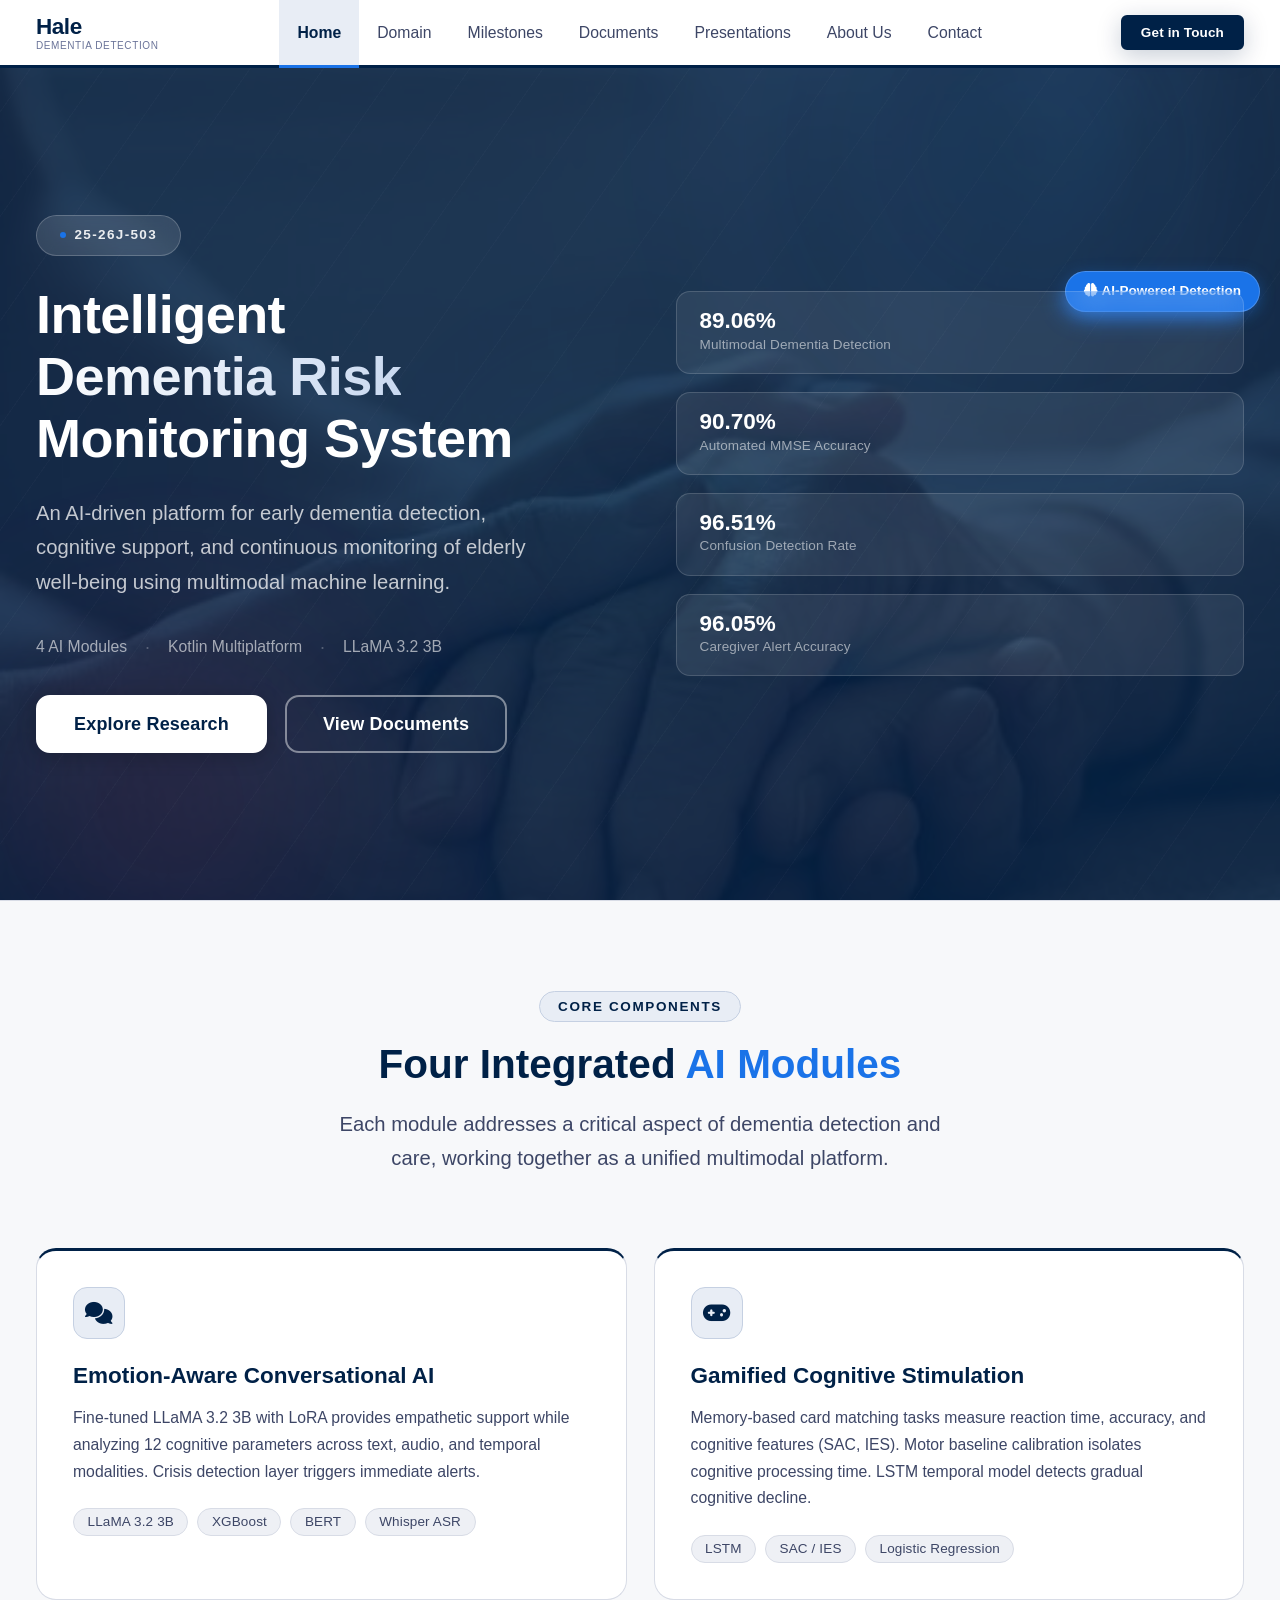
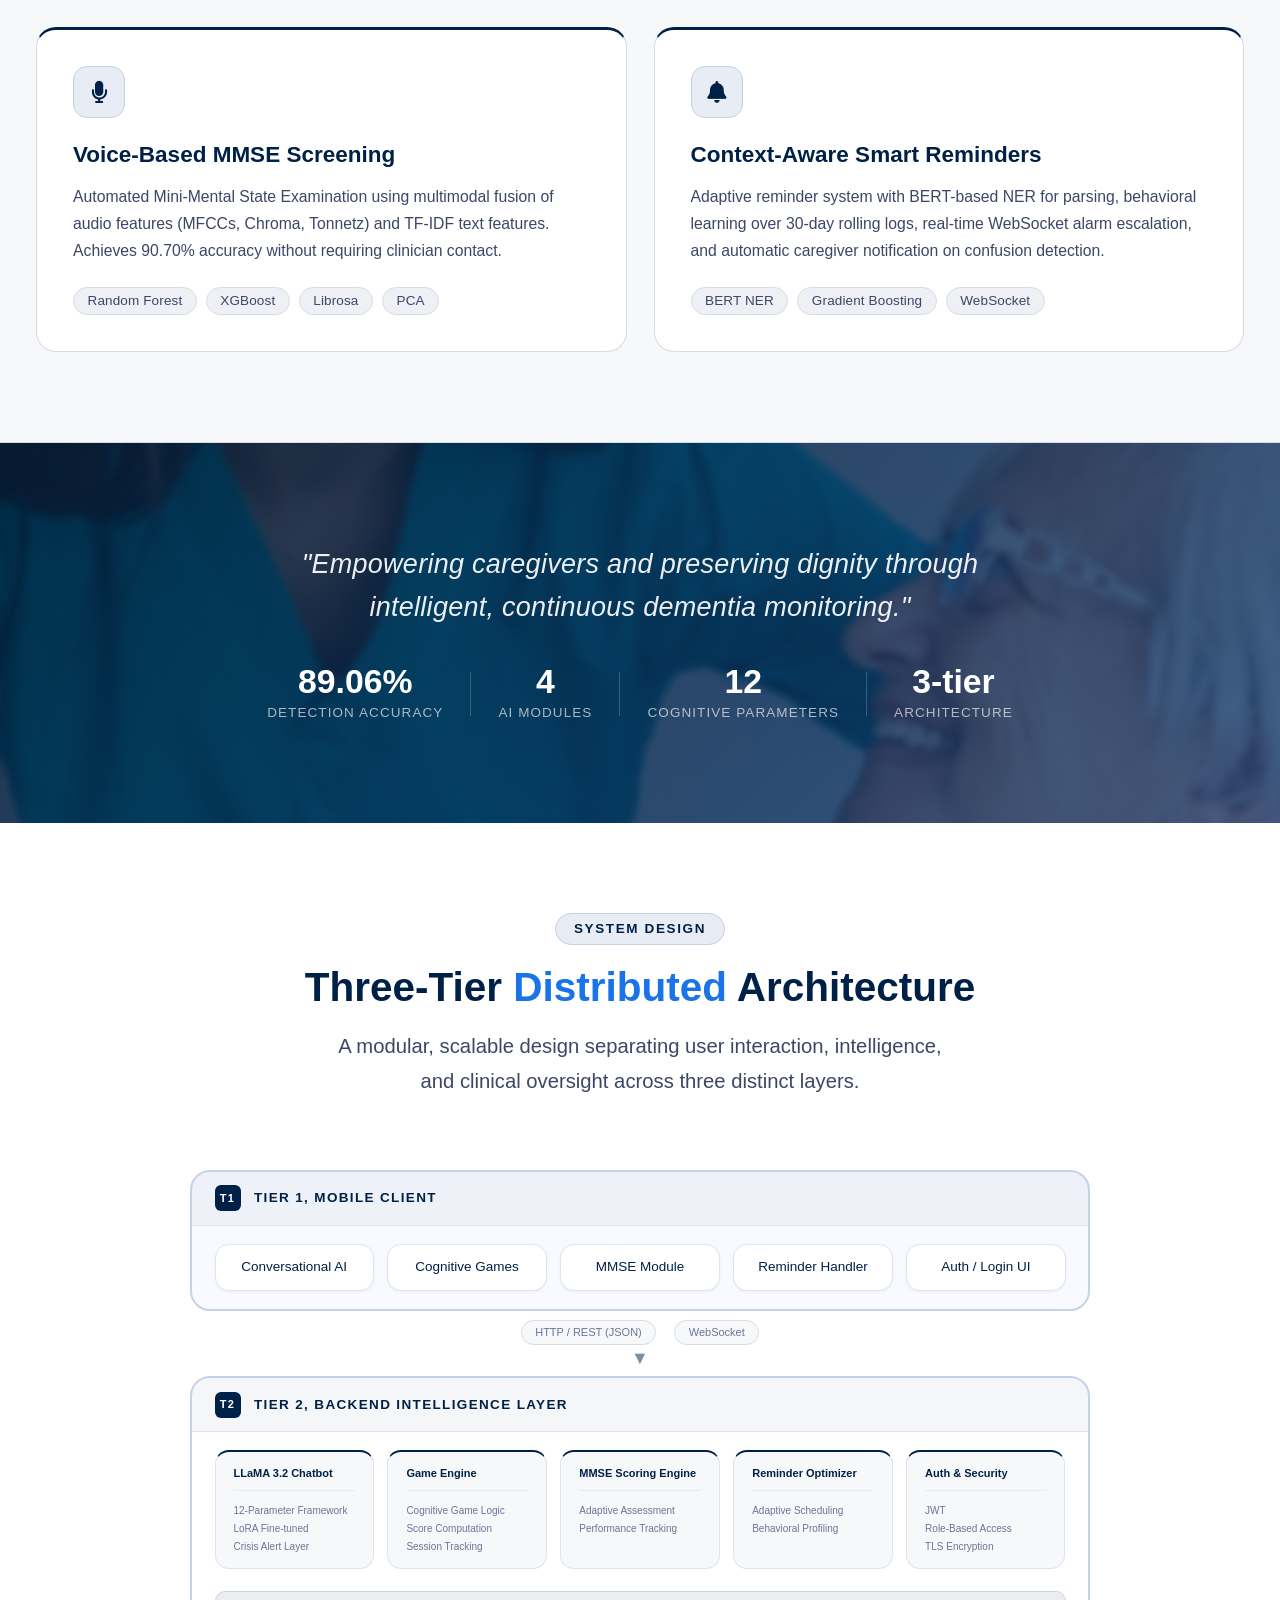
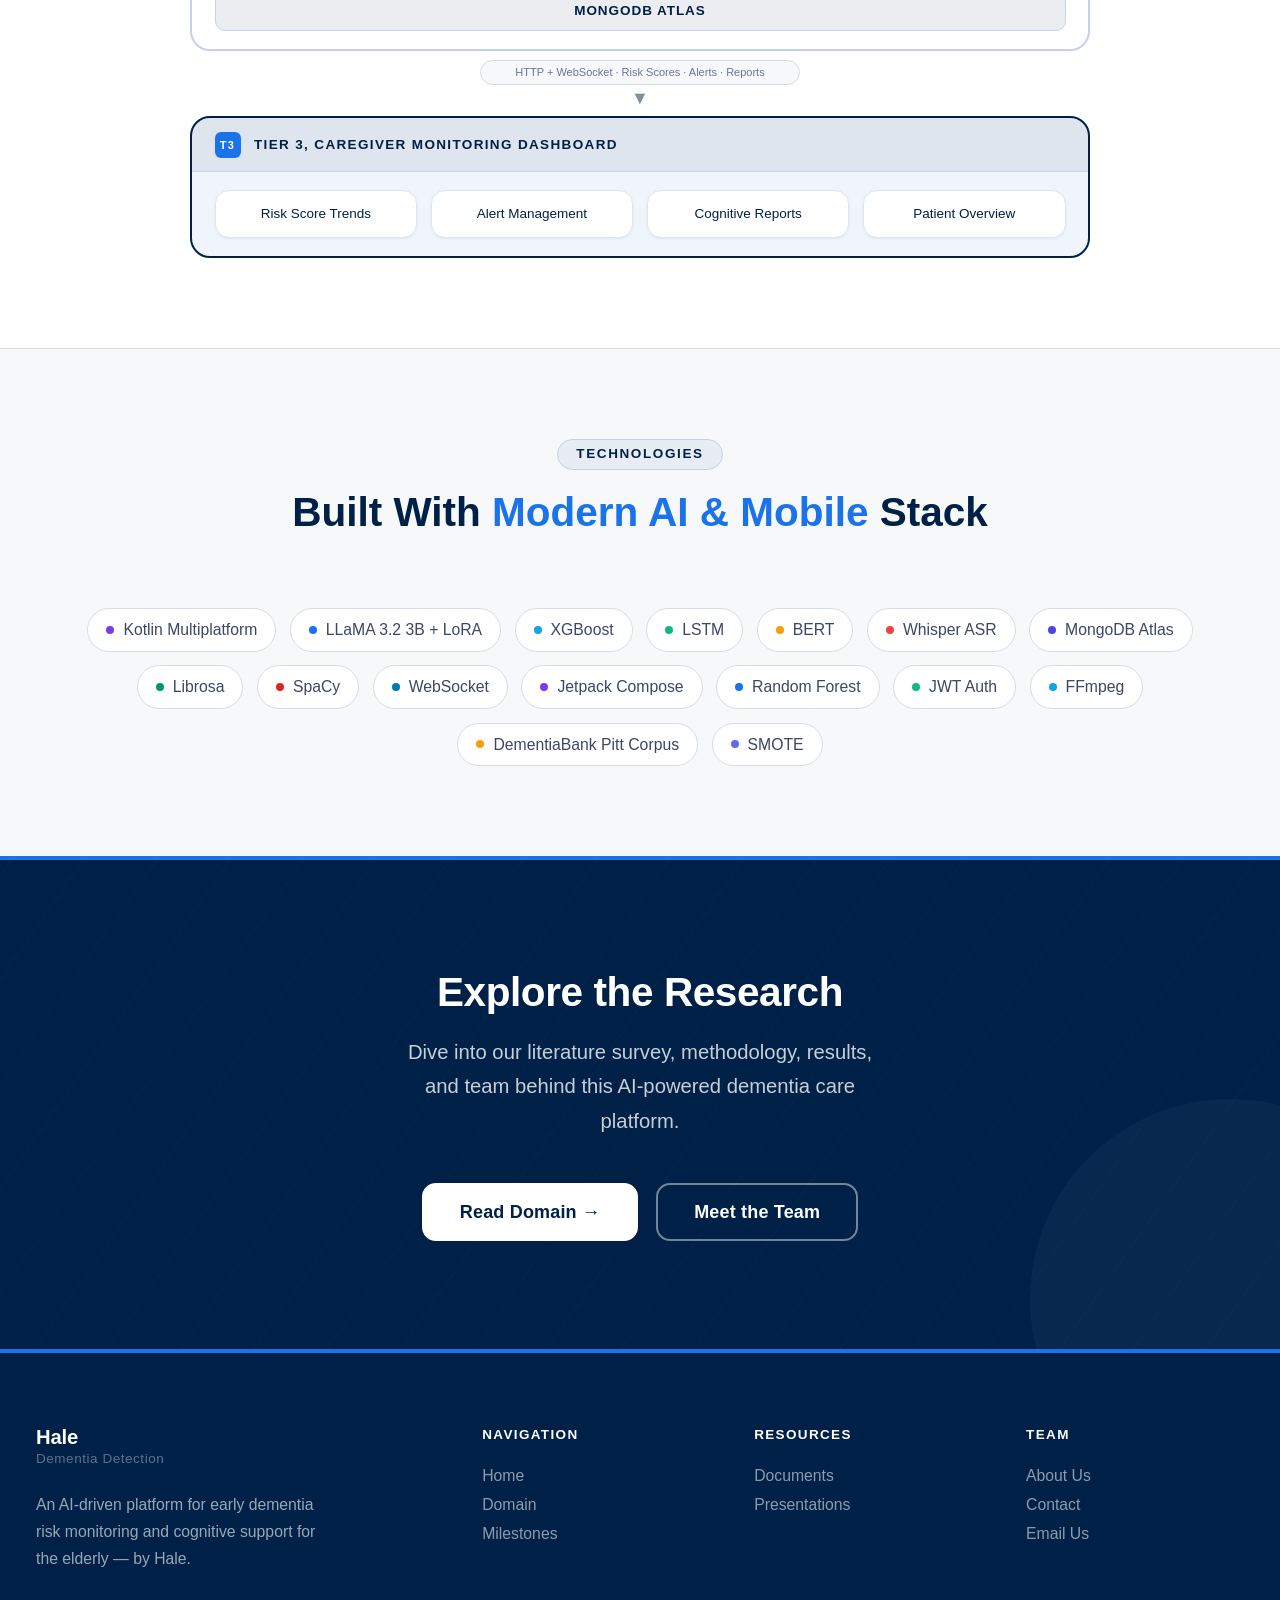
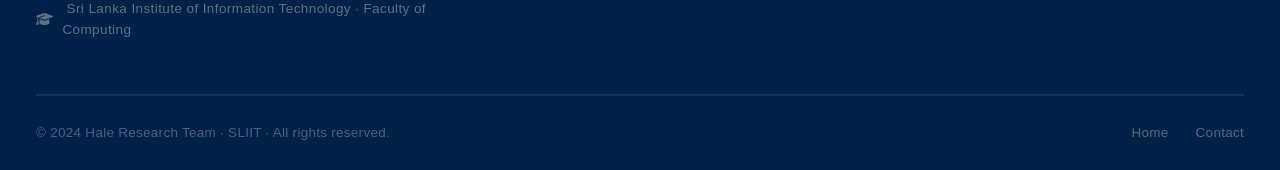
<file: index.html>
<!DOCTYPE html>
<html lang="en">
<head>
  <meta charset="UTF-8" />
  <meta name="viewport" content="width=device-width, initial-scale=1.0" />
  <meta name="description" content="Intelligent Dementia Risk Monitoring and Cognitive Support System, SLIIT Research Project" />
  <title>Hale, Dementia Risk Monitoring Research</title>
  <link rel="stylesheet" href="css/main.css" />
  <link rel="stylesheet" href="css/components/navbar.css" />
  <link rel="stylesheet" href="css/components/footer.css" />
  <link rel="stylesheet" href="css/components/cards.css" />
  <link rel="stylesheet" href="css/components/hero.css" />
  <link rel="stylesheet" href="css/pages/home.css" />
  <link rel="stylesheet" href="css/responsive.css" />
</head>
<body>

  <header class="navbar" role="banner"></header>

  <!-- ══ HERO ══ -->
  <section class="hero">
    <div class="hero__bg">
      <img class="hero__bg-photo" src="assets/images/home/home1.jpeg" alt="" />
      <div class="hero__blob hero__blob--1"></div>
      <div class="hero__blob hero__blob--2"></div>
      <div class="hero__blob hero__blob--3"></div>
      <div class="hero__grid"></div>
    </div>

    <div class="hero__inner">
      <div class="hero__content">
        <div class="hero__tag">
          <span class="hero__tag-dot"></span>
          25-26J-503
        </div>
        <h1 class="hero__title">
          Intelligent<br />
          <span class="hero__title-highlight">Dementia Risk</span><br />
          Monitoring System
        </h1>
        <p class="hero__subtitle">
          An AI-driven platform for early dementia detection, cognitive support,
          and continuous monitoring of elderly well-being using multimodal machine learning.
        </p>
        <div class="hero__meta">
          <span class="hero__meta-item">4 AI Modules</span>
          <span class="hero__meta-dot">·</span>
          <span class="hero__meta-item">Kotlin Multiplatform</span>
          <span class="hero__meta-dot">·</span>
          <span class="hero__meta-item">LLaMA 3.2 3B</span>
        </div>
        <div class="hero__actions">
          <a href="html/domain.html" class="btn btn--primary btn--lg">Explore Research</a>
          <a href="html/documents.html" class="btn btn--outline btn--lg">View Documents</a>
        </div>
      </div>

      <div class="hero__visual">
        <div class="hero__float-badge hero__float-badge--1">
          <i class="fa-solid fa-brain"></i> AI-Powered Detection
        </div>
        <div class="hero__card-stack">
          <div class="hero__metric">
            <div class="hero__metric-body">
              <div class="hero__metric-value">89.06%</div>
              <div class="hero__metric-label">Multimodal Dementia Detection</div>
            </div>
          </div>
          <div class="hero__metric">
            <div class="hero__metric-body">
              <div class="hero__metric-value">90.70%</div>
              <div class="hero__metric-label">Automated MMSE Accuracy</div>
            </div>
          </div>
          <div class="hero__metric">
            <div class="hero__metric-body">
              <div class="hero__metric-value">96.51%</div>
              <div class="hero__metric-label">Confusion Detection Rate</div>
            </div>
          </div>
          <div class="hero__metric">
            <div class="hero__metric-body">
              <div class="hero__metric-value">96.05%</div>
              <div class="hero__metric-label">Caregiver Alert Accuracy</div>
            </div>
          </div>
        </div>

      </div>
    </div>
  </section>

  <!-- ══ MODULES ══ -->
  <section class="section modules-section">
    <div class="container">
      <div class="section-header">
        <span class="section-label">Core Components</span>
        <h2 class="section-title">Four Integrated <span>AI Modules</span></h2>
        <p class="section-desc">
          Each module addresses a critical aspect of dementia detection and care,
          working together as a unified multimodal platform.
        </p>
      </div>
      <div class="modules-grid" data-stagger>
        <div class="feature-card reveal">
          <div class="feature-card__icon"><i class="fa-solid fa-comments"></i></div>
          <h3 class="feature-card__title">Emotion-Aware Conversational AI</h3>
          <p class="feature-card__desc">Fine-tuned LLaMA 3.2 3B with LoRA provides empathetic support while analyzing 12 cognitive parameters across text, audio, and temporal modalities. Crisis detection layer triggers immediate alerts.</p>
          <div class="feature-card__tags">
            <span class="feature-card__tag">LLaMA 3.2 3B</span>
            <span class="feature-card__tag">XGBoost</span>
            <span class="feature-card__tag">BERT</span>
            <span class="feature-card__tag">Whisper ASR</span>
          </div>
        </div>
        <div class="feature-card reveal reveal-delay-1">
          <div class="feature-card__icon"><i class="fa-solid fa-gamepad"></i></div>
          <h3 class="feature-card__title">Gamified Cognitive Stimulation</h3>
          <p class="feature-card__desc">Memory-based card matching tasks measure reaction time, accuracy, and cognitive features (SAC, IES). Motor baseline calibration isolates cognitive processing time. LSTM temporal model detects gradual cognitive decline.</p>
          <div class="feature-card__tags">
            <span class="feature-card__tag">LSTM</span>
            <span class="feature-card__tag">SAC / IES</span>
            <span class="feature-card__tag">Logistic Regression</span>
          </div>
        </div>
        <div class="feature-card reveal reveal-delay-2">
          <div class="feature-card__icon"><i class="fa-solid fa-microphone"></i></div>
          <h3 class="feature-card__title">Voice-Based MMSE Screening</h3>
          <p class="feature-card__desc">Automated Mini-Mental State Examination using multimodal fusion of audio features (MFCCs, Chroma, Tonnetz) and TF-IDF text features. Achieves 90.70% accuracy without requiring clinician contact.</p>
          <div class="feature-card__tags">
            <span class="feature-card__tag">Random Forest</span>
            <span class="feature-card__tag">XGBoost</span>
            <span class="feature-card__tag">Librosa</span>
            <span class="feature-card__tag">PCA</span>
          </div>
        </div>
        <div class="feature-card reveal reveal-delay-3">
          <div class="feature-card__icon"><i class="fa-solid fa-bell"></i></div>
          <h3 class="feature-card__title">Context-Aware Smart Reminders</h3>
          <p class="feature-card__desc">Adaptive reminder system with BERT-based NER for parsing, behavioral learning over 30-day rolling logs, real-time WebSocket alarm escalation, and automatic caregiver notification on confusion detection.</p>
          <div class="feature-card__tags">
            <span class="feature-card__tag">BERT NER</span>
            <span class="feature-card__tag">Gradient Boosting</span>
            <span class="feature-card__tag">WebSocket</span>
          </div>
        </div>
      </div>
    </div>
  </section>

  <!-- ══ PARALLAX IMAGE BANNER ══ -->
  <div class="home-parallax">
    <div class="home-parallax__bg" style="background-image:url('assets/images/home/home2.jpeg')"></div>
    <div class="home-parallax__overlay"></div>
    <div class="home-parallax__content">
      <div class="container">
        <p class="home-parallax__quote">
          "Empowering caregivers and preserving dignity through intelligent, continuous dementia monitoring."
        </p>
        <div class="home-parallax__stats">
          <div class="hps-item"><span class="hps-value">89.06%</span><span class="hps-label">Detection Accuracy</span></div>
          <div class="hps-sep"></div>
          <div class="hps-item"><span class="hps-value">4</span><span class="hps-label">AI Modules</span></div>
          <div class="hps-sep"></div>
          <div class="hps-item"><span class="hps-value">12</span><span class="hps-label">Cognitive Parameters</span></div>
          <div class="hps-sep"></div>
          <div class="hps-item"><span class="hps-value">3-tier</span><span class="hps-label">Architecture</span></div>
        </div>
      </div>
    </div>
  </div>

  <!-- ══ ARCHITECTURE ══ -->
  <section class="section arch-section">
    <div class="container">
      <div class="section-header reveal">
        <span class="section-label">System Design</span>
        <h2 class="section-title">Three-Tier <span>Distributed</span> Architecture</h2>
        <p class="section-desc">A modular, scalable design separating user interaction, intelligence, and clinical oversight across three distinct layers.</p>
      </div>

      <!-- CSS Architecture Diagram -->
      <div class="arch-diagram reveal">

        <!-- Tier 1 -->
        <div class="arch-tier arch-tier--1">
          <div class="arch-tier__header">
            <span class="arch-tier__badge">T1</span>
            TIER 1, MOBILE CLIENT
          </div>
          <div class="arch-tier__nodes">
            <div class="arch-node"><span>Conversational AI</span></div>
            <div class="arch-node"><span>Cognitive Games</span></div>
            <div class="arch-node"><span>MMSE Module</span></div>
            <div class="arch-node"><span>Reminder Handler</span></div>
            <div class="arch-node"><span>Auth / Login UI</span></div>
          </div>
        </div>

        <!-- Arrow 1→2 -->
        <div class="arch-conn">
          <div class="arch-conn__labels">
            <span class="arch-conn__tag">HTTP / REST (JSON)</span>
            <span class="arch-conn__tag">WebSocket</span>
          </div>
          <div class="arch-conn__arrow">▼</div>
        </div>

        <!-- Tier 2 -->
        <div class="arch-tier arch-tier--2">
          <div class="arch-tier__header">
            <span class="arch-tier__badge">T2</span>
            TIER 2, BACKEND INTELLIGENCE LAYER
          </div>
          <div class="arch-tier__modules">
            <div class="arch-module">
              <div class="arch-module__name">LLaMA 3.2 Chatbot</div>
              <div class="arch-module__subs">
                <span>12-Parameter Framework</span>
                <span>LoRA Fine-tuned</span>
                <span>Crisis Alert Layer</span>
              </div>
            </div>
            <div class="arch-module">
              <div class="arch-module__name">Game Engine</div>
              <div class="arch-module__subs">
                <span>Cognitive Game Logic</span>
                <span>Score Computation</span>
                <span>Session Tracking</span>
              </div>
            </div>
            <div class="arch-module">
              <div class="arch-module__name">MMSE Scoring Engine</div>
              <div class="arch-module__subs">
                <span>Adaptive Assessment</span>
                <span>Performance Tracking</span>
              </div>
            </div>
            <div class="arch-module">
              <div class="arch-module__name">Reminder Optimizer</div>
              <div class="arch-module__subs">
                <span>Adaptive Scheduling</span>
                <span>Behavioral Profiling</span>
              </div>
            </div>
            <div class="arch-module">
              <div class="arch-module__name">Auth &amp; Security</div>
              <div class="arch-module__subs">
                <span>JWT</span>
                <span>Role-Based Access</span>
                <span>TLS Encryption</span>
              </div>
            </div>
          </div>
          <div class="arch-tier__db">MongoDB Atlas</div>
        </div>

        <!-- Arrow 2→3 -->
        <div class="arch-conn">
          <div class="arch-conn__labels">
            <span class="arch-conn__tag arch-conn__tag--wide">HTTP + WebSocket · Risk Scores · Alerts · Reports</span>
          </div>
          <div class="arch-conn__arrow">▼</div>
        </div>

        <!-- Tier 3 -->
        <div class="arch-tier arch-tier--3">
          <div class="arch-tier__header">
            <span class="arch-tier__badge">T3</span>
            TIER 3, CAREGIVER MONITORING DASHBOARD
          </div>
          <div class="arch-tier__nodes">
            <div class="arch-node"><span>Risk Score Trends</span></div>
            <div class="arch-node"><span>Alert Management</span></div>
            <div class="arch-node"><span>Cognitive Reports</span></div>
            <div class="arch-node"><span>Patient Overview</span></div>
          </div>
        </div>

      </div><!-- /arch-diagram -->
    </div>
  </section>

  <!-- ══ TECH STACK ══ -->
  <section class="section tech-section">
    <div class="container">
      <div class="section-header reveal">
        <span class="section-label">Technologies</span>
        <h2 class="section-title">Built With <span>Modern AI &amp; Mobile</span> Stack</h2>
      </div>

      <div class="tech-grid reveal">
        <span class="tech-pill"><span class="tech-pill__dot" style="background:#7c3aed"></span>Kotlin Multiplatform</span>
        <span class="tech-pill"><span class="tech-pill__dot" style="background:#1a73e8"></span>LLaMA 3.2 3B + LoRA</span>
        <span class="tech-pill"><span class="tech-pill__dot" style="background:#0ea5e9"></span>XGBoost</span>
        <span class="tech-pill"><span class="tech-pill__dot" style="background:#10b981"></span>LSTM</span>
        <span class="tech-pill"><span class="tech-pill__dot" style="background:#f59e0b"></span>BERT</span>
        <span class="tech-pill"><span class="tech-pill__dot" style="background:#ef4444"></span>Whisper ASR</span>
        <span class="tech-pill"><span class="tech-pill__dot" style="background:#4f46e5"></span>MongoDB Atlas</span>
        <span class="tech-pill"><span class="tech-pill__dot" style="background:#059669"></span>Librosa</span>
        <span class="tech-pill"><span class="tech-pill__dot" style="background:#dc2626"></span>SpaCy</span>
        <span class="tech-pill"><span class="tech-pill__dot" style="background:#0077b6"></span>WebSocket</span>
        <span class="tech-pill"><span class="tech-pill__dot" style="background:#7c3aed"></span>Jetpack Compose</span>
        <span class="tech-pill"><span class="tech-pill__dot" style="background:#1a73e8"></span>Random Forest</span>
        <span class="tech-pill"><span class="tech-pill__dot" style="background:#10b981"></span>JWT Auth</span>
        <span class="tech-pill"><span class="tech-pill__dot" style="background:#0ea5e9"></span>FFmpeg</span>
        <span class="tech-pill"><span class="tech-pill__dot" style="background:#f59e0b"></span>DementiaBank Pitt Corpus</span>
        <span class="tech-pill"><span class="tech-pill__dot" style="background:#6366f1"></span>SMOTE</span>
      </div>
    </div>
  </section>


  <!-- ══ CTA ══ -->
  <section class="cta-section">
    <div class="container">
      <div class="reveal">
        <h2 class="cta-section__title">Explore the Research</h2>
        <p class="cta-section__desc">Dive into our literature survey, methodology, results, and team behind this AI-powered dementia care platform.</p>
        <div class="flex-center gap-4" style="flex-wrap:wrap">
          <a href="html/domain.html" class="btn btn--primary btn--lg">Read Domain →</a>
          <a href="html/about.html" class="btn btn--outline btn--lg">Meet the Team</a>
        </div>
      </div>
    </div>
  </section>

  <footer class="footer"></footer>

  <script src="js/main.js"></script>
  <script src="js/components/navbar.js"></script>
  <script src="js/components/animations.js"></script>
</body>
</html>
</file>
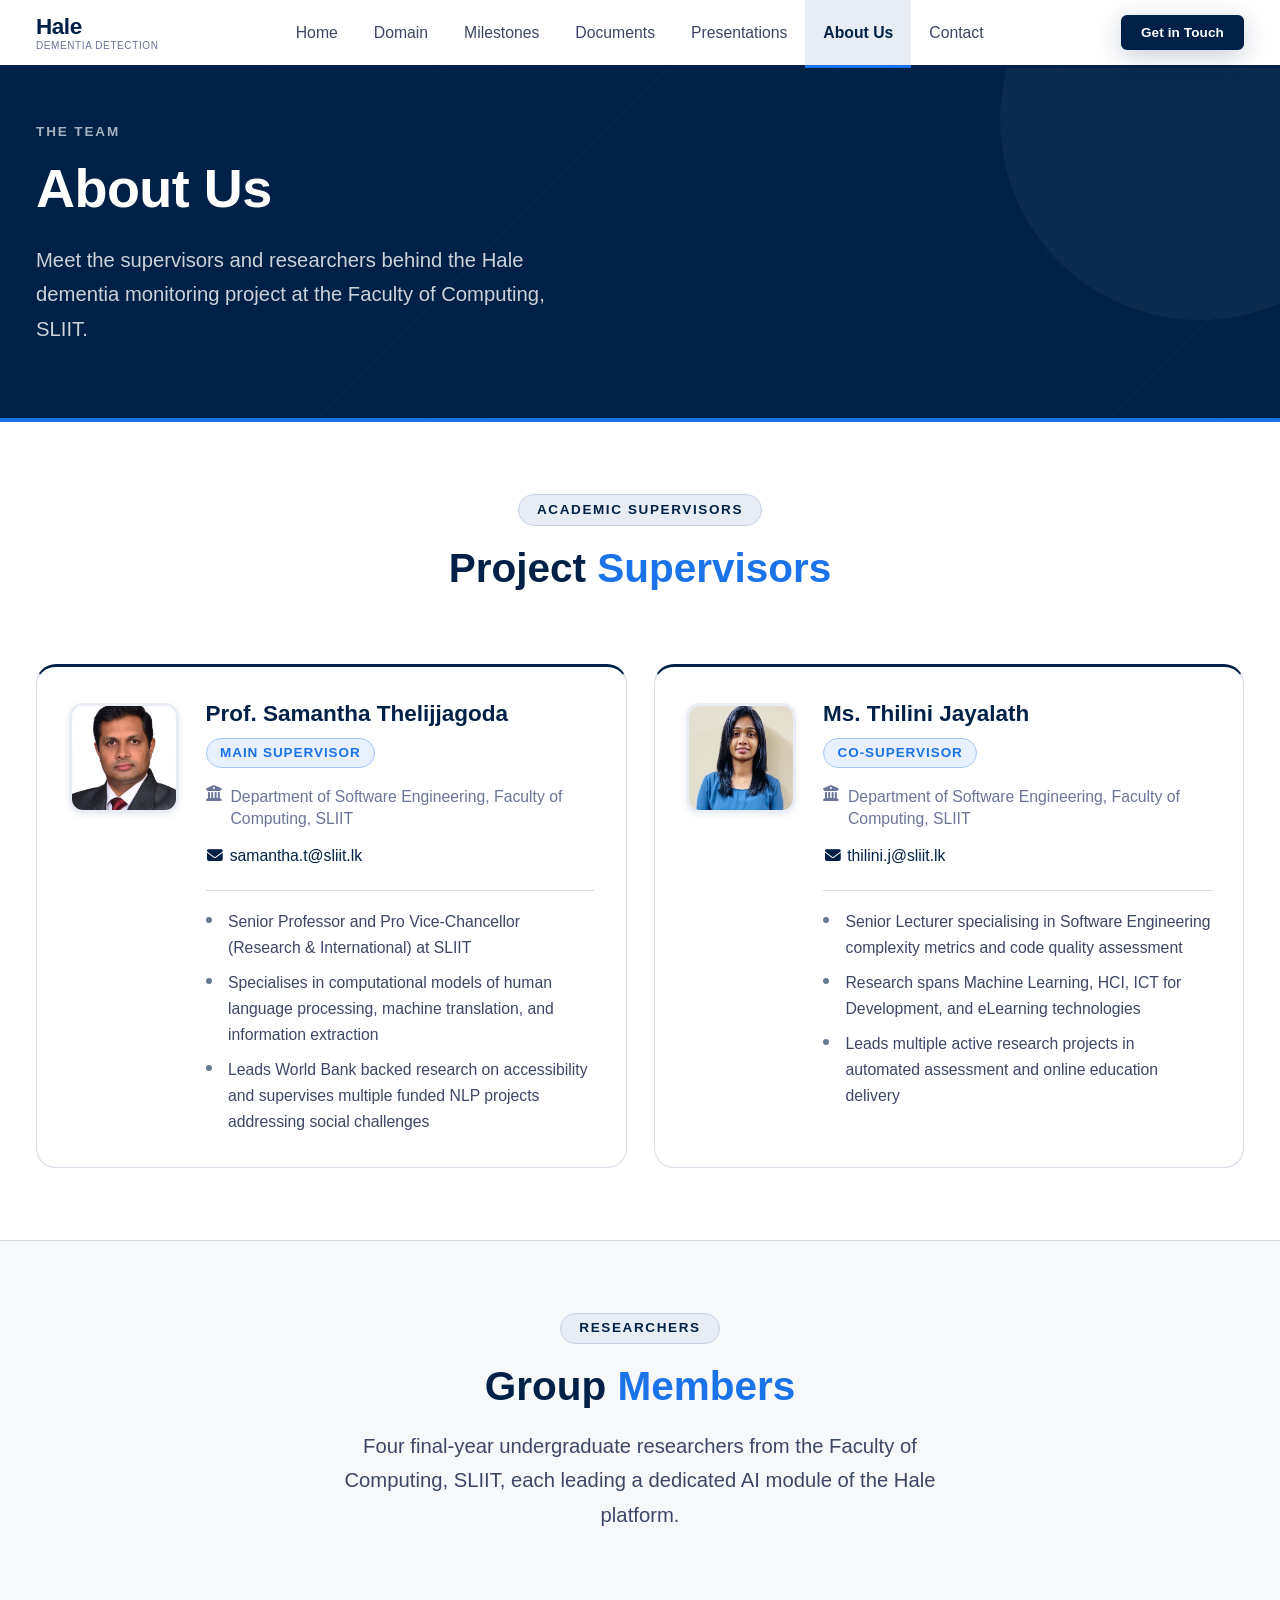
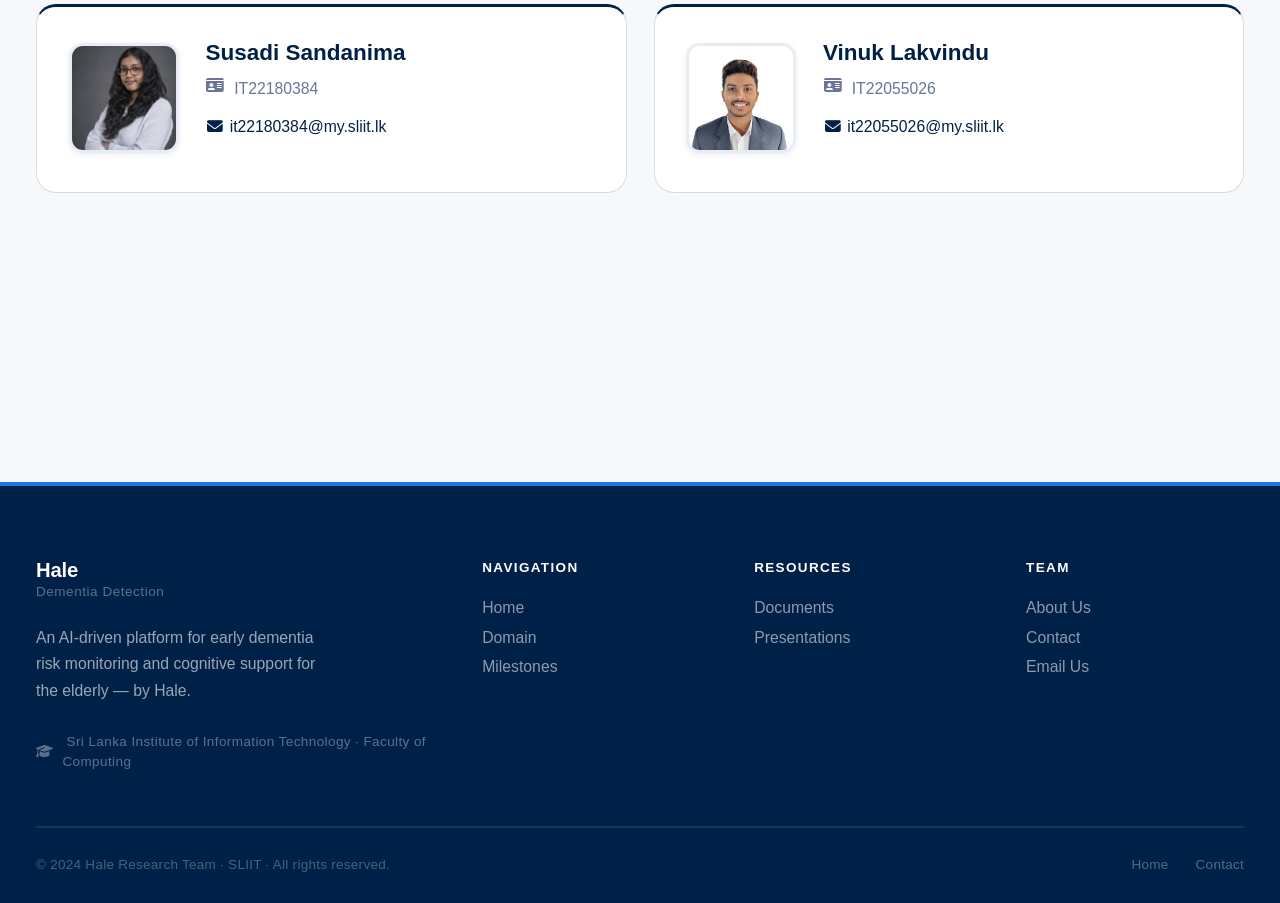
<file: html/about.html>
<!DOCTYPE html>
<html lang="en">
<head>
  <meta charset="UTF-8" />
  <meta name="viewport" content="width=device-width, initial-scale=1.0" />
  <meta name="description" content="About Us, Meet the Hale research team at SLIIT" />
  <title>About Us | Hale</title>

  <link rel="stylesheet" href="../css/main.css" />
  <link rel="stylesheet" href="../css/components/navbar.css" />
  <link rel="stylesheet" href="../css/components/footer.css" />
  <link rel="stylesheet" href="../css/components/cards.css" />
  <link rel="stylesheet" href="../css/pages/about.css" />
  <link rel="stylesheet" href="../css/responsive.css" />
</head>
<body>

  <header class="navbar" role="banner"></header>

  <!-- Page Banner -->
  <div class="page-banner">
    <div class="container">
      <div class="page-banner__label">The Team</div>
      <h1 class="page-banner__title">About Us</h1>
      <p class="page-banner__desc">
        Meet the supervisors and researchers behind the Hale dementia monitoring project
        at the Faculty of Computing, SLIIT.
      </p>
    </div>
  </div>

  <main class="about-page">

    <!-- ── Supervisors ── -->
    <section class="supervisors-section">
      <div class="container">
        <div class="section-header reveal">
          <span class="section-label">Academic Supervisors</span>
          <h2 class="section-title">Project <span>Supervisors</span></h2>
        </div>

        <div class="supervisors-grid">

          <div class="about-card reveal">
            <div class="about-card__photo-wrap">
              <img src="../assets/images/team/Samantha.jpg"
                   alt="Prof. Samantha Thelijjagoda"
                   class="about-card__photo"
                   onerror="this.style.display='none';this.nextElementSibling.style.display='flex'" />
              <div class="about-card__photo-placeholder" style="display:none">ST</div>
            </div>
            <div class="about-card__body">
              <div class="about-card__name">Prof. Samantha Thelijjagoda</div>
              <div class="about-card__role">Main Supervisor</div>
              <div class="about-card__meta">
                <i class="fa-solid fa-building-columns fa-fw"></i>
                Department of Software Engineering, Faculty of Computing, SLIIT
              </div>
              <a href="mailto:samantha.t@sliit.lk" class="about-card__email">
                <i class="fa-solid fa-envelope fa-fw"></i> samantha.t@sliit.lk
              </a>
              <div class="about-card__divider"></div>
              <ul class="about-card__points">
                <li>Senior Professor and Pro Vice-Chancellor (Research &amp; International) at SLIIT</li>
                <li>Specialises in computational models of human language processing, machine translation, and information extraction</li>
                <li>Leads World Bank backed research on accessibility and supervises multiple funded NLP projects addressing social challenges</li>
              </ul>
            </div>
          </div>

          <div class="about-card reveal reveal-delay-1">
            <div class="about-card__photo-wrap">
              <img src="../assets/images/team/thilinij-1600674933.jpg"
                   alt="Ms. Thilini Jayalath"
                   class="about-card__photo"
                   onerror="this.style.display='none';this.nextElementSibling.style.display='flex'" />
              <div class="about-card__photo-placeholder" style="display:none">TJ</div>
            </div>
            <div class="about-card__body">
              <div class="about-card__name">Ms. Thilini Jayalath</div>
              <div class="about-card__role">Co-Supervisor</div>
              <div class="about-card__meta">
                <i class="fa-solid fa-building-columns fa-fw"></i>
                Department of Software Engineering, Faculty of Computing, SLIIT
              </div>
              <a href="mailto:thilini.j@sliit.lk" class="about-card__email">
                <i class="fa-solid fa-envelope fa-fw"></i> thilini.j@sliit.lk
              </a>
              <div class="about-card__divider"></div>
              <ul class="about-card__points">
                <li>Senior Lecturer specialising in Software Engineering complexity metrics and code quality assessment</li>
                <li>Research spans Machine Learning, HCI, ICT for Development, and eLearning technologies</li>
                <li>Leads multiple active research projects in automated assessment and online education delivery</li>
              </ul>
            </div>
          </div>

        </div>
      </div>
    </section>

    <!-- ── Researchers ── -->
    <section class="researchers-section">
      <div class="container">
        <div class="section-header reveal">
          <span class="section-label">Researchers</span>
          <h2 class="section-title">Group <span>Members</span></h2>
          <p class="section-desc">
            Four final-year undergraduate researchers from the Faculty of Computing, SLIIT,
            each leading a dedicated AI module of the Hale platform.
          </p>
        </div>

        <div class="researcher-grid">

          <!-- Susadi Sandanima -->
          <div class="about-card reveal">
            <div class="about-card__photo-wrap">
              <img src="../assets/images/team/susadi.jpeg"
                   alt="Susadi Sandanima"
                   class="about-card__photo"
                   onerror="this.style.display='none';this.nextElementSibling.style.display='flex'" />
              <div class="about-card__photo-placeholder" style="display:none">SS</div>
            </div>
            <div class="about-card__body">
              <div class="about-card__name">Susadi Sandanima</div>

              <div class="about-card__meta">
                <i class="fa-solid fa-id-card fa-fw"></i> IT22180384
              </div>
              <a href="mailto:it22180384@my.sliit.lk" class="about-card__email">
                <i class="fa-solid fa-envelope fa-fw"></i> it22180384@my.sliit.lk
              </a>
            </div>
          </div>

          <!-- Vinuk Lakvindu -->
          <div class="about-card reveal reveal-delay-1">
            <div class="about-card__photo-wrap">
              <img src="../assets/images/team/vinuk.jpg"
                   alt="Vinuk Lakvindu"
                   class="about-card__photo"
                   onerror="this.style.display='none';this.nextElementSibling.style.display='flex'" />
              <div class="about-card__photo-placeholder" style="display:none">VL</div>
            </div>
            <div class="about-card__body">
              <div class="about-card__name">Vinuk Lakvindu</div>

              <div class="about-card__meta">
                <i class="fa-solid fa-id-card fa-fw"></i> IT22055026
              </div>
              <a href="mailto:it22055026@my.sliit.lk" class="about-card__email">
                <i class="fa-solid fa-envelope fa-fw"></i> it22055026@my.sliit.lk
              </a>
            </div>
          </div>

          <!-- Tharushi Methmini -->
          <div class="about-card reveal reveal-delay-2">
            <div class="about-card__photo-wrap">
              <img src="../assets/images/team/tharushi.PNG"
                   alt="Tharushi Methmini"
                   class="about-card__photo"
                   onerror="this.style.display='none';this.nextElementSibling.style.display='flex'" />
              <div class="about-card__photo-placeholder" style="display:none">TM</div>
            </div>
            <div class="about-card__body">
              <div class="about-card__name">Tharushi Methmini</div>

              <div class="about-card__meta">
                <i class="fa-solid fa-id-card fa-fw"></i> IT22267504
              </div>
              <a href="mailto:it22267504@my.sliit.lk" class="about-card__email">
                <i class="fa-solid fa-envelope fa-fw"></i> it22267504@my.sliit.lk
              </a>
            </div>
          </div>

          <!-- Vindi Perera -->
          <div class="about-card reveal reveal-delay-3">
            <div class="about-card__photo-wrap">
              <img src="../assets/images/team/vindi.jpeg"
                   alt="Vindi Perera"
                   class="about-card__photo"
                   onerror="this.style.display='none';this.nextElementSibling.style.display='flex'" />
              <div class="about-card__photo-placeholder" style="display:none">VP</div>
            </div>
            <div class="about-card__body">
              <div class="about-card__name">Vindi Perera</div>

              <div class="about-card__meta">
                <i class="fa-solid fa-id-card fa-fw"></i> IT22363916
              </div>
              <a href="mailto:it22363916@my.sliit.lk" class="about-card__email">
                <i class="fa-solid fa-envelope fa-fw"></i> it22363916@my.sliit.lk
              </a>
            </div>
          </div>

        </div>
      </div>
    </section>

  </main>

  <footer class="footer"></footer>

  <script src="../js/main.js"></script>
  <script src="../js/components/navbar.js"></script>
  <script src="../js/components/animations.js"></script>
</body>
</html>
</file>
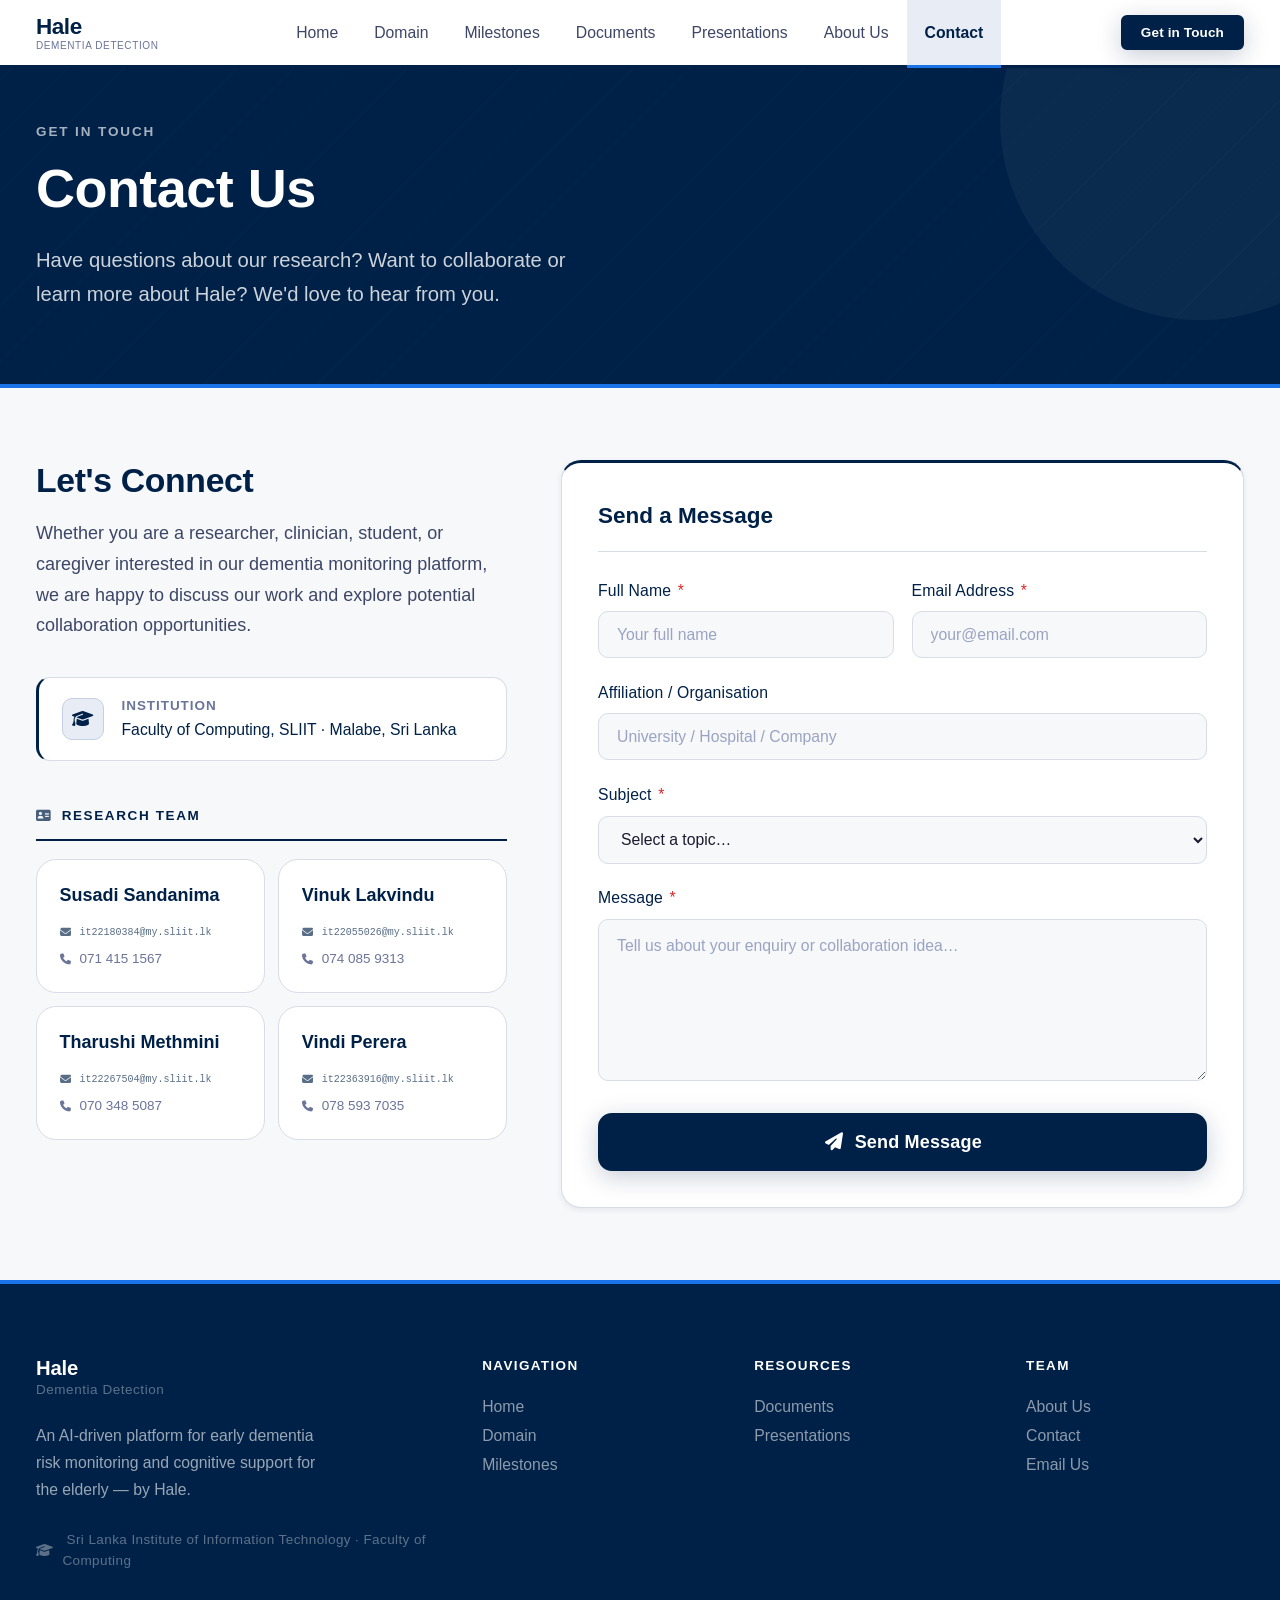
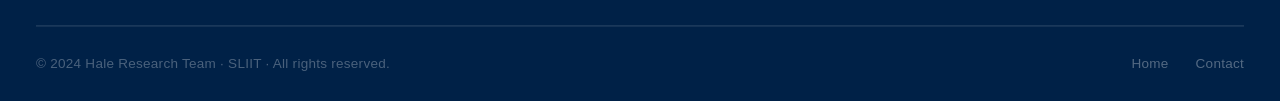
<file: html/contact.html>
<!DOCTYPE html>
<html lang="en">
<head>
  <meta charset="UTF-8" />
  <meta name="viewport" content="width=device-width, initial-scale=1.0" />
  <meta name="description" content="Contact Us, Get in touch with the Hale research team" />
  <title>Contact | Hale</title>

  <link rel="stylesheet" href="../css/main.css" />
  <link rel="stylesheet" href="../css/components/navbar.css" />
  <link rel="stylesheet" href="../css/components/footer.css" />
  <link rel="stylesheet" href="../css/pages/contact.css" />
  <link rel="stylesheet" href="../css/responsive.css" />
</head>
<body>

  <header class="navbar" role="banner"></header>

  <!-- Page Banner -->
  <div class="page-banner">
    <div class="container">
      <div class="page-banner__label">Get in Touch</div>
      <h1 class="page-banner__title">Contact Us</h1>
      <p class="page-banner__desc">
        Have questions about our research? Want to collaborate or learn more about Hale?
        We'd love to hear from you.
      </p>
    </div>
  </div>

  <main class="contact-page">
    <div class="contact-main">
      <div class="container">
        <div class="contact-layout">

          <!-- ── Left: Info ── -->
          <div class="contact-info reveal-left">
            <h2 class="contact-info__title">Let's Connect</h2>
            <p class="contact-info__desc">
              Whether you are a researcher, clinician, student, or caregiver interested in our
              dementia monitoring platform, we are happy to discuss our work and explore potential
              collaboration opportunities.
            </p>

            <div class="contact-cards">
              <div class="contact-card">
                <div class="contact-card__icon"><i class="fa-solid fa-graduation-cap"></i></div>
                <div>
                  <div class="contact-card__label">Institution</div>
                  <div class="contact-card__value">Faculty of Computing, SLIIT · Malabe, Sri Lanka</div>
                </div>
              </div>
            </div>

            <!-- Member Cards Grid -->
            <div class="member-cards-wrap">
              <div class="member-cards-label">
                <i class="fa-solid fa-address-card"></i>
                Research Team
              </div>
              <div class="member-cards-grid">

                <div class="member-card">
                  <div class="member-card__body">
                    <div class="member-card__name">Susadi Sandanima</div>
                    <div class="member-card__contacts">
                      <a href="mailto:it22180384@my.sliit.lk" class="member-card__link member-card__link--email">
                        <i class="fa-solid fa-envelope"></i>
                        <span>it22180384@my.sliit.lk</span>
                      </a>
                      <a href="tel:+94714151567" class="member-card__link member-card__link--phone">
                        <i class="fa-solid fa-phone"></i>
                        <span>071 415 1567</span>
                      </a>
                    </div>
                  </div>
                </div>

                <div class="member-card">
                  <div class="member-card__body">
                    <div class="member-card__name">Vinuk Lakvindu</div>
                    <div class="member-card__contacts">
                      <a href="mailto:it22055026@my.sliit.lk" class="member-card__link member-card__link--email">
                        <i class="fa-solid fa-envelope"></i>
                        <span>it22055026@my.sliit.lk</span>
                      </a>
                      <a href="tel:+94740859313" class="member-card__link member-card__link--phone">
                        <i class="fa-solid fa-phone"></i>
                        <span>074 085 9313</span>
                      </a>
                    </div>
                  </div>
                </div>

                <div class="member-card">
                  <div class="member-card__body">
                    <div class="member-card__name">Tharushi Methmini</div>
                    <div class="member-card__contacts">
                      <a href="mailto:it22267504@my.sliit.lk" class="member-card__link member-card__link--email">
                        <i class="fa-solid fa-envelope"></i>
                        <span>it22267504@my.sliit.lk</span>
                      </a>
                      <a href="tel:+94703485087" class="member-card__link member-card__link--phone">
                        <i class="fa-solid fa-phone"></i>
                        <span>070 348 5087</span>
                      </a>
                    </div>
                  </div>
                </div>

                <div class="member-card">
                  <div class="member-card__body">
                    <div class="member-card__name">Vindi Perera</div>
                    <div class="member-card__contacts">
                      <a href="mailto:it22363916@my.sliit.lk" class="member-card__link member-card__link--email">
                        <i class="fa-solid fa-envelope"></i>
                        <span>it22363916@my.sliit.lk</span>
                      </a>
                      <a href="tel:+94785937035" class="member-card__link member-card__link--phone">
                        <i class="fa-solid fa-phone"></i>
                        <span>078 593 7035</span>
                      </a>
                    </div>
                  </div>
                </div>

              </div>
            </div>
          </div>

          <!-- ── Right: Form ── -->
          <div class="contact-form-wrap reveal-right">
            <h3 class="contact-form-wrap__title">Send a Message</h3>

            <div id="form-success" class="form-msg form-msg--success">
              <i class="fa-solid fa-circle-check"></i> Message sent! We'll get back to you within a few days.
            </div>
            <div id="form-error" class="form-msg form-msg--error">
              <i class="fa-solid fa-circle-xmark"></i> Please fill in all required fields correctly.
            </div>

            <form id="contact-form" class="form" novalidate>
              <div class="form-row">
                <div class="form-field">
                  <label class="form-label" for="name">Full Name <span>*</span></label>
                  <input class="form-input" type="text" id="name" name="name"
                         placeholder="Your full name" required autocomplete="name" />
                </div>
                <div class="form-field">
                  <label class="form-label" for="email">Email Address <span>*</span></label>
                  <input class="form-input" type="email" id="email" name="email"
                         placeholder="your@email.com" required autocomplete="email" />
                </div>
              </div>

              <div class="form-field">
                <label class="form-label" for="affiliation">Affiliation / Organisation</label>
                <input class="form-input" type="text" id="affiliation" name="affiliation"
                       placeholder="University / Hospital / Company" />
              </div>

              <div class="form-field">
                <label class="form-label" for="subject">Subject <span>*</span></label>
                <select class="form-select" id="subject" name="subject" required>
                  <option value="" disabled selected>Select a topic…</option>
                  <option value="research">Research Enquiry</option>
                  <option value="collaboration">Collaboration Proposal</option>
                  <option value="clinical">Clinical / Healthcare Application</option>
                  <option value="dataset">Dataset / Data Access</option>
                  <option value="general">General Question</option>
                  <option value="other">Other</option>
                </select>
              </div>

              <div class="form-field">
                <label class="form-label" for="message">Message <span>*</span></label>
                <textarea class="form-textarea" id="message" name="message"
                          placeholder="Tell us about your enquiry or collaboration idea…"
                          rows="5" required></textarea>
              </div>

              <div class="form-submit">
                <button type="submit" class="btn btn--primary btn--lg">
                  <i class="fa-solid fa-paper-plane fa-fw"></i> Send Message
                </button>
              </div>
            </form>
          </div>

        </div>
      </div>
    </div>
  </main>

  <footer class="footer"></footer>

  <script src="../js/main.js"></script>
  <script src="../js/components/navbar.js"></script>
  <script src="../js/components/animations.js"></script>
  <script src="../js/pages/contact.js"></script>
</body>
</html>
</file>
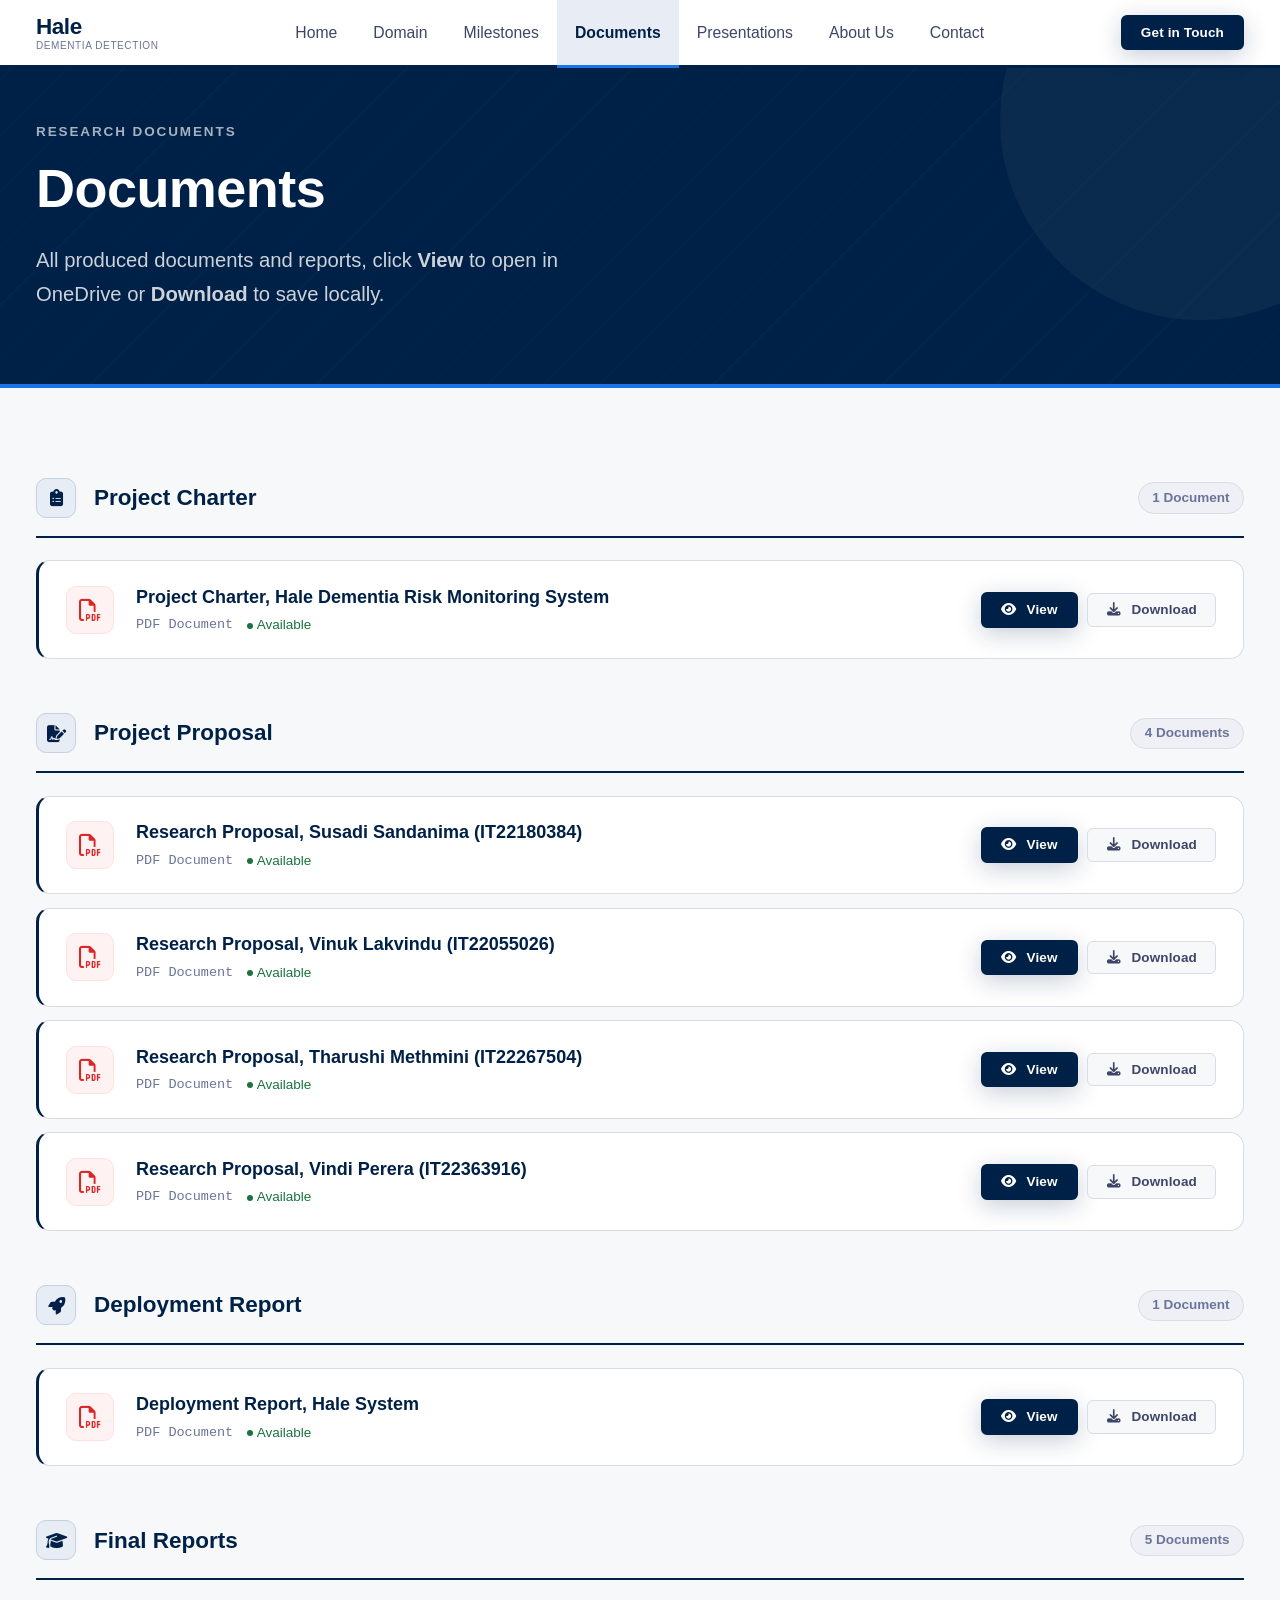
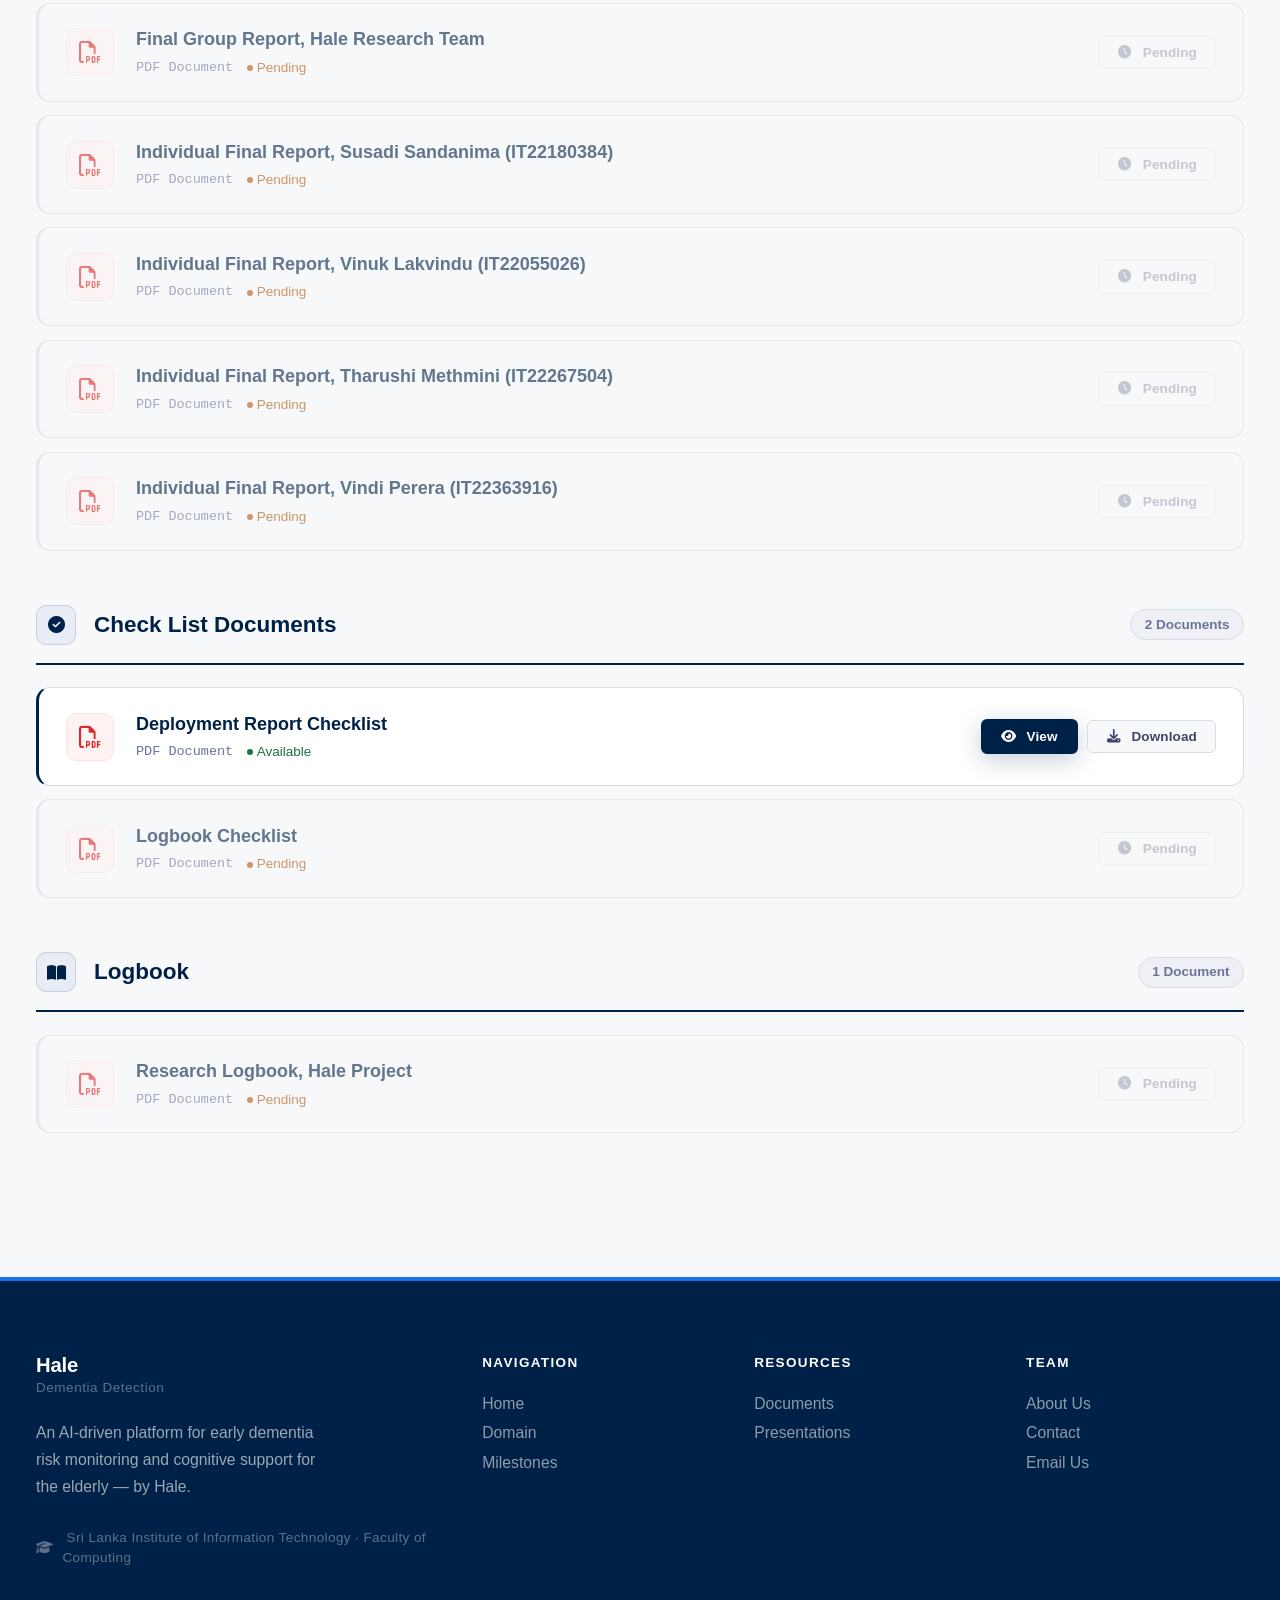
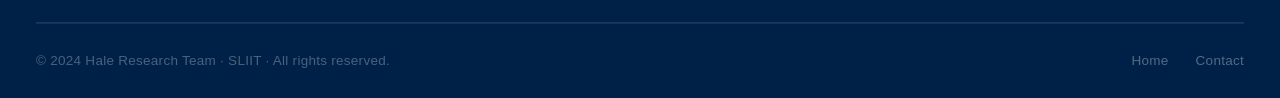
<file: html/documents.html>
<!DOCTYPE html>
<html lang="en">
<head>
  <meta charset="UTF-8" />
  <meta name="viewport" content="width=device-width, initial-scale=1.0" />
  <meta name="description" content="Documents, All research documents, reports and checklists for Hale research project" />
  <title>Documents | Hale</title>
  <link rel="stylesheet" href="../css/main.css" />
  <link rel="stylesheet" href="../css/components/navbar.css" />
  <link rel="stylesheet" href="../css/components/footer.css" />
  <link rel="stylesheet" href="../css/components/cards.css" />
  <link rel="stylesheet" href="../css/pages/documents.css" />
  <link rel="stylesheet" href="../css/responsive.css" />
</head>
<body>

  <header class="navbar" role="banner"></header>

  <div class="page-banner">
    <div class="container">
      <div class="page-banner__label">Research Documents</div>
      <h1 class="page-banner__title">Documents</h1>
      <p class="page-banner__desc">
        All produced documents and reports, click <strong>View</strong> to open in OneDrive or <strong>Download</strong> to save locally.
      </p>
    </div>
  </div>

  <main class="documents-page section">
    <div class="container">

      <!-- ── 1. Project Charter ── -->
      <div class="doc-section reveal">
        <div class="doc-section__header">
          <div class="doc-section__icon"><i class="fa-solid fa-clipboard-list"></i></div>
          <h2 class="doc-section__title">Project Charter</h2>
          <span class="doc-section__count">1 Document</span>
        </div>
        <div class="doc-list">
          <div class="doc-card-full">
            <div class="doc-card-full__icon doc-card-full__icon--pdf"><i class="fa-regular fa-file-pdf"></i></div>
            <div class="doc-card-full__info">
              <div class="doc-card-full__name">Project Charter, Hale Dementia Risk Monitoring System</div>
              <div class="doc-card-full__meta">
                <span class="doc-card-full__type">PDF Document</span>
                <span class="doc-card-full__status doc-card-full__status--available">
                  <span class="doc-card-full__status-dot"></span> Available
                </span>
              </div>
            </div>
            <div class="doc-card-full__actions">
              <a href="https://drive.google.com/file/d/1MUVciFqkGZiKfVmtG7vk_L4JIqnTwoOK/preview"
                 class="btn btn--primary btn--sm" target="_blank" rel="noopener">
                <i class="fa-solid fa-eye fa-fw"></i> View
              </a>
              <a href="https://drive.google.com/uc?export=download&id=1MUVciFqkGZiKfVmtG7vk_L4JIqnTwoOK"
                 class="btn btn--ghost btn--sm" target="_blank" rel="noopener">
                <i class="fa-solid fa-download fa-fw"></i> Download
              </a>
            </div>
          </div>
        </div>
      </div>

      <!-- ── 2. Project Proposal ── -->
      <div class="doc-section reveal reveal-delay-1">
        <div class="doc-section__header">
          <div class="doc-section__icon"><i class="fa-solid fa-file-signature"></i></div>
          <h2 class="doc-section__title">Project Proposal</h2>
          <span class="doc-section__count">4 Documents</span>
        </div>
        <div class="doc-list">

          <!-- Proposal 1, Susadi IT22180384 -->
          <div class="doc-card-full">
            <div class="doc-card-full__icon doc-card-full__icon--pdf"><i class="fa-regular fa-file-pdf"></i></div>
            <div class="doc-card-full__info">
              <div class="doc-card-full__name">Research Proposal, Susadi Sandanima (IT22180384)</div>
              <div class="doc-card-full__meta">
                <span class="doc-card-full__type">PDF Document</span>
                <span class="doc-card-full__status doc-card-full__status--available">
                  <span class="doc-card-full__status-dot"></span> Available
                </span>
              </div>
            </div>
            <div class="doc-card-full__actions">
              <a href="https://drive.google.com/file/d/1hn5QM_r7l65TIvmFJpiHTbuEG-ZkPSwR/preview"
                 class="btn btn--primary btn--sm" target="_blank" rel="noopener">
                <i class="fa-solid fa-eye fa-fw"></i> View
              </a>
              <a href="https://drive.google.com/uc?export=download&id=1hn5QM_r7l65TIvmFJpiHTbuEG-ZkPSwR"
                 class="btn btn--ghost btn--sm" target="_blank" rel="noopener">
                <i class="fa-solid fa-download fa-fw"></i> Download
              </a>
            </div>
          </div>

          <!-- Proposal 2, Vinuk IT22055026 -->
          <div class="doc-card-full">
            <div class="doc-card-full__icon doc-card-full__icon--pdf"><i class="fa-regular fa-file-pdf"></i></div>
            <div class="doc-card-full__info">
              <div class="doc-card-full__name">Research Proposal, Vinuk Lakvindu (IT22055026)</div>
              <div class="doc-card-full__meta">
                <span class="doc-card-full__type">PDF Document</span>
                <span class="doc-card-full__status doc-card-full__status--available">
                  <span class="doc-card-full__status-dot"></span> Available
                </span>
              </div>
            </div>
            <div class="doc-card-full__actions">
              <a href="https://drive.google.com/file/d/1PYf4mcYNeW25ve-o_sx9ijy4WAgGYtDK/preview"
                 class="btn btn--primary btn--sm" target="_blank" rel="noopener">
                <i class="fa-solid fa-eye fa-fw"></i> View
              </a>
              <a href="https://drive.google.com/uc?export=download&id=1PYf4mcYNeW25ve-o_sx9ijy4WAgGYtDK"
                 class="btn btn--ghost btn--sm" target="_blank" rel="noopener">
                <i class="fa-solid fa-download fa-fw"></i> Download
              </a>
            </div>
          </div>

          <!-- Proposal 3, Tharushi IT22267504 -->
          <div class="doc-card-full">
            <div class="doc-card-full__icon doc-card-full__icon--pdf"><i class="fa-regular fa-file-pdf"></i></div>
            <div class="doc-card-full__info">
              <div class="doc-card-full__name">Research Proposal, Tharushi Methmini (IT22267504)</div>
              <div class="doc-card-full__meta">
                <span class="doc-card-full__type">PDF Document</span>
                <span class="doc-card-full__status doc-card-full__status--available">
                  <span class="doc-card-full__status-dot"></span> Available
                </span>
              </div>
            </div>
            <div class="doc-card-full__actions">
              <a href="https://drive.google.com/file/d/1eAs2q0bNobyaebaTzjcIl5ok2tmp-mHz/preview"
                 class="btn btn--primary btn--sm" target="_blank" rel="noopener">
                <i class="fa-solid fa-eye fa-fw"></i> View
              </a>
              <a href="https://drive.google.com/uc?export=download&id=1eAs2q0bNobyaebaTzjcIl5ok2tmp-mHz"
                 class="btn btn--ghost btn--sm" target="_blank" rel="noopener">
                <i class="fa-solid fa-download fa-fw"></i> Download
              </a>
            </div>
          </div>

          <!-- Proposal 4, Vindi IT22363916 -->
          <div class="doc-card-full">
            <div class="doc-card-full__icon doc-card-full__icon--pdf"><i class="fa-regular fa-file-pdf"></i></div>
            <div class="doc-card-full__info">
              <div class="doc-card-full__name">Research Proposal, Vindi Perera (IT22363916)</div>
              <div class="doc-card-full__meta">
                <span class="doc-card-full__type">PDF Document</span>
                <span class="doc-card-full__status doc-card-full__status--available">
                  <span class="doc-card-full__status-dot"></span> Available
                </span>
              </div>
            </div>
            <div class="doc-card-full__actions">
              <a href="https://drive.google.com/file/d/17UnVHzJEcR_6lMtKYkpxMzH_GSc3KPOn/preview"
                 class="btn btn--primary btn--sm" target="_blank" rel="noopener">
                <i class="fa-solid fa-eye fa-fw"></i> View
              </a>
              <a href="https://drive.google.com/uc?export=download&id=17UnVHzJEcR_6lMtKYkpxMzH_GSc3KPOn"
                 class="btn btn--ghost btn--sm" target="_blank" rel="noopener">
                <i class="fa-solid fa-download fa-fw"></i> Download
              </a>
            </div>
          </div>

        </div>
      </div>

      <!-- ── 3. Deployment Report ── -->
      <div class="doc-section reveal reveal-delay-2">
        <div class="doc-section__header">
          <div class="doc-section__icon"><i class="fa-solid fa-rocket"></i></div>
          <h2 class="doc-section__title">Deployment Report</h2>
          <span class="doc-section__count">1 Document</span>
        </div>
        <div class="doc-list">
          <div class="doc-card-full">
            <div class="doc-card-full__icon doc-card-full__icon--pdf"><i class="fa-regular fa-file-pdf"></i></div>
            <div class="doc-card-full__info">
              <div class="doc-card-full__name">Deployment Report, Hale System</div>
              <div class="doc-card-full__meta">
                <span class="doc-card-full__type">PDF Document</span>
                <span class="doc-card-full__status doc-card-full__status--available">
                  <span class="doc-card-full__status-dot"></span> Available
                </span>
              </div>
            </div>
            <div class="doc-card-full__actions">
              <a href="https://drive.google.com/file/d/1_KJItwIroBIe2gNs2GXW6_r-pvrdyuvm/preview"
                 class="btn btn--primary btn--sm" target="_blank" rel="noopener">
                <i class="fa-solid fa-eye fa-fw"></i> View
              </a>
              <a href="https://drive.google.com/uc?export=download&id=1_KJItwIroBIe2gNs2GXW6_r-pvrdyuvm"
                 class="btn btn--ghost btn--sm" target="_blank" rel="noopener">
                <i class="fa-solid fa-download fa-fw"></i> Download
              </a>
            </div>
          </div>
        </div>
      </div>

      <!-- ── 4. Final Reports ── -->
      <div class="doc-section reveal reveal-delay-3">
        <div class="doc-section__header">
          <div class="doc-section__icon"><i class="fa-solid fa-graduation-cap"></i></div>
          <h2 class="doc-section__title">Final Reports</h2>
          <span class="doc-section__count">5 Documents</span>
        </div>
        <div class="doc-list">

          <div class="doc-card-full doc-card-full--pending">
            <div class="doc-card-full__icon doc-card-full__icon--pdf"><i class="fa-regular fa-file-pdf"></i></div>
            <div class="doc-card-full__info">
              <div class="doc-card-full__name">Final Group Report, Hale Research Team</div>
              <div class="doc-card-full__meta">
                <span class="doc-card-full__type">PDF Document</span>
                <span class="doc-card-full__status doc-card-full__status--pending">
                  <span class="doc-card-full__status-dot"></span> Pending
                </span>
              </div>
            </div>
            <div class="doc-card-full__actions">
              <span class="btn btn--ghost btn--sm" style="cursor:not-allowed;opacity:.45"><i class="fa-solid fa-clock fa-fw"></i> Pending</span>
            </div>
          </div>

          <div class="doc-card-full doc-card-full--pending">
            <div class="doc-card-full__icon doc-card-full__icon--pdf"><i class="fa-regular fa-file-pdf"></i></div>
            <div class="doc-card-full__info">
              <div class="doc-card-full__name">Individual Final Report, Susadi Sandanima (IT22180384)</div>
              <div class="doc-card-full__meta">
                <span class="doc-card-full__type">PDF Document</span>
                <span class="doc-card-full__status doc-card-full__status--pending">
                  <span class="doc-card-full__status-dot"></span> Pending
                </span>
              </div>
            </div>
            <div class="doc-card-full__actions">
              <span class="btn btn--ghost btn--sm" style="cursor:not-allowed;opacity:.45"><i class="fa-solid fa-clock fa-fw"></i> Pending</span>
            </div>
          </div>

          <div class="doc-card-full doc-card-full--pending">
            <div class="doc-card-full__icon doc-card-full__icon--pdf"><i class="fa-regular fa-file-pdf"></i></div>
            <div class="doc-card-full__info">
              <div class="doc-card-full__name">Individual Final Report, Vinuk Lakvindu (IT22055026)</div>
              <div class="doc-card-full__meta">
                <span class="doc-card-full__type">PDF Document</span>
                <span class="doc-card-full__status doc-card-full__status--pending">
                  <span class="doc-card-full__status-dot"></span> Pending
                </span>
              </div>
            </div>
            <div class="doc-card-full__actions">
              <span class="btn btn--ghost btn--sm" style="cursor:not-allowed;opacity:.45"><i class="fa-solid fa-clock fa-fw"></i> Pending</span>
            </div>
          </div>

          <div class="doc-card-full doc-card-full--pending">
            <div class="doc-card-full__icon doc-card-full__icon--pdf"><i class="fa-regular fa-file-pdf"></i></div>
            <div class="doc-card-full__info">
              <div class="doc-card-full__name">Individual Final Report, Tharushi Methmini (IT22267504)</div>
              <div class="doc-card-full__meta">
                <span class="doc-card-full__type">PDF Document</span>
                <span class="doc-card-full__status doc-card-full__status--pending">
                  <span class="doc-card-full__status-dot"></span> Pending
                </span>
              </div>
            </div>
            <div class="doc-card-full__actions">
              <span class="btn btn--ghost btn--sm" style="cursor:not-allowed;opacity:.45"><i class="fa-solid fa-clock fa-fw"></i> Pending</span>
            </div>
          </div>

          <div class="doc-card-full doc-card-full--pending">
            <div class="doc-card-full__icon doc-card-full__icon--pdf"><i class="fa-regular fa-file-pdf"></i></div>
            <div class="doc-card-full__info">
              <div class="doc-card-full__name">Individual Final Report, Vindi Perera (IT22363916)</div>
              <div class="doc-card-full__meta">
                <span class="doc-card-full__type">PDF Document</span>
                <span class="doc-card-full__status doc-card-full__status--pending">
                  <span class="doc-card-full__status-dot"></span> Pending
                </span>
              </div>
            </div>
            <div class="doc-card-full__actions">
              <span class="btn btn--ghost btn--sm" style="cursor:not-allowed;opacity:.45"><i class="fa-solid fa-clock fa-fw"></i> Pending</span>
            </div>
          </div>

        </div>
      </div>

      <!-- ── 5. Check List Documents ── -->
      <div class="doc-section reveal reveal-delay-4">
        <div class="doc-section__header">
          <div class="doc-section__icon"><i class="fa-solid fa-circle-check"></i></div>
          <h2 class="doc-section__title">Check List Documents</h2>
          <span class="doc-section__count">2 Documents</span>
        </div>
        <div class="doc-list">

          <div class="doc-card-full">
            <div class="doc-card-full__icon doc-card-full__icon--pdf"><i class="fa-regular fa-file-pdf"></i></div>
            <div class="doc-card-full__info">
              <div class="doc-card-full__name">Deployment Report Checklist</div>
              <div class="doc-card-full__meta">
                <span class="doc-card-full__type">PDF Document</span>
                <span class="doc-card-full__status doc-card-full__status--available">
                  <span class="doc-card-full__status-dot"></span> Available
                </span>
              </div>
            </div>
            <div class="doc-card-full__actions">
              <a href="https://drive.google.com/file/d/1_KJItwIroBIe2gNs2GXW6_r-pvrdyuvm/preview"
                 class="btn btn--primary btn--sm" target="_blank" rel="noopener">
                <i class="fa-solid fa-eye fa-fw"></i> View
              </a>
              <a href="https://drive.google.com/uc?export=download&id=1_KJItwIroBIe2gNs2GXW6_r-pvrdyuvm"
                 class="btn btn--ghost btn--sm" target="_blank" rel="noopener">
                <i class="fa-solid fa-download fa-fw"></i> Download
              </a>
            </div>
          </div>

          <div class="doc-card-full doc-card-full--pending">
            <div class="doc-card-full__icon doc-card-full__icon--pdf"><i class="fa-regular fa-file-pdf"></i></div>
            <div class="doc-card-full__info">
              <div class="doc-card-full__name">Logbook Checklist</div>
              <div class="doc-card-full__meta">
                <span class="doc-card-full__type">PDF Document</span>
                <span class="doc-card-full__status doc-card-full__status--pending">
                  <span class="doc-card-full__status-dot"></span> Pending
                </span>
              </div>
            </div>
            <div class="doc-card-full__actions">
              <span class="btn btn--ghost btn--sm" style="cursor:not-allowed;opacity:.45"><i class="fa-solid fa-clock fa-fw"></i> Pending</span>
            </div>
          </div>

        </div>
      </div>

      <!-- ── 6. Logbook ── -->
      <div class="doc-section reveal reveal-delay-5">
        <div class="doc-section__header">
          <div class="doc-section__icon"><i class="fa-solid fa-book-open"></i></div>
          <h2 class="doc-section__title">Logbook</h2>
          <span class="doc-section__count">1 Document</span>
        </div>
        <div class="doc-list">
          <div class="doc-card-full doc-card-full--pending">
            <div class="doc-card-full__icon doc-card-full__icon--pdf"><i class="fa-regular fa-file-pdf"></i></div>
            <div class="doc-card-full__info">
              <div class="doc-card-full__name">Research Logbook, Hale Project</div>
              <div class="doc-card-full__meta">
                <span class="doc-card-full__type">PDF Document</span>
                <span class="doc-card-full__status doc-card-full__status--pending">
                  <span class="doc-card-full__status-dot"></span> Pending
                </span>
              </div>
            </div>
            <div class="doc-card-full__actions">
              <span class="btn btn--ghost btn--sm" style="cursor:not-allowed;opacity:.45"><i class="fa-solid fa-clock fa-fw"></i> Pending</span>
            </div>
          </div>
        </div>
      </div>

    </div>
  </main>

  <footer class="footer"></footer>

  <script src="../js/main.js"></script>
  <script src="../js/components/navbar.js"></script>
  <script src="../js/components/animations.js"></script>
</body>
</html>
</file>
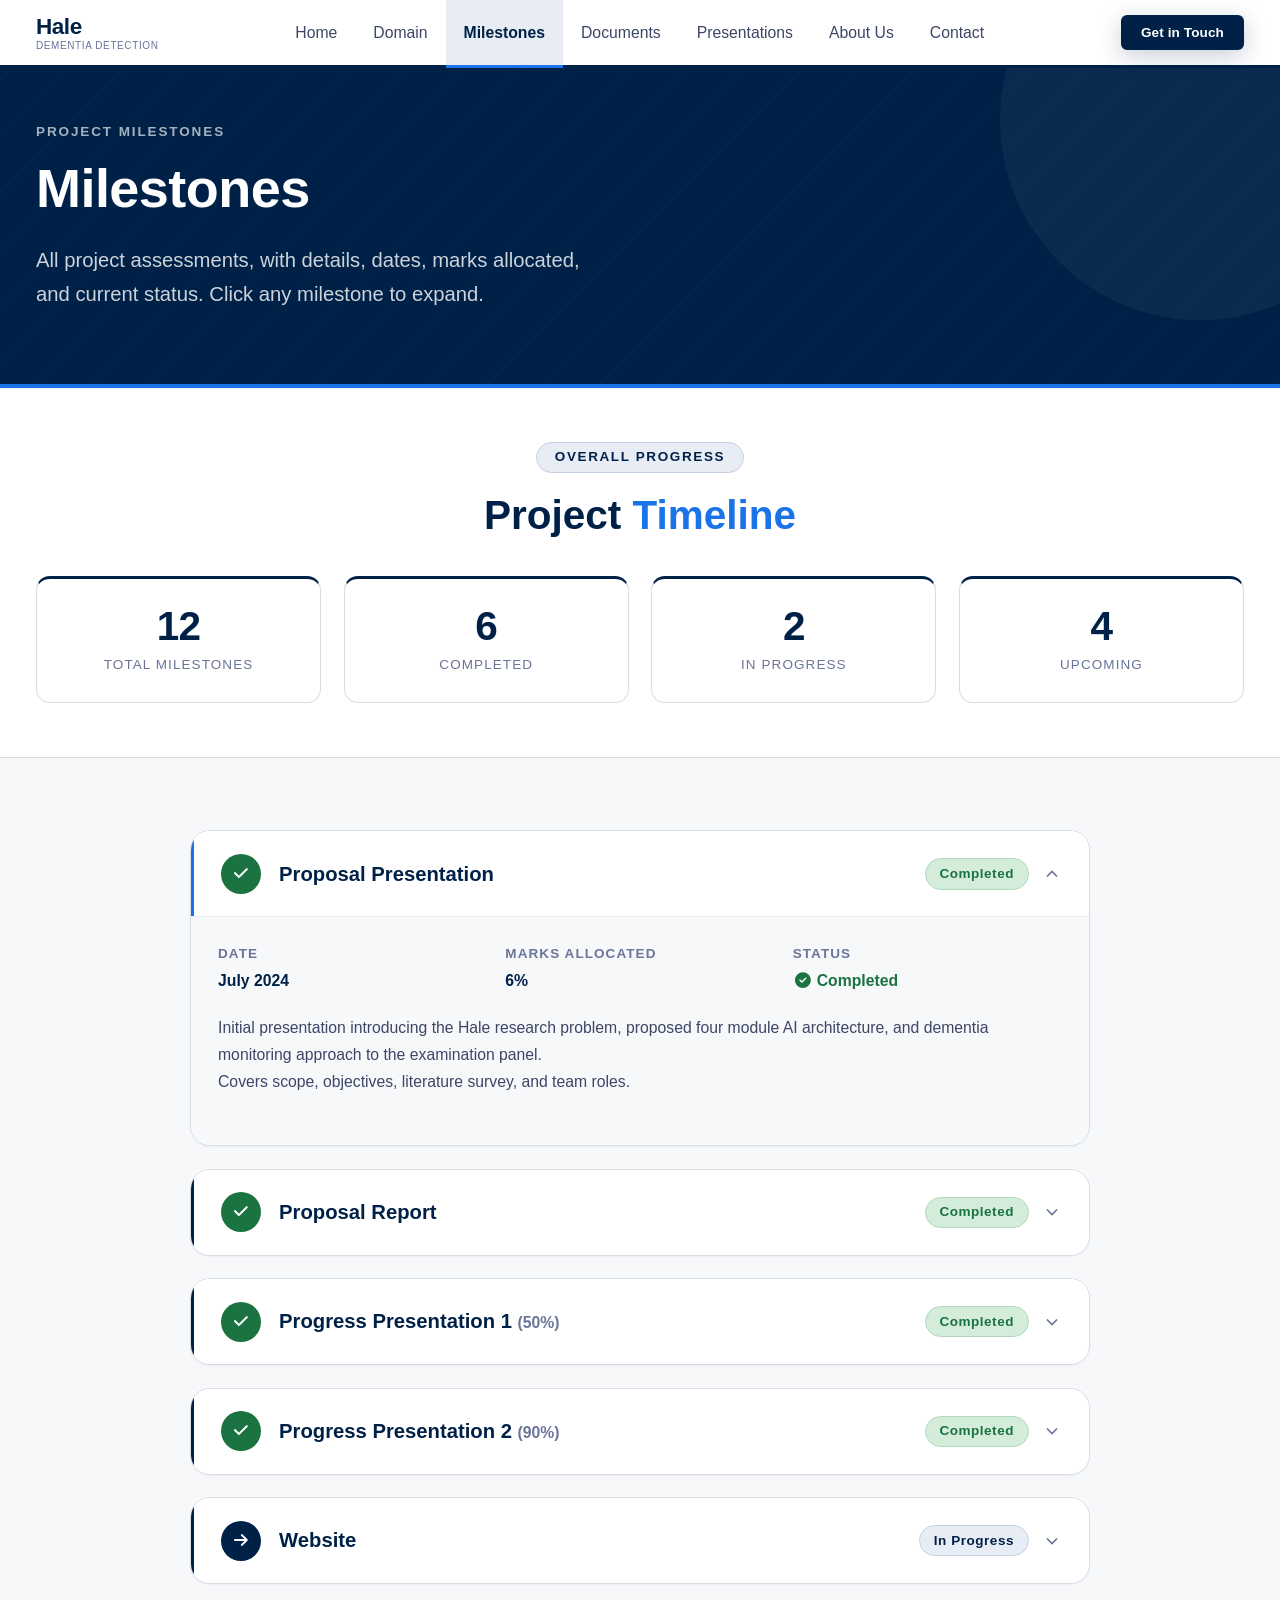
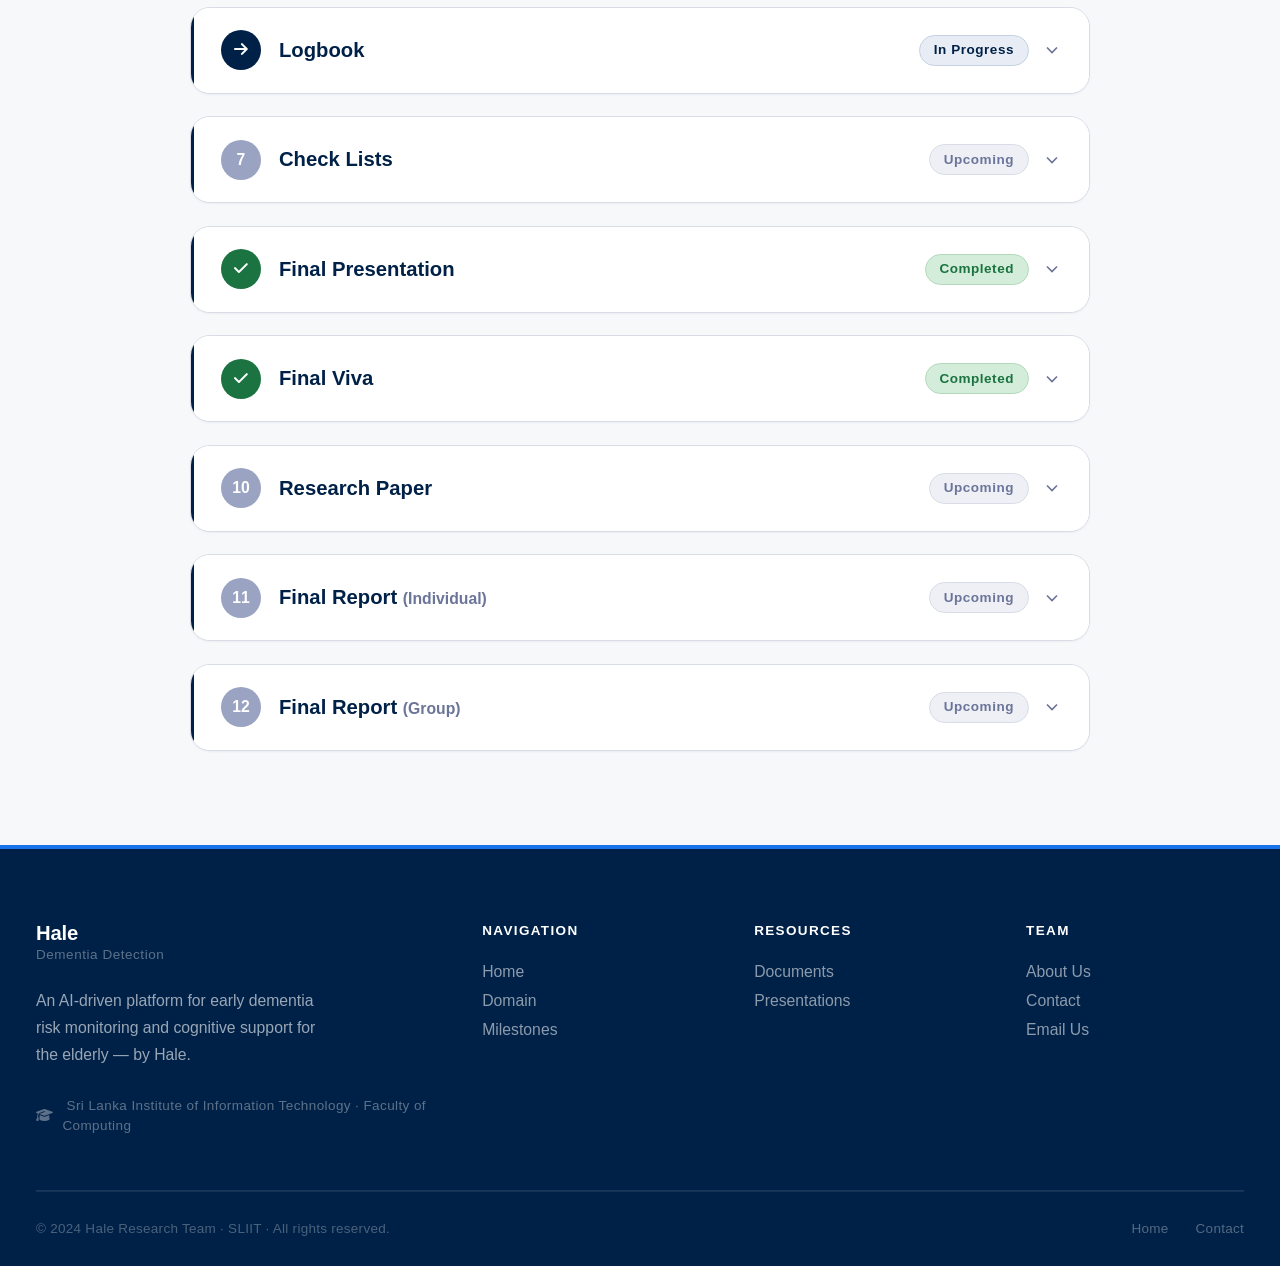
<file: html/milestones.html>
<!DOCTYPE html>
<html lang="en">
<head>
  <meta charset="UTF-8" />
  <meta name="viewport" content="width=device-width, initial-scale=1.0" />
  <meta name="description" content="Milestones, Project assessments, dates and marks allocated" />
  <title>Milestones | Hale</title>

  <link rel="stylesheet" href="../css/main.css" />
  <link rel="stylesheet" href="../css/components/navbar.css" />
  <link rel="stylesheet" href="../css/components/footer.css" />
  <link rel="stylesheet" href="../css/components/cards.css" />
  <link rel="stylesheet" href="../css/pages/milestones.css" />
  <link rel="stylesheet" href="../css/responsive.css" />
</head>
<body>

  <header class="navbar" role="banner"></header>

  <!-- Page Banner -->
  <div class="page-banner">
    <div class="container">
      <div class="page-banner__label">Project Milestones</div>
      <h1 class="page-banner__title">Milestones</h1>
      <p class="page-banner__desc">
        All project assessments, with details, dates, marks allocated, and current status.
        Click any milestone to expand.
      </p>
    </div>
  </div>

  <main class="milestones-page">

    <!-- Progress overview -->
    <div class="milestones-intro">
      <div class="container">
        <div class="section-header" style="margin-bottom:var(--space-6)">
          <span class="section-label">Overall Progress</span>
          <h2 class="section-title">Project <span>Timeline</span></h2>
        </div>

        <div class="progress-overview">
          <div class="progress-item reveal">
            <div class="progress-item__num">12</div>
            <div class="progress-item__label">Total Milestones</div>
          </div>
          <div class="progress-item reveal reveal-delay-1">
            <div class="progress-item__num">6</div>
            <div class="progress-item__label">Completed</div>
          </div>
          <div class="progress-item reveal reveal-delay-2">
            <div class="progress-item__num">2</div>
            <div class="progress-item__label">In Progress</div>
          </div>
          <div class="progress-item reveal reveal-delay-3">
            <div class="progress-item__num">4</div>
            <div class="progress-item__label">Upcoming</div>
          </div>
        </div>
      </div>
    </div>

    <!-- Timeline / accordion -->
    <section class="timeline-section">
      <div class="container">
        <div style="max-width:900px;margin-inline:auto">

          <!-- 1. Proposal Presentation -->
          <div class="milestone-selector open reveal" id="ms-1">
            <div class="milestone-selector__header" role="button" tabindex="0">
              <div class="milestone-selector__title-wrap">
                <div class="milestone-selector__num milestone-selector__num--done"><i class="fa-solid fa-check"></i></div>
                <div class="milestone-selector__name">Proposal Presentation</div>
              </div>
              <div class="milestone-selector__status">
                <span class="ms-badge ms-badge--done">Completed</span>
                <svg class="milestone-selector__arrow" viewBox="0 0 24 24" fill="none"
                     stroke="currentColor" stroke-width="2"><polyline points="6 9 12 15 18 9"/></svg>
              </div>
            </div>
            <div class="milestone-selector__body">
              <div class="milestone-selector__content">
                <div class="milestone-detail-grid">
                  <div class="milestone-detail-item">
                    <div class="milestone-detail-item__label">Date</div>
                    <div class="milestone-detail-item__value">July 2024</div>
                  </div>
                  <div class="milestone-detail-item">
                    <div class="milestone-detail-item__label">Marks Allocated</div>
                    <div class="milestone-detail-item__value">6%</div>
                  </div>
                  <div class="milestone-detail-item">
                    <div class="milestone-detail-item__label">Status</div>
                    <div class="milestone-detail-item__value" style="color:var(--clr-success)"><i class="fa-solid fa-circle-check fa-fw"></i> Completed</div>
                  </div>
                </div>
                <p class="milestone-desc">
                  Initial presentation introducing the Hale research problem, proposed four module AI architecture,
                  and dementia monitoring approach to the examination panel.<br>
                  Covers scope, objectives, literature survey, and team roles.
                </p>
              </div>
            </div>
          </div>

          <!-- 2. Proposal Report -->
          <div class="milestone-selector reveal reveal-delay-1" id="ms-2">
            <div class="milestone-selector__header" role="button" tabindex="0">
              <div class="milestone-selector__title-wrap">
                <div class="milestone-selector__num milestone-selector__num--done"><i class="fa-solid fa-check"></i></div>
                <div class="milestone-selector__name">Proposal Report</div>
              </div>
              <div class="milestone-selector__status">
                <span class="ms-badge ms-badge--done">Completed</span>
                <svg class="milestone-selector__arrow" viewBox="0 0 24 24" fill="none"
                     stroke="currentColor" stroke-width="2"><polyline points="6 9 12 15 18 9"/></svg>
              </div>
            </div>
            <div class="milestone-selector__body">
              <div class="milestone-selector__content">
                <div class="milestone-detail-grid">
                  <div class="milestone-detail-item">
                    <div class="milestone-detail-item__label">Date</div>
                    <div class="milestone-detail-item__value">July 2024</div>
                  </div>
                  <div class="milestone-detail-item">
                    <div class="milestone-detail-item__label">Marks Allocated</div>
                    <div class="milestone-detail-item__value">6%</div>
                  </div>
                  <div class="milestone-detail-item">
                    <div class="milestone-detail-item__label">Status</div>
                    <div class="milestone-detail-item__value" style="color:var(--clr-success)"><i class="fa-solid fa-circle-check fa-fw"></i> Completed</div>
                  </div>
                </div>
                <p class="milestone-desc">
                  Written report documenting the research problem, literature survey, project objectives, scope,
                  and planned system architecture for the Hale platform.<br>
                  Submitted alongside the proposal presentation for panel review.
                </p>
              </div>
            </div>
          </div>

          <!-- 3. Progress Presentation 1 -->
          <div class="milestone-selector reveal reveal-delay-2" id="ms-3">
            <div class="milestone-selector__header" role="button" tabindex="0">
              <div class="milestone-selector__title-wrap">
                <div class="milestone-selector__num milestone-selector__num--done"><i class="fa-solid fa-check"></i></div>
                <div class="milestone-selector__name">Progress Presentation 1 <span style="font-size:var(--text-sm);font-weight:var(--fw-normal);color:var(--clr-text-muted)">(50%)</span></div>
              </div>
              <div class="milestone-selector__status">
                <span class="ms-badge ms-badge--done">Completed</span>
                <svg class="milestone-selector__arrow" viewBox="0 0 24 24" fill="none"
                     stroke="currentColor" stroke-width="2"><polyline points="6 9 12 15 18 9"/></svg>
              </div>
            </div>
            <div class="milestone-selector__body">
              <div class="milestone-selector__content">
                <div class="milestone-detail-grid">
                  <div class="milestone-detail-item">
                    <div class="milestone-detail-item__label">Date</div>
                    <div class="milestone-detail-item__value">December 2024</div>
                  </div>
                  <div class="milestone-detail-item">
                    <div class="milestone-detail-item__label">Marks Allocated</div>
                    <div class="milestone-detail-item__value">15% <span style="font-size:var(--text-xs);color:var(--clr-text-muted)">(50% completion)</span></div>
                  </div>
                  <div class="milestone-detail-item">
                    <div class="milestone-detail-item__label">Status</div>
                    <div class="milestone-detail-item__value" style="color:var(--clr-success)"><i class="fa-solid fa-circle-check fa-fw"></i> Completed</div>
                  </div>
                </div>
                <p class="milestone-desc">
                  First progress review covering system architecture finalisation, dataset preprocessing, and initial
                  ML model training results for the conversational AI and cognitive game modules.<br>
                  Includes preliminary accuracy results on the DementiaBank Pitt Corpus dataset.
                </p>
              </div>
            </div>
          </div>

          <!-- 4. Progress Presentation 2 -->
          <div class="milestone-selector reveal reveal-delay-3" id="ms-4">
            <div class="milestone-selector__header" role="button" tabindex="0">
              <div class="milestone-selector__title-wrap">
                <div class="milestone-selector__num milestone-selector__num--done"><i class="fa-solid fa-check"></i></div>
                <div class="milestone-selector__name">Progress Presentation 2 <span style="font-size:var(--text-sm);font-weight:var(--fw-normal);color:var(--clr-text-muted)">(90%)</span></div>
              </div>
              <div class="milestone-selector__status">
                <span class="ms-badge ms-badge--done">Completed</span>
                <svg class="milestone-selector__arrow" viewBox="0 0 24 24" fill="none"
                     stroke="currentColor" stroke-width="2"><polyline points="6 9 12 15 18 9"/></svg>
              </div>
            </div>
            <div class="milestone-selector__body">
              <div class="milestone-selector__content">
                <div class="milestone-detail-grid">
                  <div class="milestone-detail-item">
                    <div class="milestone-detail-item__label">Date</div>
                    <div class="milestone-detail-item__value">March 2025</div>
                  </div>
                  <div class="milestone-detail-item">
                    <div class="milestone-detail-item__label">Marks Allocated</div>
                    <div class="milestone-detail-item__value">18% <span style="font-size:var(--text-xs);color:var(--clr-text-muted)">(90% completion)</span></div>
                  </div>
                  <div class="milestone-detail-item">
                    <div class="milestone-detail-item__label">Status</div>
                    <div class="milestone-detail-item__value" style="color:var(--clr-success)"><i class="fa-solid fa-circle-check fa-fw"></i> Completed</div>
                  </div>
                </div>
                <p class="milestone-desc">
                  Second progress review presenting full system integration across all four AI modules with
                  89.06% multimodal accuracy, ROC-AUC 0.94, and ablation study results.<br>
                  Included live caregiver dashboard demonstration and three tier cloud deployment overview.
                </p>
              </div>
            </div>
          </div>

          <!-- 5. Website -->
          <div class="milestone-selector reveal" id="ms-5">
            <div class="milestone-selector__header" role="button" tabindex="0">
              <div class="milestone-selector__title-wrap">
                <div class="milestone-selector__num milestone-selector__num--active"><i class="fa-solid fa-arrow-right"></i></div>
                <div class="milestone-selector__name">Website</div>
              </div>
              <div class="milestone-selector__status">
                <span class="ms-badge ms-badge--active">In Progress</span>
                <svg class="milestone-selector__arrow" viewBox="0 0 24 24" fill="none"
                     stroke="currentColor" stroke-width="2"><polyline points="6 9 12 15 18 9"/></svg>
              </div>
            </div>
            <div class="milestone-selector__body">
              <div class="milestone-selector__content">
                <div class="milestone-detail-grid">
                  <div class="milestone-detail-item">
                    <div class="milestone-detail-item__label">Date</div>
                    <div class="milestone-detail-item__value">26 April 2026</div>
                  </div>
                  <div class="milestone-detail-item">
                    <div class="milestone-detail-item__label">Marks Allocated</div>
                    <div class="milestone-detail-item__value">2%</div>
                  </div>
                  <div class="milestone-detail-item">
                    <div class="milestone-detail-item__label">Status</div>
                    <div class="milestone-detail-item__value" style="color:var(--clr-primary)"><i class="fa-regular fa-clock fa-fw"></i> In Progress</div>
                  </div>
                </div>
                <p class="milestone-desc">
                  Research project website showcasing the Hale platform's modules, team, milestones, documents,
                  and presentations to demonstrate digital deliverable readiness.<br>
                  Must be publicly accessible and include all required research sections.
                </p>
              </div>
            </div>
          </div>

          <!-- 6. Logbook -->
          <div class="milestone-selector reveal reveal-delay-1" id="ms-6">
            <div class="milestone-selector__header" role="button" tabindex="0">
              <div class="milestone-selector__title-wrap">
                <div class="milestone-selector__num milestone-selector__num--active"><i class="fa-solid fa-arrow-right"></i></div>
                <div class="milestone-selector__name">Logbook</div>
              </div>
              <div class="milestone-selector__status">
                <span class="ms-badge ms-badge--active">In Progress</span>
                <svg class="milestone-selector__arrow" viewBox="0 0 24 24" fill="none"
                     stroke="currentColor" stroke-width="2"><polyline points="6 9 12 15 18 9"/></svg>
              </div>
            </div>
            <div class="milestone-selector__body">
              <div class="milestone-selector__content">
                <div class="milestone-detail-grid">
                  <div class="milestone-detail-item">
                    <div class="milestone-detail-item__label">Date</div>
                    <div class="milestone-detail-item__value">27 Apr – 30 May 2026</div>
                  </div>
                  <div class="milestone-detail-item">
                    <div class="milestone-detail-item__label">Marks Allocated</div>
                    <div class="milestone-detail-item__value">2%</div>
                  </div>
                  <div class="milestone-detail-item">
                    <div class="milestone-detail-item__label">Status</div>
                    <div class="milestone-detail-item__value" style="color:var(--clr-primary)"><i class="fa-regular fa-clock fa-fw"></i> In Progress</div>
                  </div>
                </div>
                <p class="milestone-desc">
                  Individual logbook documenting weekly research progress, supervisor meetings, experiments
                  conducted, and iterative development decisions throughout the final project phase.<br>
                  Maintained continuously and submitted at the end of the assessment period.
                </p>
              </div>
            </div>
          </div>

          <!-- 7. Check Lists -->
          <div class="milestone-selector reveal reveal-delay-2" id="ms-7">
            <div class="milestone-selector__header" role="button" tabindex="0">
              <div class="milestone-selector__title-wrap">
                <div class="milestone-selector__num milestone-selector__num--pending">7</div>
                <div class="milestone-selector__name">Check Lists</div>
              </div>
              <div class="milestone-selector__status">
                <span class="ms-badge ms-badge--pending">Upcoming</span>
                <svg class="milestone-selector__arrow" viewBox="0 0 24 24" fill="none"
                     stroke="currentColor" stroke-width="2"><polyline points="6 9 12 15 18 9"/></svg>
              </div>
            </div>
            <div class="milestone-selector__body">
              <div class="milestone-selector__content">
                <div class="milestone-detail-grid">
                  <div class="milestone-detail-item">
                    <div class="milestone-detail-item__label">Date</div>
                    <div class="milestone-detail-item__value">30 April 2026</div>
                  </div>
                  <div class="milestone-detail-item">
                    <div class="milestone-detail-item__label">Marks Allocated</div>
                    <div class="milestone-detail-item__value">2%</div>
                  </div>
                  <div class="milestone-detail-item">
                    <div class="milestone-detail-item__label">Status</div>
                    <div class="milestone-detail-item__value" style="color:var(--clr-text-muted)"><i class="fa-regular fa-clock fa-fw"></i> Upcoming</div>
                  </div>
                </div>
                <p class="milestone-desc">
                  Completion of all required assessment checklists verifying that each module and deliverable
                  meets the final assessment criteria and submission standards.<br>
                  Includes individual and group checklist forms reviewed by supervisors.
                </p>
              </div>
            </div>
          </div>

          <!-- 8. Final Presentation -->
          <div class="milestone-selector reveal reveal-delay-3" id="ms-8">
            <div class="milestone-selector__header" role="button" tabindex="0">
              <div class="milestone-selector__title-wrap">
                <div class="milestone-selector__num milestone-selector__num--done"><i class="fa-solid fa-check"></i></div>
                <div class="milestone-selector__name">Final Presentation</div>
              </div>
              <div class="milestone-selector__status">
                <span class="ms-badge ms-badge--done">Completed</span>
                <svg class="milestone-selector__arrow" viewBox="0 0 24 24" fill="none"
                     stroke="currentColor" stroke-width="2"><polyline points="6 9 12 15 18 9"/></svg>
              </div>
            </div>
            <div class="milestone-selector__body">
              <div class="milestone-selector__content">
                <div class="milestone-detail-grid">
                  <div class="milestone-detail-item">
                    <div class="milestone-detail-item__label">Date</div>
                    <div class="milestone-detail-item__value">05 May 2026</div>
                  </div>
                  <div class="milestone-detail-item">
                    <div class="milestone-detail-item__label">Marks Allocated</div>
                    <div class="milestone-detail-item__value">10%</div>
                  </div>
                  <div class="milestone-detail-item">
                    <div class="milestone-detail-item__label">Status</div>
                    <div class="milestone-detail-item__value" style="color:var(--clr-success)"><i class="fa-solid fa-circle-check fa-fw"></i> Completed</div>
                  </div>
                </div>
                <p class="milestone-desc">
                  Comprehensive final presentation of the complete Hale platform before the examination panel,
                  covering all four AI modules, evaluation results, and live system demonstration.<br>
                  Each team member presents their individual research contribution and findings.
                </p>
              </div>
            </div>
          </div>

          <!-- 9. Viva -->
          <div class="milestone-selector reveal" id="ms-9">
            <div class="milestone-selector__header" role="button" tabindex="0">
              <div class="milestone-selector__title-wrap">
                <div class="milestone-selector__num milestone-selector__num--done"><i class="fa-solid fa-check"></i></div>
                <div class="milestone-selector__name">Final Viva</div>
              </div>
              <div class="milestone-selector__status">
                <span class="ms-badge ms-badge--done">Completed</span>
                <svg class="milestone-selector__arrow" viewBox="0 0 24 24" fill="none"
                     stroke="currentColor" stroke-width="2"><polyline points="6 9 12 15 18 9"/></svg>
              </div>
            </div>
            <div class="milestone-selector__body">
              <div class="milestone-selector__content">
                <div class="milestone-detail-grid">
                  <div class="milestone-detail-item">
                    <div class="milestone-detail-item__label">Date</div>
                    <div class="milestone-detail-item__value">05 May 2026</div>
                  </div>
                  <div class="milestone-detail-item">
                    <div class="milestone-detail-item__label">Marks Allocated</div>
                    <div class="milestone-detail-item__value">10%</div>
                  </div>
                  <div class="milestone-detail-item">
                    <div class="milestone-detail-item__label">Status</div>
                    <div class="milestone-detail-item__value" style="color:var(--clr-success)"><i class="fa-solid fa-circle-check fa-fw"></i> Completed</div>
                  </div>
                </div>
                <p class="milestone-desc">
                  Individual oral examination where each researcher defends their module design, implementation
                  choices, and experimental results before the examination panel.<br>
                  Includes a Q&amp;A session and live system demonstration per module.
                </p>
              </div>
            </div>
          </div>

          <!-- 10. Research Paper -->
          <div class="milestone-selector reveal reveal-delay-1" id="ms-10">
            <div class="milestone-selector__header" role="button" tabindex="0">
              <div class="milestone-selector__title-wrap">
                <div class="milestone-selector__num milestone-selector__num--pending">10</div>
                <div class="milestone-selector__name">Research Paper</div>
              </div>
              <div class="milestone-selector__status">
                <span class="ms-badge ms-badge--pending">Upcoming</span>
                <svg class="milestone-selector__arrow" viewBox="0 0 24 24" fill="none"
                     stroke="currentColor" stroke-width="2"><polyline points="6 9 12 15 18 9"/></svg>
              </div>
            </div>
            <div class="milestone-selector__body">
              <div class="milestone-selector__content">
                <div class="milestone-detail-grid">
                  <div class="milestone-detail-item">
                    <div class="milestone-detail-item__label">Date</div>
                    <div class="milestone-detail-item__value">08 May 2026</div>
                  </div>
                  <div class="milestone-detail-item">
                    <div class="milestone-detail-item__label">Marks Allocated</div>
                    <div class="milestone-detail-item__value">10%</div>
                  </div>
                  <div class="milestone-detail-item">
                    <div class="milestone-detail-item__label">Status</div>
                    <div class="milestone-detail-item__value" style="color:var(--clr-text-muted)"><i class="fa-regular fa-clock fa-fw"></i> Upcoming</div>
                  </div>
                </div>
                <p class="milestone-desc">
                  Individual research paper documenting the methodology, experiments, results, and analysis for
                  each researcher's assigned AI module, formatted to academic publication standards.<br>
                  Submitted for review as a component of the final project assessment.
                </p>
              </div>
            </div>
          </div>

          <!-- 11. Final Report (Individual) -->
          <div class="milestone-selector reveal reveal-delay-2" id="ms-11">
            <div class="milestone-selector__header" role="button" tabindex="0">
              <div class="milestone-selector__title-wrap">
                <div class="milestone-selector__num milestone-selector__num--pending">11</div>
                <div class="milestone-selector__name">Final Report <span style="font-size:var(--text-sm);font-weight:var(--fw-normal);color:var(--clr-text-muted)">(Individual)</span></div>
              </div>
              <div class="milestone-selector__status">
                <span class="ms-badge ms-badge--pending">Upcoming</span>
                <svg class="milestone-selector__arrow" viewBox="0 0 24 24" fill="none"
                     stroke="currentColor" stroke-width="2"><polyline points="6 9 12 15 18 9"/></svg>
              </div>
            </div>
            <div class="milestone-selector__body">
              <div class="milestone-selector__content">
                <div class="milestone-detail-grid">
                  <div class="milestone-detail-item">
                    <div class="milestone-detail-item__label">Date</div>
                    <div class="milestone-detail-item__value">13 May 2026</div>
                  </div>
                  <div class="milestone-detail-item">
                    <div class="milestone-detail-item__label">Marks Allocated</div>
                    <div class="milestone-detail-item__value">15%</div>
                  </div>
                  <div class="milestone-detail-item">
                    <div class="milestone-detail-item__label">Status</div>
                    <div class="milestone-detail-item__value" style="color:var(--clr-text-muted)"><i class="fa-regular fa-clock fa-fw"></i> Upcoming</div>
                  </div>
                </div>
                <p class="milestone-desc">
                  Comprehensive individual technical report covering the full research lifecycle, problem
                  definition, methodology, implementation, evaluation, and conclusions for the assigned module.<br>
                  The highest-weighted individual deliverable of the entire project assessment.
                </p>
              </div>
            </div>
          </div>

          <!-- 12. Final Report (Group) -->
          <div class="milestone-selector reveal reveal-delay-3" id="ms-12">
            <div class="milestone-selector__header" role="button" tabindex="0">
              <div class="milestone-selector__title-wrap">
                <div class="milestone-selector__num milestone-selector__num--pending">12</div>
                <div class="milestone-selector__name">Final Report <span style="font-size:var(--text-sm);font-weight:var(--fw-normal);color:var(--clr-text-muted)">(Group)</span></div>
              </div>
              <div class="milestone-selector__status">
                <span class="ms-badge ms-badge--pending">Upcoming</span>
                <svg class="milestone-selector__arrow" viewBox="0 0 24 24" fill="none"
                     stroke="currentColor" stroke-width="2"><polyline points="6 9 12 15 18 9"/></svg>
              </div>
            </div>
            <div class="milestone-selector__body">
              <div class="milestone-selector__content">
                <div class="milestone-detail-grid">
                  <div class="milestone-detail-item">
                    <div class="milestone-detail-item__label">Date</div>
                    <div class="milestone-detail-item__value">13 May 2026</div>
                  </div>
                  <div class="milestone-detail-item">
                    <div class="milestone-detail-item__label">Marks Allocated</div>
                    <div class="milestone-detail-item__value">4%</div>
                  </div>
                  <div class="milestone-detail-item">
                    <div class="milestone-detail-item__label">Status</div>
                    <div class="milestone-detail-item__value" style="color:var(--clr-text-muted)"><i class="fa-regular fa-clock fa-fw"></i> Upcoming</div>
                  </div>
                </div>
                <p class="milestone-desc">
                  Collaborative group report documenting the complete Hale system architecture, integration
                  approach, combined evaluation results, and team contributions across all four AI modules.<br>
                  Submitted jointly by all four researchers as a unified project deliverable.
                </p>
              </div>
            </div>
          </div>

        </div>
      </div>
    </section>
  </main>

  <footer class="footer"></footer>

  <script src="../js/main.js"></script>
  <script src="../js/components/navbar.js"></script>
  <script src="../js/components/animations.js"></script>
</body>
</html>
</file>
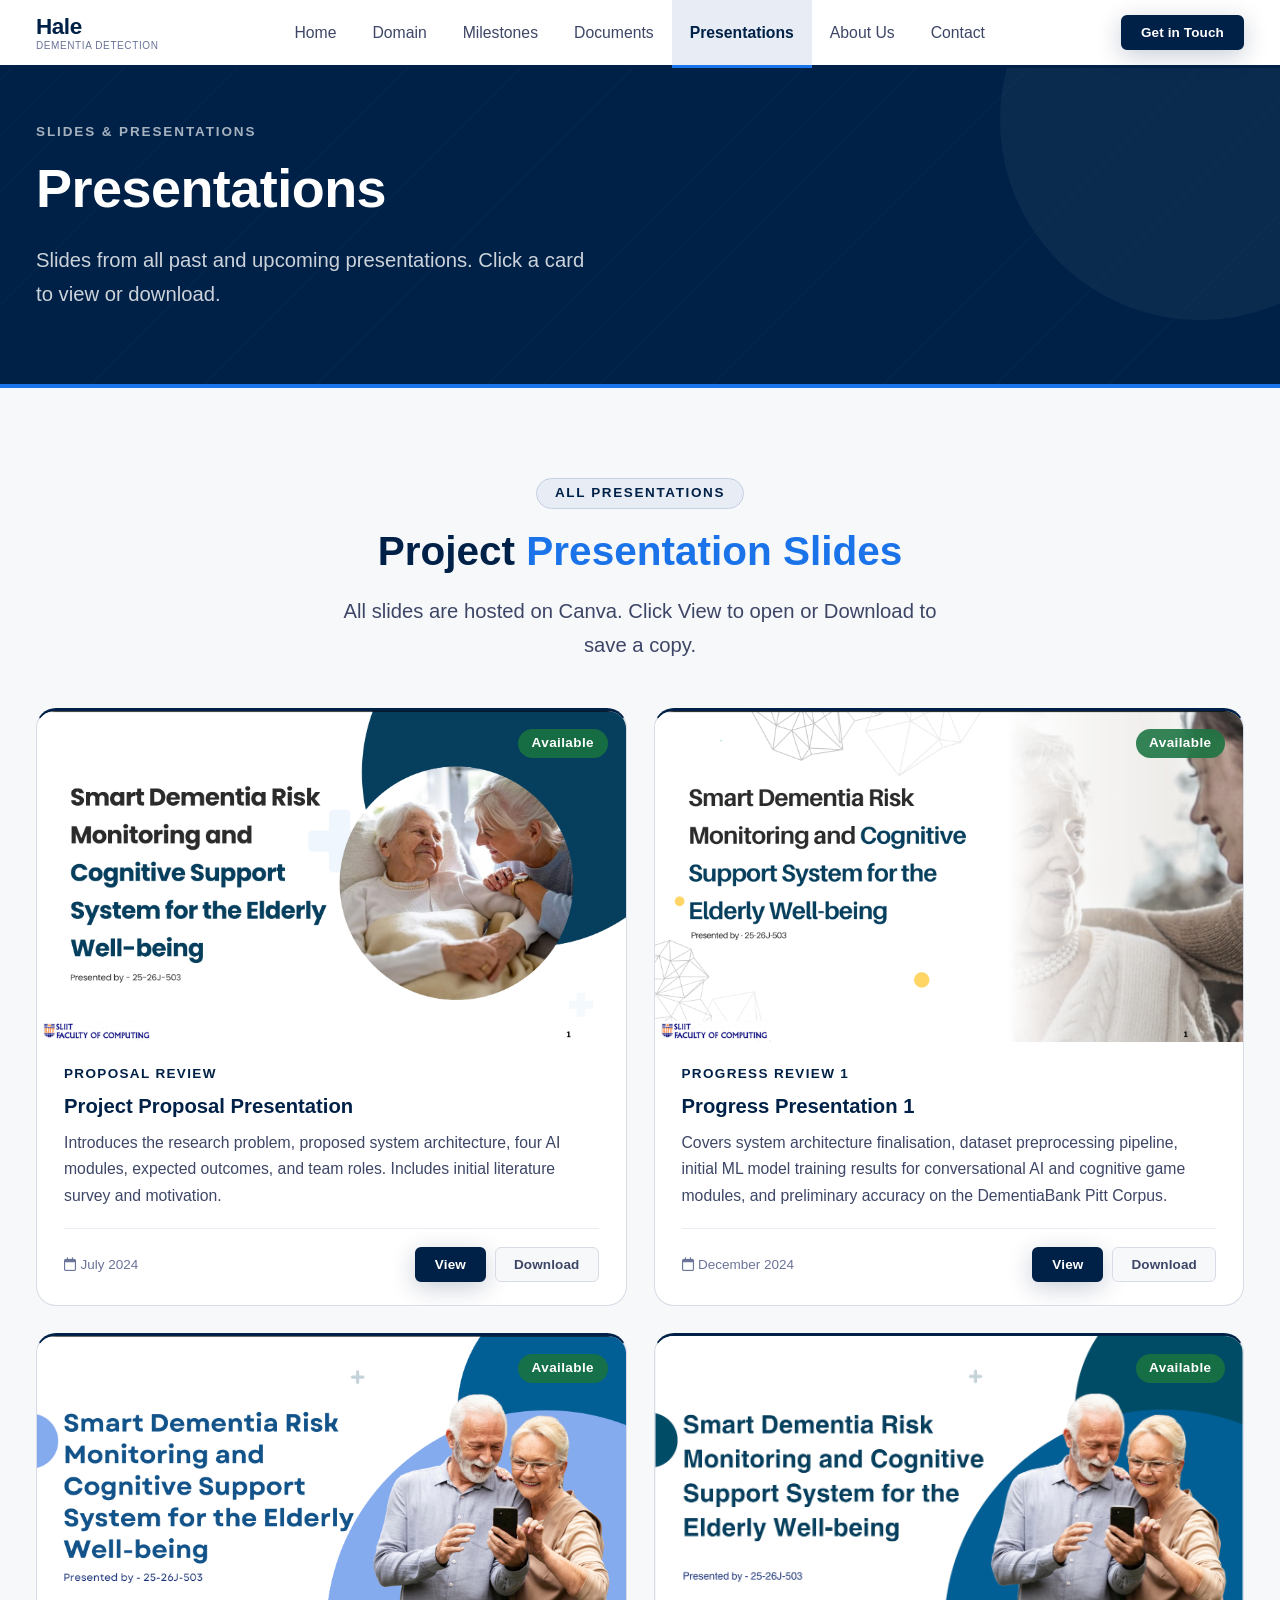
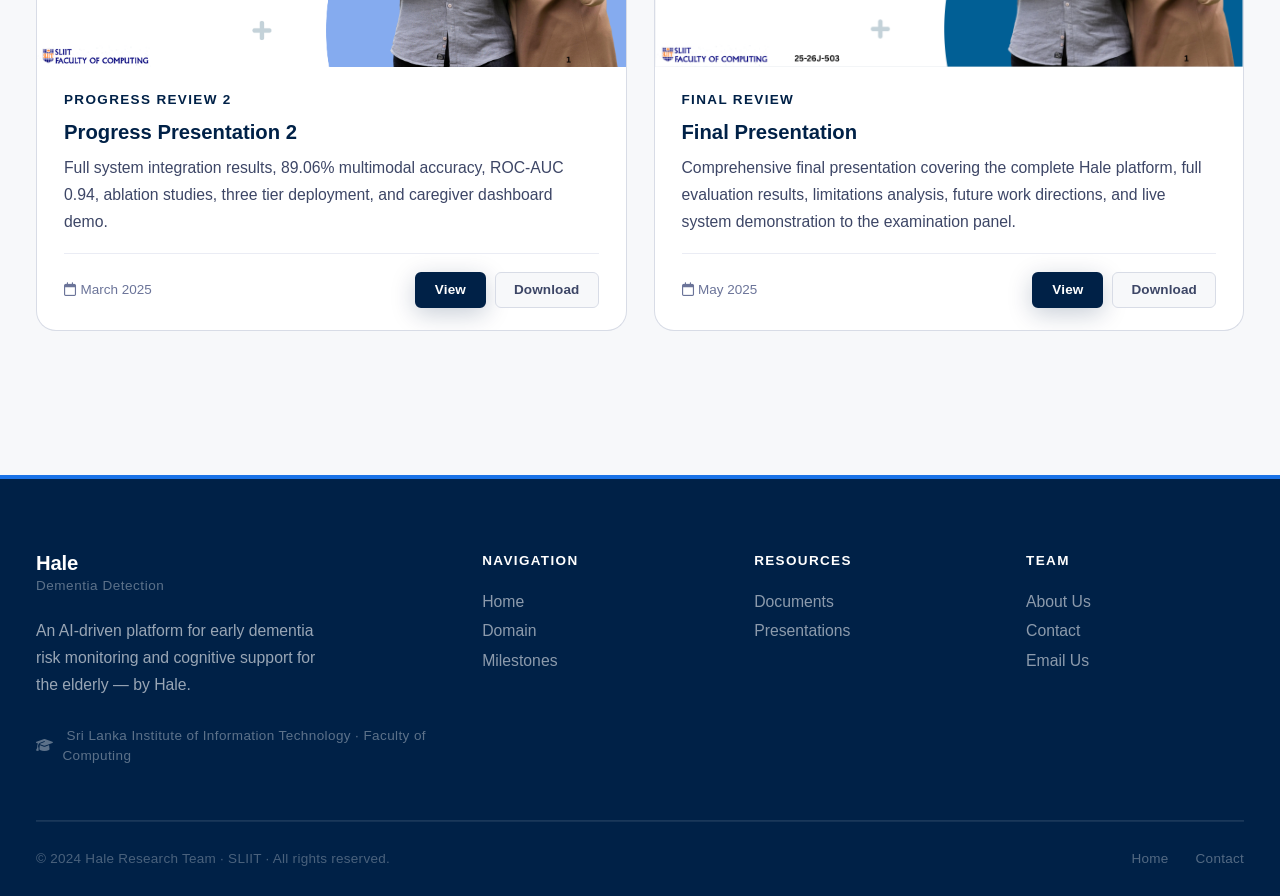
<file: html/presentations.html>
<!DOCTYPE html>
<html lang="en">
<head>
  <meta charset="UTF-8" />
  <meta name="viewport" content="width=device-width, initial-scale=1.0" />
  <meta name="description" content="Presentations, Slides from all project presentations" />
  <title>Presentations | Hale</title>

  <link rel="stylesheet" href="../css/main.css" />
  <link rel="stylesheet" href="../css/components/navbar.css" />
  <link rel="stylesheet" href="../css/components/footer.css" />
  <link rel="stylesheet" href="../css/pages/presentations.css" />
  <link rel="stylesheet" href="../css/responsive.css" />
</head>
<body>

  <header class="navbar" role="banner"></header>

  <!-- Page Banner -->
  <div class="page-banner">
    <div class="container">
      <div class="page-banner__label">Slides & Presentations</div>
      <h1 class="page-banner__title">Presentations</h1>
      <p class="page-banner__desc">
        Slides from all past and upcoming presentations. Click a card to view or download.
      </p>
    </div>
  </div>

  <main class="presentations-page section">
    <div class="container">

      <div class="section-header reveal" style="margin-bottom:var(--space-10)">
        <span class="section-label">All Presentations</span>
        <h2 class="section-title">Project <span>Presentation Slides</span></h2>
        <p class="section-desc">
          All slides are hosted on Canva. Click View to open or Download to save a copy.
        </p>
      </div>

      <!-- Grid -->
      <div class="pres-grid">

        <!-- 1, Proposal -->
        <div class="pres-card reveal">
          <div class="pres-card__thumb">
            <img src="../assets/presentations/proposal.png"
                 alt="Proposal Presentation cover"
                 onerror="this.style.display='none';this.nextElementSibling.style.display='flex'" />
            <div class="pres-card__thumb-placeholder" style="display:none">
              <div class="pres-card__thumb-icon"><i class="fa-solid fa-chart-bar" style="color:rgba(255,255,255,0.6);font-size:48px"></i></div>
              <div class="pres-card__thumb-text">Proposal Presentation</div>
            </div>
            <a href="https://canva.link/h255755yk6ymxu8" target="_blank" class="pres-card__thumb-overlay" aria-label="View Proposal Presentation"></a>
            <div class="pres-card__num">1</div>
            <span class="pres-card__badge pres-card__badge--available">Available</span>
          </div>
          <div class="pres-card__body">
            <div class="pres-card__type">Proposal Review</div>
            <h3 class="pres-card__title">Project Proposal Presentation</h3>
            <p class="pres-card__desc">
              Introduces the research problem, proposed system architecture, four AI modules,
              expected outcomes, and team roles. Includes initial literature survey and motivation.
            </p>
            <div class="pres-card__footer">
              <span class="pres-card__date"><i class="fa-regular fa-calendar"></i>July 2024</span>
              <div class="pres-card__actions">
                <a href="https://canva.link/h255755yk6ymxu8"
                   class="btn btn--primary btn--sm" target="_blank">View</a>
                <a href="https://canva.link/h255755yk6ymxu8"
                   class="btn btn--ghost btn--sm" target="_blank">Download</a>
              </div>
            </div>
          </div>
        </div>

        <!-- 2, Progress 1 -->
        <div class="pres-card reveal reveal-delay-1">
          <div class="pres-card__thumb">
            <img src="../assets/presentations/pp1.png"
                 alt="Progress Presentation 1 cover"
                 onerror="this.style.display='none';this.nextElementSibling.style.display='flex'" />
            <div class="pres-card__thumb-placeholder" style="display:none">
              <div class="pres-card__thumb-icon"><i class="fa-solid fa-chart-bar" style="color:rgba(255,255,255,0.6);font-size:48px"></i></div>
              <div class="pres-card__thumb-text">Progress Presentation 1</div>
            </div>
            <a href="https://canva.link/1m23553fwiz3lcc" target="_blank" class="pres-card__thumb-overlay" aria-label="View Progress Presentation 1"></a>
            <div class="pres-card__num">2</div>
            <span class="pres-card__badge pres-card__badge--available">Available</span>
          </div>
          <div class="pres-card__body">
            <div class="pres-card__type">Progress Review 1</div>
            <h3 class="pres-card__title">Progress Presentation 1</h3>
            <p class="pres-card__desc">
              Covers system architecture finalisation, dataset preprocessing pipeline,
              initial ML model training results for conversational AI and cognitive game modules,
              and preliminary accuracy on the DementiaBank Pitt Corpus.
            </p>
            <div class="pres-card__footer">
              <span class="pres-card__date"><i class="fa-regular fa-calendar"></i>December 2024</span>
              <div class="pres-card__actions">
                <a href="https://canva.link/1m23553fwiz3lcc"
                   class="btn btn--primary btn--sm" target="_blank">View</a>
                <a href="https://canva.link/1m23553fwiz3lcc"
                   class="btn btn--ghost btn--sm" target="_blank">Download</a>
              </div>
            </div>
          </div>
        </div>

        <!-- 3, Progress 2 -->
        <div class="pres-card reveal reveal-delay-2">
          <div class="pres-card__thumb">
            <img src="../assets/presentations/pp2.png"
                 alt="Progress Presentation 2 cover"
                 onerror="this.style.display='none';this.nextElementSibling.style.display='flex'" />
            <div class="pres-card__thumb-placeholder" style="display:none">
              <div class="pres-card__thumb-icon"><i class="fa-solid fa-chart-bar" style="color:rgba(255,255,255,0.6);font-size:48px"></i></div>
              <div class="pres-card__thumb-text">Progress Presentation 2</div>
            </div>
            <a href="https://canva.link/zmgnvqevls2uish" target="_blank" class="pres-card__thumb-overlay" aria-label="View Progress Presentation 2"></a>
            <div class="pres-card__num">3</div>
            <span class="pres-card__badge pres-card__badge--available">Available</span>
          </div>
          <div class="pres-card__body">
            <div class="pres-card__type">Progress Review 2</div>
            <h3 class="pres-card__title">Progress Presentation 2</h3>
            <p class="pres-card__desc">
              Full system integration results, 89.06% multimodal accuracy, ROC-AUC 0.94,
              ablation studies, three tier deployment, and caregiver dashboard demo.
            </p>
            <div class="pres-card__footer">
              <span class="pres-card__date"><i class="fa-regular fa-calendar"></i>March 2025</span>
              <div class="pres-card__actions">
                <a href="https://canva.link/zmgnvqevls2uish"
                   class="btn btn--primary btn--sm" target="_blank">View</a>
                <a href="https://canva.link/zmgnvqevls2uish"
                   class="btn btn--ghost btn--sm" target="_blank">Download</a>
              </div>
            </div>
          </div>
        </div>

        <!-- 4, Final -->
        <div class="pres-card reveal reveal-delay-3">
          <div class="pres-card__thumb">
            <img src="../assets/presentations/final.png"
                 alt="Final Presentation cover"
                 onerror="this.style.display='none';this.nextElementSibling.style.display='flex'" />
            <div class="pres-card__thumb-placeholder" style="display:none">
              <div class="pres-card__thumb-icon"><i class="fa-solid fa-graduation-cap" style="color:rgba(255,255,255,0.6);font-size:48px"></i></div>
              <div class="pres-card__thumb-text">Final Presentation</div>
            </div>
            <a href="https://canva.link/qk1rsyzfr36vpsa" target="_blank" class="pres-card__thumb-overlay" aria-label="View Final Presentation"></a>
            <div class="pres-card__num">4</div>
            <span class="pres-card__badge pres-card__badge--available">Available</span>
          </div>
          <div class="pres-card__body">
            <div class="pres-card__type">Final Review</div>
            <h3 class="pres-card__title">Final Presentation</h3>
            <p class="pres-card__desc">
              Comprehensive final presentation covering the complete Hale platform,
              full evaluation results, limitations analysis, future work directions,
              and live system demonstration to the examination panel.
            </p>
            <div class="pres-card__footer">
              <span class="pres-card__date"><i class="fa-regular fa-calendar"></i>May 2025</span>
              <div class="pres-card__actions">
                <a href="https://canva.link/qk1rsyzfr36vpsa"
                   class="btn btn--primary btn--sm" target="_blank">View</a>
                <a href="https://canva.link/qk1rsyzfr36vpsa"
                   class="btn btn--ghost btn--sm" target="_blank">Download</a>
              </div>
            </div>
          </div>
        </div>

      </div>

    </div>
  </main>

  <footer class="footer"></footer>

  <script src="../js/main.js"></script>
  <script src="../js/components/navbar.js"></script>
  <script src="../js/components/animations.js"></script>
</body>
</html>
</file>
<file: css/main.css>
/* ============================================================
   main.css — Oxford-inspired Design System
   Palette: Oxford Blue #002147, clean whites, light greys
   ============================================================ */

/* Helvetica system font — no external import needed */

/* ── CSS Custom Properties ── */
:root {
  /* Oxford Colour Palette */
  --clr-oxford:         #002147;   /* Oxford Blue — primary identity */
  --clr-oxford-dark:    #001530;   /* deeper navy */
  --clr-oxford-mid:     #003168;   /* mid navy */
  --clr-oxford-light:   #0a3d7a;   /* light navy */

  /* Secondary accent — Professional Blue */
  --clr-accent:         #1a73e8;   /* Professional Blue accent */
  --clr-accent-light:   #4a9eff;
  --clr-accent-pale:    #e8f0fe;
  --clr-accent-muted:   #a8c7fa;
  --clr-teal:           #006978;   /* Oxford Teal */
  --clr-teal-light:     #e0f2f4;
  --clr-gold:           #c8982a;   /* Oxford Gold */
  --clr-gold-light:     #fdf7e3;

  /* Surface colours */
  --clr-bg:             #ffffff;
  --clr-surface:        #f7f8fa;
  --clr-surface-alt:    #eef0f5;
  --clr-border:         #d8dce6;
  --clr-border-light:   #eaecf4;

  /* Oxford Blue tints */
  --clr-primary:        #002147;
  --clr-primary-dark:   #001530;
  --clr-primary-light:  #003168;
  --clr-primary-pale:   #e8edf5;
  --clr-primary-muted:  #c5d0e2;

  /* Text */
  --clr-text:           #1a1a2e;
  --clr-text-secondary: #3d4666;
  --clr-text-muted:     #6b7499;
  --clr-text-light:     #9aa3c2;

  /* Status */
  --clr-success:        #1a7340;
  --clr-warning:        #b45309;
  --clr-error:          #dc2626;

  /* Typography — Oxford uses Serif for headings, Sans for body */
  --font-serif: 'Helvetica Neue', Helvetica, Arial, sans-serif;
  --font-sans:  'Helvetica Neue', Helvetica, Arial, sans-serif;
  --font-mono:  'Fira Code', 'Cascadia Code', monospace;

  --text-xs:    0.75rem;
  --text-sm:    0.875rem;
  --text-base:  1rem;
  --text-lg:    1.125rem;
  --text-xl:    1.25rem;
  --text-2xl:   1.5rem;
  --text-3xl:   1.875rem;
  --text-4xl:   2.25rem;
  --text-5xl:   3rem;
  --text-6xl:   3.75rem;

  --fw-light:   300;
  --fw-regular: 400;
  --fw-medium:  500;
  --fw-semi:    600;
  --fw-bold:    700;

  --lh-tight:   1.2;
  --lh-snug:    1.35;
  --lh-normal:  1.5;
  --lh-relaxed: 1.7;
  --lh-loose:   2;

  /* Spacing */
  --space-1:  0.25rem;
  --space-2:  0.5rem;
  --space-3:  0.75rem;
  --space-4:  1rem;
  --space-5:  1.25rem;
  --space-6:  1.5rem;
  --space-7:  1.75rem;
  --space-8:  2rem;
  --space-10: 2.5rem;
  --space-12: 3rem;
  --space-16: 4rem;
  --space-20: 5rem;
  --space-24: 6rem;
  --space-32: 8rem;

  /* Borders — rounded but measured, not extreme */
  --radius-sm:   6px;
  --radius:      10px;
  --radius-lg:   14px;
  --radius-xl:   20px;
  --radius-2xl:  28px;
  --radius-full: 9999px;

  /* Shadows — subtle, professional */
  --shadow-xs:   0 1px 2px rgba(0,33,71,0.05);
  --shadow-sm:   0 2px 6px rgba(0,33,71,0.08);
  --shadow-md:   0 4px 16px rgba(0,33,71,0.10);
  --shadow-lg:   0 8px 32px rgba(0,33,71,0.12);
  --shadow-xl:   0 16px 48px rgba(0,33,71,0.14);
  --shadow-navy: 0 6px 24px rgba(0,33,71,0.22);

  /* Transitions */
  --ease:        all 0.28s cubic-bezier(0.4, 0, 0.2, 1);
  --ease-fast:   all 0.15s cubic-bezier(0.4, 0, 0.2, 1);
  --ease-slow:   all 0.5s cubic-bezier(0.4, 0, 0.2, 1);

  /* Layout */
  --container-sm:  640px;
  --container-md:  768px;
  --container-lg:  1024px;
  --container-xl:  1280px;
  --container-2xl: 1440px;

  --nav-h: 68px;
}

/* ── Reset & Base ── */
*, *::before, *::after {
  box-sizing: border-box;
  margin: 0;
  padding: 0;
}

html {
  scroll-behavior: smooth;
  font-size: 18px;
  -webkit-text-size-adjust: 100%;
}

body {
  font-family: var(--font-sans);
  font-size: var(--text-base);
  font-weight: var(--fw-regular);
  line-height: var(--lh-normal);
  color: var(--clr-text);
  background-color: var(--clr-bg);
  -webkit-font-smoothing: antialiased;
  -moz-osx-font-smoothing: grayscale;
  overflow-x: hidden;
}

img, video {
  max-width: 100%;
  height: auto;
  display: block;
}

a {
  color: inherit;
  text-decoration: none;
}

ul, ol { list-style: none; }

button {
  cursor: pointer;
  border: none;
  background: none;
  font-family: inherit;
}

input, textarea, select {
  font-family: inherit;
  font-size: inherit;
}

/* Headings use serif like Oxford */
h1, h2, h3, h4, h5, h6 {
  font-family: var(--font-serif);
}

/* ── Layout Utilities ── */
.container {
  width: 100%;
  max-width: var(--container-xl);
  margin-inline: auto;
  padding-inline: var(--space-8);
}

.container--sm  { max-width: var(--container-sm); }
.container--md  { max-width: var(--container-md); }
.container--lg  { max-width: var(--container-lg); }
.container--2xl { max-width: var(--container-2xl); }

.section {
  padding-block: var(--space-20);
}

.section--lg {
  padding-block: var(--space-32);
}

.section--sm {
  padding-block: var(--space-12);
}

/* ── Typography Utilities ── */
.text-xs     { font-size: var(--text-xs); }
.text-sm     { font-size: var(--text-sm); }
.text-base   { font-size: var(--text-base); }
.text-lg     { font-size: var(--text-lg); }
.text-xl     { font-size: var(--text-xl); }
.text-2xl    { font-size: var(--text-2xl); }
.text-3xl    { font-size: var(--text-3xl); }
.text-4xl    { font-size: var(--text-4xl); }
.text-5xl    { font-size: var(--text-5xl); }

.fw-medium   { font-weight: var(--fw-medium); }
.fw-semi     { font-weight: var(--fw-semi); }
.fw-bold     { font-weight: var(--fw-bold); }

.text-primary   { color: var(--clr-primary); }
.text-secondary { color: var(--clr-text-secondary); }
.text-muted     { color: var(--clr-text-muted); }
.text-center    { text-align: center; }

/* ── Section Header ── */
.section-header {
  text-align: center;
  margin-bottom: var(--space-16);
}

.section-label {
  display: inline-flex;
  align-items: center;
  gap: var(--space-2);
  font-family: var(--font-sans);
  font-size: var(--text-xs);
  font-weight: var(--fw-semi);
  letter-spacing: 0.12em;
  text-transform: uppercase;
  color: var(--clr-oxford);
  background: var(--clr-primary-pale);
  border: 1px solid var(--clr-primary-muted);
  padding: var(--space-1) var(--space-4);
  border-radius: var(--radius-full);
  margin-bottom: var(--space-4);
}

.section-title {
  font-family: var(--font-serif);
  font-size: var(--text-4xl);
  font-weight: var(--fw-bold);
  line-height: var(--lh-tight);
  color: var(--clr-oxford);
  margin-bottom: var(--space-4);
}

.section-title span {
  color: var(--clr-accent);
}

.section-desc {
  font-family: var(--font-sans);
  font-size: var(--text-lg);
  color: var(--clr-text-secondary);
  line-height: var(--lh-relaxed);
  max-width: 640px;
  margin-inline: auto;
}

/* ── Buttons — Oxford style: squared with slight rounding ── */
.btn {
  display: inline-flex;
  align-items: center;
  justify-content: center;
  gap: var(--space-2);
  padding: var(--space-3) var(--space-6);
  border-radius: var(--radius);
  font-family: var(--font-sans);
  font-size: var(--text-sm);
  font-weight: var(--fw-semi);
  line-height: 1;
  transition: var(--ease);
  white-space: nowrap;
  letter-spacing: 0.01em;
}

.btn--primary {
  background: var(--clr-oxford);
  color: #fff;
  border: 2px solid var(--clr-oxford);
  box-shadow: var(--shadow-navy);
}

.btn--primary:hover {
  background: var(--clr-oxford-mid);
  border-color: var(--clr-oxford-mid);
  transform: translateY(-1px);
  box-shadow: 0 10px 28px rgba(0,33,71,0.28);
}

.btn--outline {
  border: 2px solid var(--clr-oxford);
  color: var(--clr-oxford);
  background: transparent;
}

.btn--outline:hover {
  background: var(--clr-oxford);
  color: #fff;
  transform: translateY(-1px);
}

.btn--accent {
  background: var(--clr-accent);
  color: #fff;
  border: 2px solid var(--clr-accent);
}

.btn--accent:hover {
  background: var(--clr-accent-light);
  border-color: var(--clr-accent-light);
  transform: translateY(-1px);
}

.btn--ghost {
  color: var(--clr-text-secondary);
  background: var(--clr-surface);
  border: 1px solid var(--clr-border);
}

.btn--ghost:hover {
  background: var(--clr-primary-pale);
  color: var(--clr-oxford);
  border-color: var(--clr-primary-muted);
}

.btn--lg {
  padding: var(--space-4) var(--space-8);
  font-size: var(--text-base);
  border-radius: var(--radius-lg);
}

.btn--sm {
  padding: var(--space-2) var(--space-4);
  font-size: var(--text-xs);
  border-radius: var(--radius-sm);
}

/* ── Badge / Tag ── */
.badge {
  display: inline-flex;
  align-items: center;
  gap: var(--space-1);
  padding: var(--space-1) var(--space-3);
  border-radius: var(--radius-full);
  font-family: var(--font-sans);
  font-size: var(--text-xs);
  font-weight: var(--fw-medium);
  background: var(--clr-primary-pale);
  color: var(--clr-oxford);
  border: 1px solid var(--clr-primary-muted);
}

.badge--success {
  background: #d4edda;
  color: var(--clr-success);
  border-color: #b2d8bb;
}

.badge--warning {
  background: #fef3c7;
  color: var(--clr-warning);
  border-color: #fde68a;
}

.badge--accent {
  background: var(--clr-accent-pale);
  color: var(--clr-accent);
  border-color: var(--clr-accent-muted);
}

/* ── Grid Utilities ── */
.grid {
  display: grid;
  gap: var(--space-6);
}

.grid--2 { grid-template-columns: repeat(2, 1fr); }
.grid--3 { grid-template-columns: repeat(3, 1fr); }
.grid--4 { grid-template-columns: repeat(4, 1fr); }

/* ── Flex Utilities ── */
.flex         { display: flex; }
.flex-center  { display: flex; align-items: center; justify-content: center; }
.flex-between { display: flex; align-items: center; justify-content: space-between; }
.flex-col     { display: flex; flex-direction: column; }
.flex-wrap    { flex-wrap: wrap; }
.gap-2  { gap: var(--space-2); }
.gap-4  { gap: var(--space-4); }
.gap-6  { gap: var(--space-6); }
.gap-8  { gap: var(--space-8); }

/* ── Divider — hidden, replaced by spacing ── */
.divider {
  display: none;
}
.divider--center { display: none; }
.divider--wide   { display: none; }

/* ── Scroll Reveal Animations ── */
.reveal {
  opacity: 0;
  transform: translateY(24px);
  transition: opacity 0.65s ease, transform 0.65s ease;
}

.reveal.visible {
  opacity: 1;
  transform: translateY(0);
}

.reveal-left {
  opacity: 0;
  transform: translateX(-28px);
  transition: opacity 0.65s ease, transform 0.65s ease;
}

.reveal-left.visible {
  opacity: 1;
  transform: translateX(0);
}

.reveal-right {
  opacity: 0;
  transform: translateX(28px);
  transition: opacity 0.65s ease, transform 0.65s ease;
}

.reveal-right.visible {
  opacity: 1;
  transform: translateX(0);
}

.reveal-delay-1 { transition-delay: 0.1s; }
.reveal-delay-2 { transition-delay: 0.2s; }
.reveal-delay-3 { transition-delay: 0.3s; }
.reveal-delay-4 { transition-delay: 0.4s; }
.reveal-delay-5 { transition-delay: 0.5s; }
.reveal-delay-6 { transition-delay: 0.6s; }

/* ── Page Banner — Oxford style ── */
.page-banner {
  background: var(--clr-oxford);
  padding: calc(var(--nav-h) + var(--space-12)) 0 var(--space-16);
  color: #fff;
  position: relative;
  overflow: hidden;
  border-bottom: 4px solid var(--clr-accent);
}

/* Subtle diagonal lines overlay */
.page-banner::before {
  content: '';
  position: absolute;
  inset: 0;
  background-image:
    repeating-linear-gradient(
      -45deg,
      rgba(255,255,255,0.015) 0px,
      rgba(255,255,255,0.015) 1px,
      transparent 1px,
      transparent 40px
    );
  pointer-events: none;
}

/* Decorative right circle */
.page-banner::after {
  content: '';
  position: absolute;
  right: -120px;
  top: -80px;
  width: 400px;
  height: 400px;
  border-radius: 50%;
  background: rgba(255,255,255,0.04);
  pointer-events: none;
}

.page-banner .container {
  position: relative;
  z-index: 1;
}

.page-banner__label {
  font-family: var(--font-sans);
  font-size: var(--text-xs);
  font-weight: var(--fw-semi);
  letter-spacing: 0.14em;
  text-transform: uppercase;
  opacity: 0.65;
  margin-bottom: var(--space-3);
  display: flex;
  align-items: center;
  gap: var(--space-2);
}




.page-banner__title {
  font-family: var(--font-serif);
  font-size: var(--text-5xl);
  font-weight: var(--fw-bold);
  line-height: var(--lh-tight);
  margin-bottom: var(--space-5);
  letter-spacing: -0.01em;
}

.page-banner__desc {
  font-family: var(--font-sans);
  font-size: var(--text-lg);
  opacity: 0.8;
  max-width: 560px;
  line-height: var(--lh-relaxed);
  font-weight: var(--fw-light);
}

/* ── Responsive ── */
@media (max-width: 1024px) {
  .container { padding-inline: var(--space-6); }
  .grid--4 { grid-template-columns: repeat(2, 1fr); }
  .grid--3 { grid-template-columns: repeat(2, 1fr); }
  .section-title { font-size: var(--text-3xl); }
  .page-banner__title { font-size: var(--text-4xl); }
}

@media (max-width: 768px) {
  :root { --nav-h: 60px; }
  .container { padding-inline: var(--space-4); }
  .grid--4, .grid--3, .grid--2 { grid-template-columns: 1fr; }
  .section-title { font-size: var(--text-2xl); }
  .section-desc  { font-size: var(--text-base); }
  .page-banner__title { font-size: var(--text-3xl); }
  .page-banner__desc  { font-size: var(--text-base); }
  .section { padding-block: var(--space-12); }
  .section--lg { padding-block: var(--space-20); }
}

@media (max-width: 480px) {
  .page-banner__title { font-size: var(--text-2xl); }
  .btn--lg { padding: var(--space-3) var(--space-6); font-size: var(--text-sm); }
}
</file>
<file: css/components/navbar.css>
/* ============================================================
   navbar.css — Oxford-style Navigation Bar
   ============================================================ */

/* ── Top utility bar (Oxford has a thin top bar) ── */
.navbar-topbar {
  background: var(--clr-oxford-dark);
  color: rgba(255,255,255,0.65);
  font-family: var(--font-sans);
  font-size: var(--text-xs);
  padding-block: 6px;
  display: none; /* shown via JS if needed */
}

/* ── Main Navbar ── */
.navbar {
  position: fixed;
  top: 0;
  left: 0;
  right: 0;
  z-index: 1000;
  height: var(--nav-h);
  background: #fff;
  border-bottom: 3px solid var(--clr-oxford);
  transition: var(--ease);
}

.navbar.scrolled {
  box-shadow: 0 4px 20px rgba(0,33,71,0.12);
}

.navbar__inner {
  display: flex;
  align-items: center;
  justify-content: space-between;
  height: 100%;
  max-width: var(--container-xl);
  margin-inline: auto;
  padding-inline: var(--space-8);
}

/* ── Logo ── */
.navbar__logo {
  display: flex;
  align-items: center;
  gap: var(--space-3);
  text-decoration: none;
  flex-shrink: 0;
}

.navbar__logo-icon {
  width: 40px;
  height: 40px;
  border-radius: var(--radius-sm);
  background: var(--clr-oxford);
  display: flex;
  align-items: center;
  justify-content: center;
  color: #fff;
  font-size: 18px;
  font-weight: var(--fw-bold);
  flex-shrink: 0;
  letter-spacing: -0.5px;
  font-family: var(--font-serif);
}

.navbar__logo-text {
  display: flex;
  flex-direction: column;
  line-height: 1.15;
}

.navbar__logo-name {
  font-family: var(--font-serif);
  font-size: var(--text-xl);
  font-weight: var(--fw-bold);
  color: var(--clr-oxford);
  letter-spacing: -0.02em;
}

.navbar__logo-sub {
  font-family: var(--font-sans);
  font-size: 10px;
  color: var(--clr-text-muted);
  font-weight: var(--fw-medium);
  letter-spacing: 0.06em;
  text-transform: uppercase;
}

/* ── Nav links ── */
.navbar__nav {
  display: flex;
  align-items: center;
  gap: 0;
}

.navbar__link {
  position: relative;
  display: flex;
  align-items: center;
  gap: var(--space-1);
  padding: var(--space-2) var(--space-4);
  font-family: var(--font-sans);
  font-size: var(--text-sm);
  font-weight: var(--fw-medium);
  color: var(--clr-text-secondary);
  text-decoration: none;
  transition: var(--ease-fast);
  white-space: nowrap;
  height: var(--nav-h);
  border-bottom: 3px solid transparent;
  margin-bottom: -3px; /* align with navbar border */
}

.navbar__link:hover {
  color: var(--clr-oxford);
  background: var(--clr-primary-pale);
}

.navbar__link.active {
  color: var(--clr-oxford);
  font-weight: var(--fw-semi);
  border-bottom-color: var(--clr-accent);
  background: var(--clr-primary-pale);
}

/* ── Dropdown ── */
.navbar__dropdown {
  position: relative;
}

.navbar__dropdown-trigger {
  display: flex;
  align-items: center;
  gap: var(--space-1);
  padding: var(--space-2) var(--space-4);
  font-family: var(--font-sans);
  font-size: var(--text-sm);
  font-weight: var(--fw-medium);
  color: var(--clr-text-secondary);
  cursor: pointer;
  transition: var(--ease-fast);
  white-space: nowrap;
  height: var(--nav-h);
  border-bottom: 3px solid transparent;
  margin-bottom: -3px;
}

.navbar__dropdown-trigger:hover,
.navbar__dropdown-trigger.active {
  color: var(--clr-oxford);
  background: var(--clr-primary-pale);
}

.navbar__dropdown-trigger svg {
  width: 14px;
  height: 14px;
  transition: transform 0.25s ease;
}

.navbar__dropdown.open .navbar__dropdown-trigger svg {
  transform: rotate(180deg);
}

.navbar__dropdown-menu {
  position: absolute;
  top: calc(100% + 0px);
  left: 0;
  min-width: 240px;
  background: #fff;
  border: 1px solid var(--clr-border);
  border-top: 3px solid var(--clr-oxford);
  border-radius: 0 0 var(--radius-lg) var(--radius-lg);
  box-shadow: var(--shadow-xl);
  padding: var(--space-2);
  opacity: 0;
  pointer-events: none;
  transition: opacity 0.2s ease, transform 0.2s ease;
  transform: translateY(-4px);
  z-index: 100;
}

.navbar__dropdown.open .navbar__dropdown-menu {
  opacity: 1;
  pointer-events: auto;
  transform: translateY(0);
}

.navbar__dropdown-item {
  display: flex;
  align-items: center;
  gap: var(--space-3);
  padding: var(--space-3) var(--space-4);
  border-radius: var(--radius-sm);
  font-family: var(--font-sans);
  font-size: var(--text-sm);
  color: var(--clr-text-secondary);
  text-decoration: none;
  transition: var(--ease-fast);
}

.navbar__dropdown-item:hover {
  background: var(--clr-primary-pale);
  color: var(--clr-oxford);
}

.navbar__dropdown-item-icon {
  width: 30px;
  height: 30px;
  border-radius: var(--radius-sm);
  background: var(--clr-surface);
  border: 1px solid var(--clr-border);
  display: flex;
  align-items: center;
  justify-content: center;
  color: var(--clr-oxford);
  font-size: 13px;
  flex-shrink: 0;
}

/* ── Actions ── */
.navbar__actions {
  display: flex;
  align-items: center;
  gap: var(--space-3);
}

/* ── Hamburger ── */
.navbar__hamburger {
  display: none;
  flex-direction: column;
  gap: 5px;
  padding: var(--space-2);
  border-radius: var(--radius-sm);
  transition: var(--ease);
  cursor: pointer;
}

.navbar__hamburger:hover {
  background: var(--clr-surface);
}

.navbar__hamburger span {
  display: block;
  width: 22px;
  height: 2px;
  background: var(--clr-oxford);
  border-radius: var(--radius-full);
  transition: var(--ease);
}

.navbar__hamburger.open span:nth-child(1) {
  transform: translateY(7px) rotate(45deg);
}
.navbar__hamburger.open span:nth-child(2) {
  opacity: 0;
}
.navbar__hamburger.open span:nth-child(3) {
  transform: translateY(-7px) rotate(-45deg);
}

/* ── Mobile menu ── */
.navbar__mobile {
  display: none;
  position: fixed;
  top: var(--nav-h);
  left: 0;
  right: 0;
  background: #fff;
  border-bottom: 3px solid var(--clr-oxford);
  box-shadow: var(--shadow-lg);
  z-index: 999;
  max-height: 0;
  overflow: hidden;
  transition: max-height 0.35s ease;
}

.navbar__mobile.open {
  max-height: 90vh;
  overflow-y: auto;
}

.navbar__mobile-inner {
  padding: var(--space-4) var(--space-4) var(--space-6);
  display: flex;
  flex-direction: column;
  gap: var(--space-1);
}

.navbar__mobile-link {
  display: flex;
  align-items: center;
  gap: var(--space-3);
  padding: var(--space-3) var(--space-4);
  border-radius: var(--radius);
  font-family: var(--font-sans);
  font-size: var(--text-base);
  font-weight: var(--fw-medium);
  color: var(--clr-text-secondary);
  text-decoration: none;
  transition: var(--ease-fast);
  border-left: 3px solid transparent;
}

.navbar__mobile-link:hover,
.navbar__mobile-link.active {
  background: var(--clr-primary-pale);
  color: var(--clr-oxford);
  border-left-color: var(--clr-accent);
}

.navbar__mobile-divider {
  height: 1px;
  background: var(--clr-border);
  margin-block: var(--space-2);
}

/* ── Responsive ── */
@media (max-width: 1024px) {
  .navbar__nav      { display: none; }
  .navbar__hamburger { display: flex; }
  .navbar__mobile    { display: block; }
  .navbar__inner    { padding-inline: var(--space-4); }
}
</file>
<file: css/components/footer.css>
/* ============================================================
   footer.css — Oxford-style Footer
   ============================================================ */

.footer {
  background: var(--clr-oxford);
  color: rgba(255,255,255,0.72);
  padding-top: var(--space-16);
  border-top: 4px solid var(--clr-accent);
}

.footer__main {
  display: grid;
  grid-template-columns: 1.8fr repeat(3, 1fr);
  gap: var(--space-12);
  padding-bottom: var(--space-12);
  border-bottom: 1px solid rgba(255,255,255,0.1);
}

/* Brand column */
.footer__brand {}

.footer__logo {
  display: flex;
  align-items: center;
  gap: var(--space-3);
  margin-bottom: var(--space-5);
}

.footer__logo-icon {
  width: 42px;
  height: 42px;
  border-radius: var(--radius-sm);
  background: rgba(255,255,255,0.12);
  border: 1px solid rgba(255,255,255,0.18);
  display: flex;
  align-items: center;
  justify-content: center;
  color: #fff;
  font-size: 18px;
  font-weight: var(--fw-bold);
  flex-shrink: 0;
  font-family: var(--font-serif);
}

.footer__logo-name {
  font-family: var(--font-serif);
  font-size: var(--text-lg);
  font-weight: var(--fw-bold);
  color: #fff;
  line-height: 1.2;
  letter-spacing: -0.01em;
}

.footer__logo-sub {
  font-family: var(--font-sans);
  font-size: var(--text-xs);
  opacity: 0.5;
  letter-spacing: 0.04em;
}

.footer__tagline {
  font-family: var(--font-sans);
  font-size: var(--text-sm);
  line-height: var(--lh-relaxed);
  margin-bottom: var(--space-6);
  max-width: 280px;
  color: rgba(255,255,255,0.6);
  font-weight: var(--fw-light);
}

.footer__uni {
  display: flex;
  align-items: center;
  gap: var(--space-2);
  font-family: var(--font-sans);
  font-size: var(--text-xs);
  opacity: 0.5;
  letter-spacing: 0.03em;
}

/* Thin accent rule under brand */
.footer__brand-rule {
  width: 40px;
  height: 2px;
  background: var(--clr-accent);
  border-radius: 2px;
  margin-bottom: var(--space-5);
}

/* Link columns */
.footer__col-title {
  font-family: var(--font-sans);
  font-size: var(--text-xs);
  font-weight: var(--fw-semi);
  color: #fff;
  margin-bottom: var(--space-5);
  letter-spacing: 0.1em;
  text-transform: uppercase;
}

.footer__links {
  display: flex;
  flex-direction: column;
  gap: var(--space-3);
}

.footer__link {
  font-family: var(--font-sans);
  font-size: var(--text-sm);
  color: rgba(255,255,255,0.55);
  text-decoration: none;
  transition: color 0.2s ease;
  display: flex;
  align-items: center;
  gap: var(--space-2);
  line-height: 1;
}

.footer__link i {
  font-size: 11px;
  opacity: 0.5;
}

.footer__link:hover {
  color: #fff;
}

/* Bottom bar */
.footer__bottom {
  padding-block: var(--space-6);
  display: flex;
  align-items: center;
  justify-content: space-between;
  flex-wrap: wrap;
  gap: var(--space-4);
  border-top: 1px solid rgba(255,255,255,0.08);
}

.footer__copy {
  font-family: var(--font-sans);
  font-size: var(--text-xs);
  opacity: 0.4;
  letter-spacing: 0.02em;
}

.footer__bottom-links {
  display: flex;
  gap: var(--space-6);
}

.footer__bottom-link {
  font-family: var(--font-sans);
  font-size: var(--text-xs);
  opacity: 0.45;
  text-decoration: none;
  transition: opacity 0.2s;
  letter-spacing: 0.02em;
}

.footer__bottom-link:hover { opacity: 0.9; }

/* Oxford crest placeholder */
.footer__crest {
  width: 32px;
  height: 32px;
  opacity: 0.2;
}

/* ── Responsive ── */
@media (max-width: 1024px) {
  .footer__main { grid-template-columns: 1fr 1fr; }
}

@media (max-width: 640px) {
  .footer__main { grid-template-columns: 1fr; }
  .footer__bottom {
    flex-direction: column;
    text-align: center;
  }
  .footer__bottom-links { flex-wrap: wrap; justify-content: center; }
}
</file>
<file: css/components/cards.css>
/* ============================================================
   cards.css — Oxford-style Card Components
   ============================================================ */

/* ── Base Card ── */
.card {
  background: var(--clr-bg);
  border: 1px solid var(--clr-border);
  border-radius: var(--radius-lg);
  overflow: hidden;
  transition: var(--ease);
}

.card:hover {
  border-color: var(--clr-primary-muted);
  box-shadow: var(--shadow-md);
  transform: translateY(-3px);
}

.card__body { padding: var(--space-6); }

.card__header {
  padding: var(--space-5) var(--space-6);
  border-bottom: 1px solid var(--clr-border-light);
}

.card__footer {
  padding: var(--space-4) var(--space-6);
  background: var(--clr-surface);
  border-top: 1px solid var(--clr-border-light);
}

/* ── Feature Card — Oxford research card style ── */
.feature-card {
  padding: var(--space-8);
  background: var(--clr-bg);
  border: 1px solid var(--clr-border);
  border-radius: var(--radius-xl);
  border-top: 3px solid var(--clr-oxford);
  transition: var(--ease);
  position: relative;
  overflow: hidden;
}

.feature-card::after {
  content: '';
  position: absolute;
  bottom: 0;
  left: 0;
  right: 0;
  height: 3px;
  background: var(--clr-accent);
  transform: scaleX(0);
  transform-origin: left;
  transition: transform 0.4s ease;
}

.feature-card:hover::after { transform: scaleX(1); }

.feature-card:hover {
  border-top-color: var(--clr-accent);
  box-shadow: var(--shadow-lg);
  transform: translateY(-5px);
}

.feature-card__icon {
  width: 52px;
  height: 52px;
  border-radius: var(--radius-lg);
  background: var(--clr-primary-pale);
  border: 1px solid var(--clr-primary-muted);
  display: flex;
  align-items: center;
  justify-content: center;
  margin-bottom: var(--space-5);
  font-size: 22px;
  transition: var(--ease);
}

.feature-card:hover .feature-card__icon {
  background: var(--clr-oxford);
  border-color: var(--clr-oxford);
}

.feature-card__icon svg,
.feature-card__icon span,
.feature-card__icon i {
  color: var(--clr-oxford);
  transition: color 0.3s ease;
}

.feature-card:hover .feature-card__icon svg,
.feature-card:hover .feature-card__icon span,
.feature-card:hover .feature-card__icon i {
  color: #fff;
}

.feature-card__title {
  font-family: var(--font-serif);
  font-size: var(--text-xl);
  font-weight: var(--fw-bold);
  color: var(--clr-oxford);
  margin-bottom: var(--space-3);
  line-height: var(--lh-snug);
}

.feature-card__desc {
  font-family: var(--font-sans);
  font-size: var(--text-sm);
  color: var(--clr-text-secondary);
  line-height: var(--lh-relaxed);
}

.feature-card__tags {
  display: flex;
  flex-wrap: wrap;
  gap: var(--space-2);
  margin-top: var(--space-5);
}

.feature-card__tag {
  font-family: var(--font-sans);
  font-size: var(--text-xs);
  padding: 3px var(--space-3);
  border-radius: var(--radius-full);
  background: var(--clr-surface-alt);
  color: var(--clr-text-secondary);
  border: 1px solid var(--clr-border);
  font-weight: var(--fw-medium);
  letter-spacing: 0.01em;
}

/* ── Stat Card ── */
.stat-card {
  padding: var(--space-8) var(--space-6);
  background: var(--clr-oxford);
  border-radius: var(--radius-xl);
  color: #fff;
  text-align: center;
  position: relative;
  overflow: hidden;
  border: 1px solid rgba(255,255,255,0.1);
}

.stat-card::before {
  content: '';
  position: absolute;
  top: 0;
  left: 0;
  right: 0;
  height: 4px;
  background: var(--clr-accent);
}

.stat-card__number {
  font-family: var(--font-serif);
  font-size: var(--text-5xl);
  font-weight: var(--fw-bold);
  line-height: 1;
  margin-bottom: var(--space-2);
  color: #fff;
}

.stat-card__number sup {
  font-size: var(--text-2xl);
  font-weight: var(--fw-bold);
}

.stat-card__label {
  font-family: var(--font-sans);
  font-size: var(--text-sm);
  opacity: 0.75;
  font-weight: var(--fw-medium);
  line-height: var(--lh-snug);
  letter-spacing: 0.02em;
}

/* ── Team Member Card ── */
.team-card {
  background: var(--clr-bg);
  border: 1px solid var(--clr-border);
  border-radius: var(--radius-xl);
  overflow: hidden;
  text-align: center;
  transition: var(--ease);
}

.team-card:hover {
  border-color: var(--clr-primary-muted);
  box-shadow: var(--shadow-lg);
  transform: translateY(-4px);
}

.team-card__photo-wrap {
  position: relative;
  background: var(--clr-oxford);
  padding: var(--space-8) 0 0;
}

.team-card__photo {
  width: 100px;
  height: 100px;
  border-radius: 50%;
  margin-inline: auto;
  object-fit: cover;
  border: 4px solid #fff;
  box-shadow: var(--shadow-md);
}

.team-card__photo-placeholder {
  width: 100px;
  height: 100px;
  border-radius: 50%;
  margin-inline: auto;
  background: rgba(255,255,255,0.18);
  border: 4px solid rgba(255,255,255,0.4);
  display: flex;
  align-items: center;
  justify-content: center;
  color: #fff;
  font-family: var(--font-serif);
  font-size: var(--text-2xl);
  font-weight: var(--fw-bold);
  box-shadow: var(--shadow-md);
  line-height: 1;
}

.team-card__body {
  padding: var(--space-5) var(--space-6) var(--space-6);
}

.team-card__name {
  font-family: var(--font-serif);
  font-size: var(--text-lg);
  font-weight: var(--fw-bold);
  color: var(--clr-oxford);
  margin-bottom: var(--space-1);
}

.team-card__role {
  font-family: var(--font-sans);
  font-size: var(--text-sm);
  color: var(--clr-accent);
  font-weight: var(--fw-semi);
  margin-bottom: var(--space-2);
}

.team-card__id {
  font-size: var(--text-xs);
  color: var(--clr-text-muted);
  margin-bottom: var(--space-4);
  font-family: var(--font-mono);
}

.team-card__email {
  display: inline-flex;
  align-items: center;
  gap: var(--space-1);
  font-family: var(--font-sans);
  font-size: var(--text-xs);
  color: var(--clr-oxford);
  text-decoration: none;
  background: var(--clr-primary-pale);
  border: 1px solid var(--clr-primary-muted);
  padding: var(--space-2) var(--space-3);
  border-radius: var(--radius-full);
  transition: var(--ease-fast);
}

.team-card__email:hover {
  background: var(--clr-oxford);
  color: #fff;
  border-color: var(--clr-oxford);
}

/* ── Document / Presentation Card ── */
.doc-card {
  display: flex;
  align-items: center;
  gap: var(--space-5);
  padding: var(--space-5);
  background: var(--clr-bg);
  border: 1px solid var(--clr-border);
  border-radius: var(--radius-lg);
  transition: var(--ease);
}

.doc-card:hover {
  border-color: var(--clr-primary-muted);
  box-shadow: var(--shadow-md);
  transform: translateX(4px);
}

.doc-card__icon {
  width: 52px;
  height: 52px;
  border-radius: var(--radius);
  display: flex;
  align-items: center;
  justify-content: center;
  font-size: 22px;
  flex-shrink: 0;
}

.doc-card__icon--pdf {
  background: #fef2f2;
  color: #dc2626;
  border: 1px solid #fee2e2;
}

.doc-card__icon--ppt {
  background: #fff7ed;
  color: #ea580c;
  border: 1px solid #fed7aa;
}

.doc-card__body { flex: 1; min-width: 0; }

.doc-card__title {
  font-family: var(--font-sans);
  font-size: var(--text-base);
  font-weight: var(--fw-semi);
  color: var(--clr-oxford);
  margin-bottom: var(--space-1);
  white-space: nowrap;
  overflow: hidden;
  text-overflow: ellipsis;
}

.doc-card__meta {
  font-family: var(--font-sans);
  font-size: var(--text-xs);
  color: var(--clr-text-muted);
  display: flex;
  align-items: center;
  gap: var(--space-2);
  flex-wrap: wrap;
}

.doc-card__status {
  display: inline-flex;
  align-items: center;
  gap: 4px;
  font-size: 11px;
  font-weight: var(--fw-medium);
}

.doc-card__status--available { color: var(--clr-success); }
.doc-card__status--pending   { color: var(--clr-warning); }

.doc-card__actions {
  flex-shrink: 0;
  display: flex;
  gap: var(--space-2);
}

/* ── Milestone Card ── */
.milestone-item {
  display: flex;
  gap: var(--space-6);
  padding-bottom: var(--space-8);
  position: relative;
}

.milestone-item:not(:last-child)::before {
  content: '';
  position: absolute;
  left: 19px;
  top: 40px;
  bottom: 0;
  width: 2px;
  background: linear-gradient(180deg, var(--clr-primary-muted) 0%, transparent 100%);
}

.milestone-dot {
  width: 40px;
  height: 40px;
  border-radius: 50%;
  background: var(--clr-oxford);
  display: flex;
  align-items: center;
  justify-content: center;
  color: #fff;
  font-family: var(--font-sans);
  font-size: var(--text-sm);
  font-weight: var(--fw-bold);
  flex-shrink: 0;
  box-shadow: 0 0 0 5px var(--clr-primary-pale);
  transition: var(--ease);
}

.milestone-dot--done   {
  background: var(--clr-success);
  box-shadow: 0 0 0 5px #d4edda;
}
.milestone-dot--active {
  background: var(--clr-oxford);
  box-shadow: 0 0 0 5px var(--clr-primary-pale);
}
.milestone-dot--pending {
  background: var(--clr-text-light);
  box-shadow: 0 0 0 5px var(--clr-surface-alt);
}

.milestone-content {
  flex: 1;
  background: var(--clr-bg);
  border: 1px solid var(--clr-border);
  border-radius: var(--radius-lg);
  border-left: 3px solid var(--clr-oxford);
  padding: var(--space-5) var(--space-6);
  transition: var(--ease);
}

.milestone-content:hover {
  border-left-color: var(--clr-accent);
  box-shadow: var(--shadow-md);
}

.milestone-content__header {
  display: flex;
  align-items: flex-start;
  justify-content: space-between;
  gap: var(--space-4);
  margin-bottom: var(--space-3);
  flex-wrap: wrap;
}

.milestone-content__title {
  font-family: var(--font-serif);
  font-size: var(--text-lg);
  font-weight: var(--fw-bold);
  color: var(--clr-oxford);
}

.milestone-content__meta {
  display: flex;
  align-items: center;
  gap: var(--space-4);
  flex-wrap: wrap;
}

.milestone-content__date {
  font-family: var(--font-sans);
  font-size: var(--text-xs);
  color: var(--clr-text-muted);
  display: flex;
  align-items: center;
  gap: var(--space-1);
}

.milestone-content__marks {
  font-family: var(--font-sans);
  font-size: var(--text-xs);
  font-weight: var(--fw-semi);
  color: var(--clr-oxford);
  background: var(--clr-primary-pale);
  border: 1px solid var(--clr-primary-muted);
  padding: 2px var(--space-3);
  border-radius: var(--radius-full);
}

.milestone-content__desc {
  font-family: var(--font-sans);
  font-size: var(--text-sm);
  color: var(--clr-text-secondary);
  line-height: var(--lh-relaxed);
}
</file>
<file: css/components/hero.css>
/* ============================================================
   hero.css — Oxford-style Home Hero Section
   ============================================================ */

.hero {
  position: relative;
  min-height: 100vh;
  display: flex;
  align-items: center;
  padding-top: var(--nav-h);
  overflow: hidden;
  background: var(--clr-oxford);
}

/* Subtle pattern overlay */
.hero__bg {
  position: absolute;
  inset: 0;
  z-index: 0;
  overflow: hidden;
}

/* Diagonal stripe pattern — Oxford institutional feel */
.hero__grid {
  position: absolute;
  inset: 0;
  background-image:
    repeating-linear-gradient(
      -55deg,
      rgba(255,255,255,0.02) 0px,
      rgba(255,255,255,0.02) 1px,
      transparent 1px,
      transparent 60px
    );
}

/* Gradient overlay blobs — subtle */
.hero__blob {
  position: absolute;
  border-radius: 50%;
  filter: blur(100px);
  opacity: 0.18;
}

.hero__blob--1 {
  width: 700px;
  height: 700px;
  background: radial-gradient(circle, #003168 0%, transparent 65%);
  top: -200px;
  right: -100px;
  animation: blobFloat 10s ease-in-out infinite;
}

.hero__blob--2 {
  width: 500px;
  height: 500px;
  background: radial-gradient(circle, #be0f34 0%, transparent 65%);
  bottom: -150px;
  left: -80px;
  animation: blobFloat 10s ease-in-out infinite;
  animation-delay: -5s;
}

.hero__blob--3 {
  width: 350px;
  height: 350px;
  background: radial-gradient(circle, #006978 0%, transparent 65%);
  top: 40%;
  left: 35%;
  animation: blobFloat 10s ease-in-out infinite;
  animation-delay: -8s;
}

@keyframes blobFloat {
  0%, 100% { transform: translate(0, 0) scale(1); }
  33%       { transform: translate(25px, -25px) scale(1.04); }
  66%       { transform: translate(-15px, 15px) scale(0.96); }
}

.hero__inner {
  position: relative;
  z-index: 1;
  display: grid;
  grid-template-columns: 1fr 1fr;
  gap: var(--space-16);
  align-items: center;
  width: 100%;
  max-width: var(--container-xl);
  margin-inline: auto;
  padding-inline: var(--space-8);
  padding-block: var(--space-20);
}

/* Left column — text */
.hero__content {}

.hero__tag {
  display: inline-flex;
  align-items: center;
  gap: var(--space-2);
  background: rgba(255,255,255,0.12);
  border: 1px solid rgba(255,255,255,0.2);
  color: rgba(255,255,255,0.9);
  font-family: var(--font-sans);
  font-size: var(--text-xs);
  font-weight: var(--fw-semi);
  letter-spacing: 0.1em;
  text-transform: uppercase;
  padding: var(--space-2) var(--space-5);
  border-radius: var(--radius-full);
  margin-bottom: var(--space-6);
  animation: fadeInDown 0.7s ease both;
  backdrop-filter: blur(8px);
}

.hero__tag-dot {
  width: 6px;
  height: 6px;
  border-radius: 50%;
  background: var(--clr-accent);
  animation: pulse 2.5s ease infinite;
}

@keyframes pulse {
  0%, 100% { opacity: 1; transform: scale(1); }
  50%       { opacity: 0.5; transform: scale(1.5); }
}

.hero__title {
  font-family: var(--font-serif);
  font-size: clamp(var(--text-3xl), 4.5vw, var(--text-5xl));
  font-weight: var(--fw-bold);
  line-height: 1.15;
  color: #fff;
  margin-bottom: var(--space-6);
  animation: fadeInUp 0.7s ease 0.1s both;
  letter-spacing: -0.01em;
}

.hero__title-highlight {
  color: transparent;
  background: linear-gradient(120deg, #ffffff 0%, #c8d8f0 100%);
  -webkit-background-clip: text;
  -webkit-text-fill-color: transparent;
  background-clip: text;
}

.hero__subtitle {
  font-family: var(--font-sans);
  font-size: var(--text-lg);
  color: rgba(255,255,255,0.75);
  line-height: var(--lh-relaxed);
  margin-bottom: var(--space-8);
  max-width: 500px;
  font-weight: var(--fw-light);
  animation: fadeInUp 0.7s ease 0.2s both;
}

.hero__meta {
  display: flex;
  align-items: center;
  gap: var(--space-4);
  margin-bottom: var(--space-8);
  flex-wrap: wrap;
  animation: fadeInUp 0.7s ease 0.25s both;
}

.hero__meta-item {
  display: flex;
  align-items: center;
  gap: var(--space-2);
  font-family: var(--font-sans);
  font-size: var(--text-sm);
  color: rgba(255,255,255,0.6);
}

.hero__meta-item i {
  color: rgba(255,255,255,0.4);
}

.hero__meta-dot {
  color: rgba(255,255,255,0.25);
  font-size: 18px;
  line-height: 1;
}

.hero__actions {
  display: flex;
  align-items: center;
  gap: var(--space-4);
  flex-wrap: wrap;
  animation: fadeInUp 0.7s ease 0.3s both;
}

/* Hero CTA buttons on dark background */
.hero .btn--primary {
  background: #fff;
  color: var(--clr-oxford);
  border-color: #fff;
  box-shadow: 0 4px 20px rgba(0,0,0,0.2);
}

.hero .btn--primary:hover {
  background: var(--clr-primary-pale);
  border-color: var(--clr-primary-pale);
  transform: translateY(-2px);
}

.hero .btn--outline {
  border-color: rgba(255,255,255,0.45);
  color: #fff;
}

.hero .btn--outline:hover {
  background: rgba(255,255,255,0.12);
  border-color: rgba(255,255,255,0.7);
  color: #fff;
}

/* Right column — visual */
.hero__visual {
  position: relative;
  animation: fadeInRight 0.9s ease 0.2s both;
}

.hero__card-stack {
  position: relative;
  display: flex;
  flex-direction: column;
  gap: var(--space-4);
}

/* Floating metric cards */
.hero__metric {
  display: flex;
  align-items: center;
  gap: var(--space-4);
  padding: var(--space-4) var(--space-5);
  background: rgba(255,255,255,0.08);
  border: 1px solid rgba(255,255,255,0.15);
  border-radius: var(--radius-lg);
  backdrop-filter: blur(12px);
  -webkit-backdrop-filter: blur(12px);
  transition: var(--ease);
}

.hero__metric:hover {
  background: rgba(255,255,255,0.14);
  border-color: rgba(255,255,255,0.25);
  transform: translateX(4px);
}

.hero__metric-icon {
  width: 44px;
  height: 44px;
  border-radius: var(--radius);
  display: flex;
  align-items: center;
  justify-content: center;
  font-size: 18px;
  flex-shrink: 0;
  border: 1px solid rgba(255,255,255,0.15);
}

.hero__metric-icon--blue   { background: rgba(0,49,104,0.6); color: #93c5fd; }
.hero__metric-icon--green  { background: rgba(6,95,70,0.5);  color: #6ee7b7; }
.hero__metric-icon--purple { background: rgba(91,33,182,0.4); color: #c4b5fd; }
.hero__metric-icon--orange { background: rgba(154,52,18,0.4); color: #fdba74; }

.hero__metric-body {}

.hero__metric-value {
  font-family: var(--font-serif);
  font-size: var(--text-xl);
  font-weight: var(--fw-bold);
  color: #fff;
  line-height: 1;
}

.hero__metric-label {
  font-family: var(--font-sans);
  font-size: var(--text-xs);
  color: rgba(255,255,255,0.55);
  margin-top: 2px;
  letter-spacing: 0.01em;
}

/* Floating badge */
.hero__float-badge {
  position: absolute;
  background: var(--clr-accent);
  color: #fff;
  font-family: var(--font-sans);
  font-size: var(--text-xs);
  font-weight: var(--fw-semi);
  padding: var(--space-2) var(--space-4);
  border-radius: var(--radius-full);
  box-shadow: 0 4px 16px rgba(26,115,232,0.38);
  animation: floatBadge 4s ease-in-out infinite;
  white-space: nowrap;
  border: 1px solid rgba(255,255,255,0.2);
}

.hero__float-badge--1 {
  top: -20px;
  right: -16px;
  animation-delay: 0s;
}

.hero__float-badge--2 {
  bottom: -16px;
  left: -16px;
  animation-delay: -2s;
}

@keyframes floatBadge {
  0%, 100% { transform: translateY(0); }
  50%       { transform: translateY(-8px); }
}

/* ── Entrance animations ── */
@keyframes fadeInDown {
  from { opacity: 0; transform: translateY(-20px); }
  to   { opacity: 1; transform: translateY(0); }
}

@keyframes fadeInUp {
  from { opacity: 0; transform: translateY(20px); }
  to   { opacity: 1; transform: translateY(0); }
}

@keyframes fadeInRight {
  from { opacity: 0; transform: translateX(40px); }
  to   { opacity: 1; transform: translateX(0); }
}

/* ── Responsive ── */
@media (max-width: 1024px) {
  .hero__inner {
    grid-template-columns: 1fr;
    text-align: center;
    gap: var(--space-12);
    padding-inline: var(--space-6);
  }
  .hero__subtitle { margin-inline: auto; }
  .hero__meta { justify-content: center; }
  .hero__actions { justify-content: center; }
  .hero__visual { order: -1; }
  .hero__float-badge--1 { top: -12px; right: 0; }
  .hero__float-badge--2 { bottom: -12px; left: 0; }
}

@media (max-width: 640px) {
  .hero { min-height: auto; padding-block: var(--space-12); }
  .hero__inner { padding-block: var(--space-8); padding-inline: var(--space-4); }
  .hero__actions { flex-direction: column; align-items: stretch; }
  .hero__actions .btn { justify-content: center; }
}
</file>
<file: css/pages/home.css>
/* ============================================================
   home.css — Oxford-style Home Page
   ============================================================ */

/* ── Stats bar — Oxford dark banner style ── */
.stats-bar {
  background: var(--clr-oxford-dark);
  padding-block: var(--space-8);
  border-bottom: 3px solid var(--clr-accent);
}

.stats-bar__inner {
  display: grid;
  grid-template-columns: repeat(4, 1fr);
  gap: var(--space-6);
  text-align: center;
}

.stats-bar__item {
  position: relative;
}

.stats-bar__item:not(:last-child)::after {
  content: '';
  position: absolute;
  right: 0;
  top: 50%;
  transform: translateY(-50%);
  width: 1px;
  height: 40px;
  background: rgba(255,255,255,0.1);
}

.stats-bar__value {
  font-family: var(--font-serif);
  font-size: var(--text-3xl);
  font-weight: var(--fw-bold);
  color: #fff;
  line-height: 1;
  margin-bottom: var(--space-2);
  letter-spacing: -0.02em;
}

.stats-bar__value .unit {
  font-size: var(--text-xl);
  color: var(--clr-accent);
  font-family: var(--font-sans);
  font-weight: var(--fw-semi);
}

.stats-bar__label {
  font-family: var(--font-sans);
  font-size: var(--text-xs);
  color: rgba(255,255,255,0.5);
  text-transform: uppercase;
  letter-spacing: 0.08em;
  font-weight: var(--fw-medium);
}

/* ── Modules section ── */
.modules-section {
  background: var(--clr-surface);
  border-top: 1px solid var(--clr-border);
  border-bottom: 1px solid var(--clr-border);
}

.modules-grid {
  display: grid;
  grid-template-columns: repeat(2, 1fr);
  gap: var(--space-6);
}

/* ── Architecture section ── */
.arch-section {
  background: var(--clr-bg);
}

.arch-inner {
  display: grid;
  grid-template-columns: 1fr 1fr;
  gap: var(--space-16);
  align-items: center;
}

.arch-visual {
  border-radius: var(--radius-xl);
  overflow: hidden;
  border: 1px solid var(--clr-border);
  box-shadow: var(--shadow-xl);
}

.arch-visual img {
  width: 100%;
  height: auto;
}

.arch-visual-placeholder {
  aspect-ratio: 4/3;
  background: var(--clr-primary-pale);
  display: flex;
  flex-direction: column;
  align-items: center;
  justify-content: center;
  gap: var(--space-3);
  color: var(--clr-text-muted);
  font-size: var(--text-sm);
  border-radius: var(--radius-xl);
  border: 2px dashed var(--clr-primary-muted);
  font-family: var(--font-sans);
}

.arch-visual-placeholder__icon {
  font-size: 48px;
  opacity: 0.35;
}

.arch-visual-placeholder__text {
  font-size: var(--text-xs);
  opacity: 0.65;
  text-align: center;
  line-height: 1.5;
}

.arch-list {
  display: flex;
  flex-direction: column;
  gap: var(--space-4);
}

.arch-list-item {
  display: flex;
  align-items: flex-start;
  gap: var(--space-4);
  padding: var(--space-5);
  border-radius: var(--radius-lg);
  background: var(--clr-surface);
  border: 1px solid var(--clr-border);
  border-left: 3px solid var(--clr-oxford);
  transition: var(--ease);
}

.arch-list-item:hover {
  background: var(--clr-primary-pale);
  border-color: var(--clr-primary-muted);
  border-left-color: var(--clr-accent);
  transform: translateX(4px);
}

.arch-list-item__num {
  width: 30px;
  height: 30px;
  border-radius: 50%;
  background: var(--clr-oxford);
  color: #fff;
  font-family: var(--font-serif);
  font-size: var(--text-sm);
  font-weight: var(--fw-bold);
  display: flex;
  align-items: center;
  justify-content: center;
  flex-shrink: 0;
}

.arch-list-item__title {
  font-family: var(--font-sans);
  font-size: var(--text-sm);
  font-weight: var(--fw-semi);
  color: var(--clr-oxford);
  margin-bottom: 3px;
}

.arch-list-item__desc {
  font-family: var(--font-sans);
  font-size: var(--text-xs);
  color: var(--clr-text-muted);
  line-height: var(--lh-relaxed);
}

/* ── Tech stack section ── */
.tech-section {
  background: var(--clr-surface);
  border-top: 1px solid var(--clr-border);
}

.tech-grid {
  display: flex;
  flex-wrap: wrap;
  gap: var(--space-3);
  justify-content: center;
}

.tech-pill {
  display: inline-flex;
  align-items: center;
  gap: var(--space-2);
  padding: var(--space-2) var(--space-4);
  background: var(--clr-bg);
  border: 1px solid var(--clr-border);
  border-radius: var(--radius-full);
  font-family: var(--font-sans);
  font-size: var(--text-sm);
  font-weight: var(--fw-medium);
  color: var(--clr-text-secondary);
  transition: var(--ease);
}

.tech-pill:hover {
  background: var(--clr-oxford);
  border-color: var(--clr-oxford);
  color: #fff;
  transform: translateY(-2px);
  box-shadow: var(--shadow-md);
}

.tech-pill:hover .tech-pill__dot {
  background: rgba(255,255,255,0.6) !important;
}

.tech-pill__dot {
  width: 8px;
  height: 8px;
  border-radius: 50%;
  transition: background 0.2s;
}

/* ── CTA Section — Oxford style ── */
.cta-section {
  background: var(--clr-oxford);
  padding-block: var(--space-24);
  text-align: center;
  color: #fff;
  position: relative;
  overflow: hidden;
  border-top: 4px solid var(--clr-accent);
}

/* Diagonal stripe pattern */
.cta-section::before {
  content: '';
  position: absolute;
  inset: 0;
  background-image:
    repeating-linear-gradient(
      -55deg,
      rgba(255,255,255,0.015) 0px,
      rgba(255,255,255,0.015) 1px,
      transparent 1px,
      transparent 60px
    );
  pointer-events: none;
}

.cta-section::after {
  content: '';
  position: absolute;
  bottom: -150px;
  right: -150px;
  width: 400px;
  height: 400px;
  border-radius: 50%;
  background: rgba(255,255,255,0.03);
  pointer-events: none;
}

.cta-section .container { position: relative; z-index: 1; }

.cta-section__title {
  font-family: var(--font-serif);
  font-size: var(--text-4xl);
  font-weight: var(--fw-bold);
  margin-bottom: var(--space-4);
  line-height: var(--lh-tight);
  letter-spacing: -0.01em;
  color: #fff;
}

.cta-section__desc {
  font-family: var(--font-sans);
  font-size: var(--text-lg);
  opacity: 0.78;
  margin-bottom: var(--space-8);
  max-width: 500px;
  margin-inline: auto;
  margin-bottom: var(--space-10);
  line-height: var(--lh-relaxed);
  font-weight: var(--fw-light);
}

.cta-section .btn--primary {
  background: #fff;
  color: var(--clr-oxford);
  border-color: #fff;
}

.cta-section .btn--primary:hover {
  background: var(--clr-primary-pale);
  transform: translateY(-2px);
}

.cta-section .btn--outline {
  border-color: rgba(255,255,255,0.45);
  color: #fff;
}

.cta-section .btn--outline:hover {
  background: rgba(255,255,255,0.12);
  border-color: rgba(255,255,255,0.7);
  color: #fff;
}

/* ── Responsive ── */
@media (max-width: 1024px) {
  .arch-inner { grid-template-columns: 1fr; }
  .modules-grid { grid-template-columns: 1fr; }
  .stats-bar__inner { grid-template-columns: repeat(2, 1fr); }
  .cta-section__title { font-size: var(--text-3xl); }
}

@media (max-width: 640px) {
  .stats-bar__inner { grid-template-columns: repeat(2, 1fr); }
  .stats-bar__item:not(:last-child)::after { display: none; }
  .cta-section__title { font-size: var(--text-2xl); }
  .cta-section { padding-block: var(--space-16); }
}

/* ============================================================
   NEW SECTIONS — Added for hero image, parallax, arch diagram, tech logos
   ============================================================ */

/* ── Hero background photo ── */
.hero__bg-photo {
  position: absolute;
  inset: 0;
  width: 100%;
  height: 100%;
  object-fit: cover;
  object-position: center;
  opacity: 0.15;
  mix-blend-mode: luminosity;
  pointer-events: none;
}

/* ── Parallax Image Banner ── */
.home-parallax {
  position: relative;
  height: 380px;
  overflow: hidden;
  display: flex;
  align-items: center;
}

.home-parallax__bg {
  position: absolute;
  inset: -60px 0;
  background-size: cover;
  background-position: center;
  background-attachment: fixed;
  filter: blur(3px) brightness(0.38);
  transform: scale(1.06);
}

.home-parallax__overlay {
  position: absolute;
  inset: 0;
  background: linear-gradient(135deg, rgba(0,33,71,0.6) 0%, rgba(26,115,232,0.35) 100%);
}

.home-parallax__content {
  position: relative;
  z-index: 2;
  width: 100%;
  text-align: center;
  color: #fff;
  padding-block: var(--space-8);
}

.home-parallax__quote {
  font-family: var(--font-serif);
  font-size: clamp(1rem, 2.5vw, 1.5rem);
  font-style: italic;
  color: rgba(255,255,255,0.92);
  max-width: 720px;
  margin: 0 auto var(--space-8);
  line-height: 1.6;
  letter-spacing: 0.01em;
}

.home-parallax__stats {
  display: flex;
  align-items: center;
  justify-content: center;
  gap: var(--space-6);
  flex-wrap: wrap;
}

.hps-item {
  display: flex;
  flex-direction: column;
  align-items: center;
  gap: 4px;
}

.hps-value {
  font-family: var(--font-serif);
  font-size: var(--text-3xl);
  font-weight: var(--fw-bold);
  color: #fff;
  line-height: 1;
}

.hps-label {
  font-family: var(--font-sans);
  font-size: var(--text-xs);
  color: rgba(255,255,255,0.65);
  text-transform: uppercase;
  letter-spacing: 0.08em;
}

.hps-sep {
  width: 1px;
  height: 44px;
  background: rgba(255,255,255,0.2);
}

/* ── Architecture Diagram ── */
.arch-diagram {
  display: flex;
  flex-direction: column;
  gap: 0;
  max-width: 900px;
  margin-inline: auto;
  font-family: var(--font-sans);
}

.arch-tier {
  border: 2px solid var(--clr-oxford);
  border-radius: var(--radius-xl);
  overflow: hidden;
}

.arch-tier--1 { background: #f8faff; border-color: #c5d3e8; }
.arch-tier--2 { background: #fff; border-color: #c5d3e8; }
.arch-tier--3 { background: #f0f4fb; border-color: var(--clr-oxford); }

.arch-tier__header {
  display: flex;
  align-items: center;
  gap: var(--space-3);
  padding: var(--space-3) var(--space-5);
  border-bottom: 1px solid #dce5f0;
  font-size: var(--text-xs);
  font-weight: var(--fw-bold);
  color: var(--clr-oxford);
  text-transform: uppercase;
  letter-spacing: 0.1em;
  background: rgba(0,33,71,0.04);
}

.arch-tier--3 .arch-tier__header {
  color: var(--clr-oxford);
  border-bottom-color: #c5d3e8;
  background: rgba(0,33,71,0.07);
}

.arch-tier__badge {
  width: 26px;
  height: 26px;
  border-radius: var(--radius-sm);
  background: var(--clr-oxford);
  color: #fff;
  font-size: 11px;
  font-weight: var(--fw-bold);
  display: flex;
  align-items: center;
  justify-content: center;
  flex-shrink: 0;
}

.arch-tier--3 .arch-tier__badge {
  background: var(--clr-accent);
}

/* Tier 1 & 3 nodes row */
.arch-tier__nodes {
  display: flex;
  gap: var(--space-3);
  padding: var(--space-4) var(--space-5);
  flex-wrap: wrap;
}

.arch-node {
  display: flex;
  align-items: center;
  justify-content: center;
  padding: var(--space-3) var(--space-4);
  background: #fff;
  border: 1px solid #dce5f0;
  border-radius: var(--radius-lg);
  font-size: var(--text-xs);
  font-weight: var(--fw-medium);
  color: var(--clr-oxford);
  text-align: center;
  min-width: 90px;
  flex: 1;
  transition: var(--ease-fast);
  box-shadow: 0 1px 3px rgba(0,33,71,0.06);
  line-height: var(--lh-snug);
}

.arch-node:hover { background: #eef3fb; border-color: var(--clr-accent); box-shadow: var(--shadow-sm); }

/* Remove unused light variant - tier 3 nodes now same as regular */
.arch-node--light { background: #eef3fb; border-color: #c5d3e8; }
.arch-node--light i { color: var(--clr-accent); }
.arch-node--light:hover { background: #dce8f8; border-color: var(--clr-oxford); box-shadow: var(--shadow-sm); }

/* Tier 2 modules */
.arch-tier__modules {
  display: grid;
  grid-template-columns: repeat(5, 1fr);
  gap: var(--space-3);
  padding: var(--space-4) var(--space-5);
  align-items: stretch;
}

.arch-module {
  background: var(--clr-surface);
  border: 1px solid #dce5f0;
  border-top: 2px solid var(--clr-oxford);
  border-radius: var(--radius-lg);
  padding: var(--space-3) var(--space-4);
  display: flex;
  flex-direction: column;
  gap: var(--space-2);
}

.arch-module__name {
  font-size: 11px;
  font-weight: var(--fw-bold);
  color: var(--clr-oxford);
  line-height: 1.35;
  padding-bottom: var(--space-2);
  border-bottom: 1px solid #e8edf5;
  margin-bottom: var(--space-1);
}

.arch-module__subs {
  display: flex;
  flex-direction: column;
  gap: 4px;
  flex: 1;
}

.arch-module__subs span {
  font-size: 10px;
  color: var(--clr-text-muted);
  line-height: 1.4;
}

.arch-tier__db {
  margin: var(--space-1) var(--space-5) var(--space-4);
  background: rgba(0,33,71,0.08);
  color: var(--clr-oxford);
  border: 1px solid #c5d3e8;
  border-radius: var(--radius);
  padding: var(--space-2) var(--space-4);
  text-align: center;
  font-size: var(--text-xs);
  font-weight: var(--fw-bold);
  letter-spacing: 0.07em;
  text-transform: uppercase;
}

.arch-tier__db i { margin-right: var(--space-2); opacity: 0.8; }

/* Connector arrows */
.arch-conn {
  display: flex;
  flex-direction: column;
  align-items: center;
  gap: var(--space-1);
  padding-block: var(--space-2);
  margin-inline: var(--space-8);
}

.arch-conn__labels {
  display: flex;
  gap: var(--space-4);
  flex-wrap: wrap;
  justify-content: center;
}

.arch-conn__tag {
  font-family: var(--font-sans);
  font-size: 11px;
  color: var(--clr-text-muted);
  background: var(--clr-surface);
  border: 1px solid var(--clr-border);
  border-radius: var(--radius-full);
  padding: 3px var(--space-3);
  display: flex;
  align-items: center;
  gap: var(--space-1);
}

.arch-conn__tag--wide { min-width: 320px; justify-content: center; }

.arch-conn__arrow {
  font-size: 18px;
  color: var(--clr-oxford);
  opacity: 0.5;
  line-height: 1;
}

/* ── Tech Stack with Logos ── */
.tech-categories {
  display: flex;
  flex-direction: column;
  gap: var(--space-8);
}

.tech-cat__label {
  font-family: var(--font-sans);
  font-size: var(--text-xs);
  font-weight: var(--fw-bold);
  color: var(--clr-oxford);
  text-transform: uppercase;
  letter-spacing: 0.1em;
  margin-bottom: var(--space-4);
  padding-bottom: var(--space-3);
  border-bottom: 2px solid var(--clr-oxford);
  display: flex;
  align-items: center;
  gap: var(--space-2);
}

.tech-cat__label i { opacity: 0.7; }

.tech-cat__pills {
  display: flex;
  flex-wrap: wrap;
  gap: var(--space-3);
}

.tech-logo-pill {
  display: flex;
  align-items: center;
  gap: var(--space-3);
  background: var(--clr-bg);
  border: 1px solid var(--clr-border);
  border-radius: var(--radius-lg);
  padding: var(--space-2) var(--space-4) var(--space-2) var(--space-2);
  transition: var(--ease-fast);
  cursor: default;
}

.tech-logo-pill:hover {
  border-color: var(--clr-primary-muted);
  box-shadow: var(--shadow-sm);
  transform: translateY(-2px);
}

.tech-logo-pill__icon {
  width: 34px;
  height: 34px;
  border-radius: var(--radius);
  display: flex;
  align-items: center;
  justify-content: center;
  color: #fff;
  font-size: 14px;
  font-weight: var(--fw-bold);
  font-family: var(--font-serif);
  flex-shrink: 0;
}

.tech-logo-pill span {
  font-family: var(--font-sans);
  font-size: var(--text-sm);
  font-weight: var(--fw-medium);
  color: var(--clr-oxford);
}

/* Responsive */
@media (max-width: 900px) {
  .arch-tier__modules { grid-template-columns: repeat(3, 1fr); }
  .arch-tier--2 { margin-inline: var(--space-3); }
}

@media (max-width: 640px) {
  .arch-tier__modules { grid-template-columns: repeat(2, 1fr); }
  .arch-tier__nodes { gap: var(--space-2); }
  .arch-node { min-width: 70px; padding: var(--space-2) var(--space-3); }
  .arch-tier--2 { margin-inline: 0; }
  .home-parallax { height: 320px; }
  .home-parallax__bg { background-attachment: scroll; }
  .hps-sep { display: none; }
  .home-parallax__stats { gap: var(--space-4); }
  .arch-conn__tag--wide { min-width: auto; }
  .tech-logo-pill { padding: var(--space-2) var(--space-3) var(--space-2) var(--space-2); }
}
</file>
<file: css/responsive.css>
/* ============================================================
   responsive.css — Comprehensive Mobile Responsiveness
   Breakpoints:
     1024px  — Tablet landscape
     768px   — Tablet portrait
     640px   — Mobile landscape
     480px   — Mobile portrait
     375px   — Small phones
   ============================================================ */

/* ══════════════════════════════════════════════
   TABLET LANDSCAPE — 1024px
══════════════════════════════════════════════ */
@media (max-width: 1024px) {

  /* ── Global ── */
  .container { padding-inline: var(--space-6); }
  .section   { padding-block: var(--space-12); }
  .section--lg { padding-block: var(--space-16); }
  .section-title { font-size: var(--text-3xl); }

  /* ── Page Banner ── */
  .page-banner__title { font-size: var(--text-4xl); }

  /* ── Navbar ── */
  .navbar__nav     { display: none; }
  .navbar__actions .btn { display: none; }
  .navbar__hamburger { display: flex; }
  .navbar__mobile    { display: block; }

  /* ── Hero ── */
  .hero__inner {
    grid-template-columns: 1fr;
    text-align: center;
    gap: var(--space-10);
    padding-block: var(--space-16);
  }
  .hero__subtitle  { margin-inline: auto; }
  .hero__meta      { justify-content: center; }
  .hero__actions   { justify-content: center; }
  .hero__visual    { order: -1; max-width: 480px; margin-inline: auto; }

  /* ── Footer ── */
  .footer__main { grid-template-columns: 1fr 1fr; gap: var(--space-8); }

  /* ── Home ── */
  .stats-bar__inner { grid-template-columns: repeat(2, 1fr); }
  .modules-grid     { grid-template-columns: 1fr; }
  .arch-inner       { grid-template-columns: 1fr; gap: var(--space-8); }
  .cta-section__title { font-size: var(--text-3xl); }

  /* ── About ── */
  .supervisors-grid { grid-template-columns: 1fr; }
  .researcher-grid  { grid-template-columns: 1fr; }

  /* ── Domain ── */
  .domain-tabs__inner { padding-inline: var(--space-4); }
  .method-grid { grid-template-columns: repeat(2, 1fr); }
  .lit-grid    { grid-template-columns: 1fr; }

  /* ── Milestones ── */
  .progress-overview { grid-template-columns: repeat(2, 1fr); }
  .milestone-detail-grid { grid-template-columns: repeat(2, 1fr); }

  /* ── Contact ── */
  .contact-layout { grid-template-columns: 1fr; }

  /* ── Presentations ── */
  .pres-grid { grid-template-columns: 1fr; }
}


/* ══════════════════════════════════════════════
   TABLET PORTRAIT — 768px
══════════════════════════════════════════════ */
@media (max-width: 768px) {

  :root { --nav-h: 62px; }

  /* ── Global ── */
  .container { padding-inline: var(--space-5); }
  .section   { padding-block: var(--space-10); }
  .section-title { font-size: var(--text-2xl); }
  .section-desc  { font-size: var(--text-base); }
  .section-header { margin-bottom: var(--space-10); }

  /* ── Page Banner ── */
  .page-banner {
    padding: calc(var(--nav-h) + var(--space-8)) 0 var(--space-10);
  }
  .page-banner__title { font-size: var(--text-3xl); }
  .page-banner__desc  { font-size: var(--text-base); }

  /* ── Navbar logo ── */
  .navbar__logo-sub { display: none; }

  /* ── Hero ── */
  .hero { min-height: auto; }
  .hero__inner { padding-block: var(--space-12); gap: var(--space-8); }
  .hero__title { font-size: var(--text-3xl); }
  .hero__subtitle { font-size: var(--text-base); }
  .hero__metric { padding: var(--space-3) var(--space-4); }
  .hero__metric-value { font-size: var(--text-lg); }

  /* ── Stats bar ── */
  .stats-bar__inner { grid-template-columns: repeat(2, 1fr); gap: var(--space-4); }
  .stats-bar__item:not(:last-child)::after { display: none; }
  .stats-bar__value { font-size: var(--text-2xl); }

  /* ── Cards ── */
  .feature-card { padding: var(--space-6); }

  /* ── About cards ── */
  .about-card {
    flex-direction: column;
    gap: var(--space-4);
    padding: var(--space-5);
  }
  .about-card__photo,
  .about-card__photo-placeholder {
    width: 80px;
    height: 80px;
    border-radius: var(--radius);
  }

  /* ── Domain ── */
  .domain-tab { padding: var(--space-3) var(--space-4); font-size: var(--text-xs); }
  .method-grid { grid-template-columns: 1fr; }
  .tech-category { flex-direction: column; gap: var(--space-3); }
  .problem-card { padding: var(--space-8) var(--space-5); }
  .problem-statement { font-size: var(--text-lg); }

  /* ── Milestones ── */
  .milestone-selector__name { font-size: var(--text-base); }
  .ms-breakdown__row { grid-template-columns: 1fr auto; }
  .ms-breakdown__date { display: none; }
  .ms-breakdown__status { display: none; }

  /* ── Documents ── */
  .doc-card-full {
    grid-template-columns: 44px 1fr;
    grid-template-rows: auto auto;
  }
  .doc-card-full__actions {
    grid-column: 2;
    grid-row: 2;
    justify-content: flex-start;
    padding-top: var(--space-1);
  }
  .doc-section__title { font-size: var(--text-lg); }

  /* ── Contact ── */
  .member-cards-grid { grid-template-columns: 1fr; }
  .contact-form-wrap { padding: var(--space-5); }

  /* ── CTA ── */
  .cta-section { padding-block: var(--space-16); }
  .cta-section__title { font-size: var(--text-2xl); }
  .cta-section__desc  { font-size: var(--text-base); }
  .cta-section .btn   { width: 100%; justify-content: center; }

  /* ── Footer ── */
  .footer__main { grid-template-columns: 1fr; gap: var(--space-6); }
  .footer__bottom { flex-direction: column; text-align: center; }
  .footer__bottom-links { flex-wrap: wrap; justify-content: center; }
}


/* ══════════════════════════════════════════════
   MOBILE LANDSCAPE — 640px
══════════════════════════════════════════════ */
@media (max-width: 640px) {

  :root { --nav-h: 58px; }

  /* ── Global ── */
  .container { padding-inline: var(--space-4); }
  .section   { padding-block: var(--space-8); }
  .section--lg { padding-block: var(--space-12); }
  .section-title { font-size: var(--text-xl); }
  .grid--2, .grid--3, .grid--4 { grid-template-columns: 1fr; }

  /* ── Buttons ── */
  .btn--lg {
    padding: var(--space-3) var(--space-5);
    font-size: var(--text-sm);
    border-radius: var(--radius);
  }

  /* ── Page Banner ── */
  .page-banner__title { font-size: var(--text-2xl); }
  .page-banner__label { font-size: 10px; }

  /* ── Navbar ── */
  .navbar__inner { padding-inline: var(--space-4); }
  .navbar__logo-icon { width: 34px; height: 34px; font-size: 15px; }
  .navbar__logo-name { font-size: var(--text-base); }

  /* ── Hero ── */
  .hero__inner { padding-inline: var(--space-4); padding-block: var(--space-10); }
  .hero__title { font-size: var(--text-2xl); }
  .hero__actions { flex-direction: column; align-items: stretch; }
  .hero__actions .btn { justify-content: center; width: 100%; }
  .hero__float-badge--1, .hero__float-badge--2 { display: none; }
  .hero__tag { font-size: 10px; }

  /* ── Stats bar ── */
  .stats-bar__inner { grid-template-columns: repeat(2, 1fr); gap: var(--space-3); }
  .stats-bar { padding-block: var(--space-6); }
  .stats-bar__value { font-size: var(--text-xl); }
  .stats-bar__label { font-size: 10px; }

  /* ── Cards ── */
  .feature-card { padding: var(--space-5); }
  .stat-card { padding: var(--space-5) var(--space-4); }
  .stat-card__number { font-size: var(--text-4xl); }

  /* ── Team cards ── */
  .team-card__photo,
  .team-card__photo-placeholder { width: 84px; height: 84px; }

  /* ── Doc card ── */
  .doc-card-full {
    grid-template-columns: 38px 1fr;
    gap: var(--space-3);
    padding: var(--space-4);
    border-left-width: 2px;
  }
  .doc-card-full__icon { width: 38px; height: 38px; font-size: 16px; }
  .doc-card-full__name { font-size: var(--text-sm); }
  .doc-card-full__actions {
    grid-column: 1 / -1;
    display: flex;
    gap: var(--space-2);
    border-top: 1px solid var(--clr-border-light);
    padding-top: var(--space-3);
    margin-top: var(--space-1);
  }
  .doc-card-full__actions .btn { flex: 1; justify-content: center; }

  /* ── Domain tabs ── */
  .domain-tabs { position: static; }
  .domain-tab { padding: var(--space-2) var(--space-3); font-size: 11px; }
  .lit-card { padding: var(--space-4); }

  /* ── Milestone ── */
  .progress-overview { grid-template-columns: repeat(2, 1fr); }
  .progress-item { padding: var(--space-4); }
  .progress-item__num { font-size: var(--text-2xl); }
  .milestone-selector__status { display: none; }
  .milestone-detail-grid { grid-template-columns: 1fr; gap: var(--space-3); }
  .milestone-selector__content { padding: var(--space-4); }
  .milestone-selector__header { padding: var(--space-4) var(--space-4); }
  .ms-breakdown__row { grid-template-columns: 1fr auto; gap: var(--space-2); padding: var(--space-2) var(--space-3); }
  .timeline::before { left: 14px; }
  .milestone-dot { width: 30px; height: 30px; font-size: var(--text-xs); }
  .milestone-item:not(:last-child)::before { left: 14px; }

  /* ── About ── */
  .about-card { padding: var(--space-4); gap: var(--space-3); }
  .about-card__name { font-size: var(--text-lg); }

  /* ── Contact ── */
  .form-row { grid-template-columns: 1fr; }
  .contact-info__title { font-size: var(--text-2xl); }
  .member-cards-grid { grid-template-columns: 1fr; }
  .member-card { padding: var(--space-4); }
  .member-card__link--email { font-size: 10px; }

  /* ── Presentations ── */
  .pres-card__body { padding: var(--space-4); }
  .pres-card__title { font-size: var(--text-base); }
  .pres-card__footer { flex-direction: column; align-items: flex-start; }

  /* ── Section label ── */
  .section-label { font-size: 10px; }

  /* ── Footer ── */
  .footer { padding-top: var(--space-10); }
  .footer__tagline { max-width: 100%; }
  .footer__main { gap: var(--space-6); }
}


/* ══════════════════════════════════════════════
   MOBILE PORTRAIT — 480px
══════════════════════════════════════════════ */
@media (max-width: 480px) {

  /* ── Page Banner ── */
  .page-banner__title { font-size: var(--text-xl); letter-spacing: -0.01em; }
  .page-banner__desc  { font-size: var(--text-sm); }

  /* ── Hero ── */
  .hero__title { font-size: clamp(1.4rem, 6vw, 1.875rem); }
  .hero__subtitle { font-size: var(--text-sm); }
  .hero__meta { flex-direction: column; gap: var(--space-2); align-items: center; }
  .hero__meta-dot { display: none; }

  /* ── Stats ── */
  .stats-bar__inner { grid-template-columns: 1fr 1fr; }

  /* ── Progress overview ── */
  .progress-overview { grid-template-columns: 1fr 1fr; }

  /* ── Doc filter ── */
  .doc-filter { gap: var(--space-2); }
  .doc-filter__btn { padding: var(--space-2) var(--space-3); font-size: var(--text-xs); }

  /* ── Milestone numbers ── */
  .milestone-content__title { font-size: var(--text-base); }
  .milestone-content__meta { flex-direction: column; gap: var(--space-2); }

  /* ── Section ── */
  .section-title { font-size: var(--text-lg); }

  /* ── CTA buttons ── */
  .cta-section .flex { flex-direction: column; gap: var(--space-3); }
  .cta-section .btn  { width: 100%; justify-content: center; }

  /* ── Team card ── */
  .team-card__body { padding: var(--space-4) var(--space-4) var(--space-5); }
  .team-card__name { font-size: var(--text-base); }

  /* ── Domain section ── */
  .domain-section { padding-top: var(--space-10); }
  .objective-num { width: 34px; height: 34px; }

  /* ── Navbar ── */
  .navbar__logo-name { font-size: var(--text-sm); }
}


/* ══════════════════════════════════════════════
   SMALL PHONES — 375px
══════════════════════════════════════════════ */
@media (max-width: 375px) {
  .container { padding-inline: var(--space-3); }
  .hero__title { font-size: 1.35rem; }
  .page-banner__title { font-size: 1.3rem; }
  .section-title { font-size: 1.1rem; }
  .doc-card-full__actions .btn { font-size: 11px; padding: var(--space-2) var(--space-3); }
  .stats-bar__value { font-size: var(--text-lg); }
  .progress-item__num { font-size: var(--text-xl); }
  .milestone-selector__name { font-size: var(--text-sm); }
  .member-card { padding: var(--space-3); }
}
</file>
<file: css/pages/about.css>
/* ============================================================
   about.css — Oxford-style About Page
   ============================================================ */

.about-page { background: var(--clr-surface); }

/* ── Supervisors section ── */
.supervisors-section {
  padding-block: var(--space-16);
  background: var(--clr-bg);
  border-bottom: 1px solid var(--clr-border);
}

.supervisors-grid {
  display: grid;
  grid-template-columns: repeat(2, 1fr);
  gap: var(--space-6);
}

/* ── Researchers section ── */
.researchers-section {
  padding-block: var(--space-16);
  background: var(--clr-surface);
}

.researcher-grid {
  display: grid;
  grid-template-columns: repeat(2, 1fr);
  gap: var(--space-6);
}

/* ── Shared card — Oxford horizontal card style ── */
.about-card {
  display: flex;
  gap: var(--space-6);
  background: var(--clr-bg);
  border: 1px solid var(--clr-border);
  border-radius: var(--radius-xl);
  border-top: 3px solid var(--clr-oxford);
  padding: var(--space-7);
  transition: var(--ease);
}

.about-card:hover {
  border-top-color: var(--clr-accent);
  box-shadow: var(--shadow-lg);
  transform: translateY(-3px);
}

/* Photo */
.about-card__photo-wrap {
  flex-shrink: 0;
  padding-top: var(--space-1);
}

.about-card__photo {
  width: 110px;
  height: 110px;
  border-radius: var(--radius-lg);
  object-fit: cover;
  border: 3px solid var(--clr-primary-pale);
  display: block;
  box-shadow: var(--shadow-sm);
}

.about-card__photo-placeholder {
  width: 110px;
  height: 110px;
  border-radius: var(--radius-lg);
  background: var(--clr-oxford);
  display: flex;
  align-items: center;
  justify-content: center;
  font-family: var(--font-serif);
  font-size: var(--text-2xl);
  font-weight: var(--fw-bold);
  color: #fff;
  border: 3px solid var(--clr-primary-pale);
  flex-shrink: 0;
  box-shadow: var(--shadow-sm);
}

/* Body */
.about-card__body { flex: 1; min-width: 0; }

.about-card__name {
  font-family: var(--font-serif);
  font-size: var(--text-xl);
  font-weight: var(--fw-bold);
  color: var(--clr-oxford);
  margin-bottom: var(--space-2);
  line-height: var(--lh-snug);
}

.about-card__role {
  display: inline-block;
  font-family: var(--font-sans);
  font-size: var(--text-xs);
  font-weight: var(--fw-semi);
  color: var(--clr-accent);
  background: var(--clr-accent-pale);
  border: 1px solid var(--clr-accent-muted);
  padding: 4px var(--space-3);
  border-radius: var(--radius-full);
  margin-bottom: var(--space-4);
  text-transform: uppercase;
  letter-spacing: 0.07em;
}

.about-card__meta {
  font-family: var(--font-sans);
  font-size: var(--text-sm);
  color: var(--clr-text-muted);
  margin-bottom: var(--space-3);
  display: flex;
  align-items: flex-start;
  gap: var(--space-2);
  line-height: var(--lh-snug);
}

.about-card__email {
  display: inline-flex;
  align-items: center;
  gap: var(--space-1);
  font-family: var(--font-sans);
  font-size: var(--text-sm);
  color: var(--clr-oxford);
  text-decoration: none;
  margin-bottom: var(--space-5);
  transition: color 0.2s;
}

.about-card__email:hover {
  color: var(--clr-accent);
  text-decoration: underline;
}

.about-card__divider {
  height: 1px;
  background: var(--clr-border);
  margin-bottom: var(--space-4);
}

.about-card__points {
  list-style: none;
  display: flex;
  flex-direction: column;
  gap: var(--space-2);
}

.about-card__points li {
  position: relative;
  padding-left: var(--space-5);
  font-family: var(--font-sans);
  font-size: var(--text-sm);
  color: var(--clr-text-secondary);
  line-height: 1.65;
}

.about-card__points li::before {
  content: '';
  position: absolute;
  left: 0;
  top: 8px;
  width: 6px;
  height: 6px;
  border-radius: 50%;
  background: var(--clr-oxford);
  opacity: 0.6;
}

/* ── Responsive ── */
@media (max-width: 1024px) {
  .supervisors-grid { grid-template-columns: 1fr; }
  .researcher-grid  { grid-template-columns: 1fr; }
}

@media (max-width: 640px) {
  .about-card {
    flex-direction: column;
    align-items: flex-start;
  }
  .about-card__photo,
  .about-card__photo-placeholder {
    width: 80px;
    height: 80px;
  }
  .about-card__points li { text-align: left; }
}
</file>
<file: css/pages/contact.css>
/* ============================================================
   contact.css — Oxford-style Contact Page
   ============================================================ */

.contact-page { background: var(--clr-surface); }

.contact-main {
  padding-block: var(--space-16);
}

.contact-layout {
  display: grid;
  grid-template-columns: 1fr 1.45fr;
  gap: var(--space-12);
  align-items: start;
}

/* ── Info side ── */
.contact-info {}

.contact-info__title {
  font-family: var(--font-serif);
  font-size: var(--text-3xl);
  font-weight: var(--fw-bold);
  color: var(--clr-oxford);
  margin-bottom: var(--space-4);
  line-height: var(--lh-tight);
  letter-spacing: -0.01em;
}

.contact-info__desc {
  font-family: var(--font-sans);
  font-size: var(--text-base);
  color: var(--clr-text-secondary);
  line-height: var(--lh-relaxed);
  margin-bottom: var(--space-8);
  font-weight: var(--fw-light);
}

.contact-cards {
  display: flex;
  flex-direction: column;
  gap: var(--space-3);
  margin-bottom: var(--space-10);
}

.contact-card {
  display: flex;
  align-items: center;
  gap: var(--space-4);
  padding: var(--space-4) var(--space-5);
  background: var(--clr-bg);
  border: 1px solid var(--clr-border);
  border-left: 3px solid var(--clr-oxford);
  border-radius: var(--radius-lg);
  transition: var(--ease);
}

.contact-card:hover {
  border-left-color: var(--clr-accent);
  box-shadow: var(--shadow-sm);
  background: var(--clr-primary-pale);
}

.contact-card__icon {
  width: 42px;
  height: 42px;
  border-radius: var(--radius);
  background: var(--clr-primary-pale);
  border: 1px solid var(--clr-primary-muted);
  display: flex;
  align-items: center;
  justify-content: center;
  color: var(--clr-oxford);
  font-size: 17px;
  flex-shrink: 0;
}

.contact-card__label {
  font-family: var(--font-sans);
  font-size: var(--text-xs);
  color: var(--clr-text-muted);
  margin-bottom: 2px;
  text-transform: uppercase;
  letter-spacing: 0.07em;
  font-weight: var(--fw-semi);
}

.contact-card__value {
  font-family: var(--font-sans);
  font-size: var(--text-sm);
  font-weight: var(--fw-medium);
  color: var(--clr-oxford);
}

.contact-card__link {
  font-family: var(--font-sans);
  font-size: var(--text-sm);
  font-weight: var(--fw-medium);
  color: var(--clr-oxford);
  text-decoration: none;
}

.contact-card__link:hover {
  color: var(--clr-accent);
  text-decoration: underline;
}

/* ── Member Cards — 2x2 grid ── */
.member-cards-wrap {
  margin-top: var(--space-2);
}

.member-cards-label {
  font-family: var(--font-sans);
  font-size: var(--text-xs);
  font-weight: var(--fw-bold);
  color: var(--clr-oxford);
  text-transform: uppercase;
  letter-spacing: 0.12em;
  margin-bottom: var(--space-4);
  display: flex;
  align-items: center;
  gap: var(--space-2);
  padding-bottom: var(--space-3);
  border-bottom: 2px solid var(--clr-oxford);
}

.member-cards-label i {
  font-size: 13px;
  opacity: 0.7;
}

.member-cards-grid {
  display: grid;
  grid-template-columns: 1fr 1fr;
  gap: var(--space-3);
}

/* Individual member card */
.member-card {
  background: var(--clr-bg);
  border: 1px solid var(--clr-border);
  border-radius: var(--radius-xl);
  padding: var(--space-5);
  transition: var(--ease);
  display: flex;
  flex-direction: column;
  gap: var(--space-4);
  position: relative;
  overflow: hidden;
}

.member-card::after {
  content: '';
  position: absolute;
  bottom: 0; left: 0; right: 0;
  height: 3px;
  background: var(--clr-accent);
  transform: scaleX(0);
  transform-origin: left;
  transition: transform 0.35s ease;
}

.member-card:hover {
  box-shadow: var(--shadow-lg);
  transform: translateY(-3px);
  border-color: var(--clr-primary-muted);
}

.member-card:hover::after {
  transform: scaleX(1);
}

.member-card__body {
  display: flex;
  flex-direction: column;
  gap: var(--space-1);
  flex: 1;
}

.member-card__name {
  font-family: var(--font-serif);
  font-size: var(--text-base);
  font-weight: var(--fw-bold);
  color: var(--clr-oxford);
  line-height: var(--lh-snug);
  margin-bottom: var(--space-3);
}

.member-card__contacts {
  display: flex;
  flex-direction: column;
  gap: var(--space-2);
}

.member-card__link {
  display: flex;
  align-items: center;
  gap: var(--space-2);
  font-family: var(--font-sans);
  font-size: var(--text-xs);
  text-decoration: none;
  border-radius: var(--radius-sm);
  transition: var(--ease-fast);
  overflow: hidden;
}

.member-card__link i {
  font-size: 11px;
  flex-shrink: 0;
}

.member-card__link span {
  white-space: nowrap;
  overflow: hidden;
  text-overflow: ellipsis;
}

.member-card__link--email {
  color: var(--clr-oxford);
  opacity: 0.65;
  font-family: var(--font-mono);
  font-size: 10px;
}

.member-card__link--email:hover {
  opacity: 1;
  color: var(--clr-accent);
}

.member-card__link--phone {
  color: var(--clr-text-muted);
  font-weight: var(--fw-medium);
}

.member-card__link--phone:hover {
  color: var(--clr-oxford);
}

/* ── Form side ── */
.contact-form-wrap {
  background: var(--clr-bg);
  border: 1px solid var(--clr-border);
  border-top: 3px solid var(--clr-oxford);
  border-radius: var(--radius-xl);
  padding: var(--space-8);
  box-shadow: var(--shadow-sm);
}

.contact-form-wrap__title {
  font-family: var(--font-serif);
  font-size: var(--text-xl);
  font-weight: var(--fw-bold);
  color: var(--clr-oxford);
  margin-bottom: var(--space-6);
  padding-bottom: var(--space-4);
  border-bottom: 1px solid var(--clr-border);
}

/* ── Form styles ── */
.form { display: flex; flex-direction: column; gap: var(--space-5); }

.form-row {
  display: grid;
  grid-template-columns: 1fr 1fr;
  gap: var(--space-4);
}

.form-field { display: flex; flex-direction: column; gap: var(--space-2); }

.form-label {
  font-family: var(--font-sans);
  font-size: var(--text-sm);
  font-weight: var(--fw-medium);
  color: var(--clr-oxford);
  letter-spacing: 0.01em;
}

.form-label span { color: var(--clr-error); margin-left: 2px; }

.form-input,
.form-select,
.form-textarea {
  width: 100%;
  padding: var(--space-3) var(--space-4);
  background: var(--clr-surface);
  border: 1.5px solid var(--clr-border);
  border-radius: var(--radius);
  font-family: var(--font-sans);
  font-size: var(--text-sm);
  color: var(--clr-text);
  transition: border-color 0.2s ease, box-shadow 0.2s ease;
  outline: none;
}

.form-input:focus,
.form-select:focus,
.form-textarea:focus {
  border-color: var(--clr-oxford);
  background: var(--clr-bg);
  box-shadow: 0 0 0 3px rgba(0,33,71,0.1);
}

.form-input::placeholder,
.form-textarea::placeholder { color: var(--clr-text-light); }

.form-textarea {
  min-height: 140px;
  resize: vertical;
  line-height: var(--lh-relaxed);
}

.form-select { cursor: pointer; }

.form-submit { margin-top: var(--space-2); }

.form-submit .btn { width: 100%; }

/* Success/error messages */
.form-msg {
  display: none;
  padding: var(--space-4);
  border-radius: var(--radius);
  font-family: var(--font-sans);
  font-size: var(--text-sm);
  font-weight: var(--fw-medium);
  text-align: center;
}

.form-msg--success {
  background: #d4edda;
  color: #155724;
  border: 1px solid #b2d8bb;
}

.form-msg--error {
  background: #f8d7da;
  color: #721c24;
  border: 1px solid #f1aeb5;
}

/* ── Responsive ── */
@media (max-width: 1024px) {
  .contact-layout { grid-template-columns: 1fr; }
}

@media (max-width: 640px) {
  .form-row { grid-template-columns: 1fr; }
  .contact-form-wrap { padding: var(--space-5); }
  .member-cards-grid { grid-template-columns: 1fr; }
}
</file>
<file: css/pages/documents.css>
/* ============================================================
   documents.css — Oxford-style Documents Page
   ============================================================ */

.documents-page { background: var(--clr-surface); }

/* ── Category filter tabs ── */
.doc-filter {
  display: flex;
  gap: var(--space-2);
  flex-wrap: wrap;
  margin-bottom: var(--space-8);
}

.doc-filter__btn {
  padding: var(--space-2) var(--space-5);
  border-radius: var(--radius-full);
  font-family: var(--font-sans);
  font-size: var(--text-sm);
  font-weight: var(--fw-medium);
  color: var(--clr-text-secondary);
  background: var(--clr-bg);
  border: 1px solid var(--clr-border);
  cursor: pointer;
  transition: var(--ease-fast);
  letter-spacing: 0.01em;
}

.doc-filter__btn:hover,
.doc-filter__btn.active {
  background: var(--clr-oxford);
  color: #fff;
  border-color: var(--clr-oxford);
  box-shadow: var(--shadow-sm);
}

/* ── Document sections ── */
.doc-section {
  margin-bottom: var(--space-12);
}

.doc-section__header {
  display: flex;
  align-items: center;
  gap: var(--space-4);
  margin-bottom: var(--space-5);
  padding-bottom: var(--space-4);
  border-bottom: 2px solid var(--clr-oxford);
}

.doc-section__icon {
  width: 40px;
  height: 40px;
  border-radius: var(--radius);
  background: var(--clr-primary-pale);
  border: 1px solid var(--clr-primary-muted);
  display: flex;
  align-items: center;
  justify-content: center;
  font-size: 17px;
  color: var(--clr-oxford);
}

.doc-section__title {
  font-family: var(--font-serif);
  font-size: var(--text-xl);
  font-weight: var(--fw-bold);
  color: var(--clr-oxford);
}

.doc-section__count {
  margin-left: auto;
  font-family: var(--font-sans);
  font-size: var(--text-xs);
  font-weight: var(--fw-semi);
  color: var(--clr-text-muted);
  background: var(--clr-surface-alt);
  border: 1px solid var(--clr-border);
  padding: var(--space-1) var(--space-3);
  border-radius: var(--radius-full);
}

/* ── Document cards list ── */
.doc-list {
  display: flex;
  flex-direction: column;
  gap: var(--space-3);
}

.doc-list .doc-card {
  background: var(--clr-bg);
}

/* ── Document card enhanced ── */
.doc-card-full {
  display: grid;
  grid-template-columns: 52px 1fr auto;
  gap: var(--space-4);
  align-items: center;
  padding: var(--space-5) var(--space-6);
  background: var(--clr-bg);
  border: 1px solid var(--clr-border);
  border-left: 3px solid var(--clr-oxford);
  border-radius: var(--radius-lg);
  transition: var(--ease);
}

.doc-card-full:hover {
  border-left-color: var(--clr-accent);
  box-shadow: var(--shadow-md);
  transform: translateX(4px);
}

.doc-card-full__icon {
  width: 48px;
  height: 48px;
  border-radius: var(--radius);
  display: flex;
  align-items: center;
  justify-content: center;
  font-size: 22px;
  flex-shrink: 0;
}

.doc-card-full__icon--pdf  { background: #fef2f2; color: #dc2626; border: 1px solid #fee2e2; }
.doc-card-full__icon--doc  { background: #eff6ff; color: #2563eb; border: 1px solid #dbeafe; }
.doc-card-full__icon--ppt  { background: #fff7ed; color: #ea580c; border: 1px solid #fed7aa; }

.doc-card-full__info {}

.doc-card-full__name {
  font-family: var(--font-sans);
  font-size: var(--text-base);
  font-weight: var(--fw-semi);
  color: var(--clr-oxford);
  margin-bottom: var(--space-1);
}

.doc-card-full__meta {
  display: flex;
  align-items: center;
  gap: var(--space-3);
  flex-wrap: wrap;
}

.doc-card-full__type {
  font-family: var(--font-mono);
  font-size: var(--text-xs);
  color: var(--clr-text-muted);
}

.doc-card-full__status {
  display: inline-flex;
  align-items: center;
  gap: 4px;
  font-family: var(--font-sans);
  font-size: var(--text-xs);
  font-weight: var(--fw-medium);
}

.doc-card-full__status--available { color: var(--clr-success); }
.doc-card-full__status--pending   { color: var(--clr-warning); }

.doc-card-full__status-dot {
  width: 6px;
  height: 6px;
  border-radius: 50%;
  background: currentColor;
}

.doc-card-full__actions {
  display: flex;
  align-items: center;
  gap: var(--space-2);
  flex-shrink: 0;
}

/* Pending placeholder */
.doc-card-full--pending {
  opacity: 0.6;
  background: var(--clr-surface);
  border-left-color: var(--clr-border);
}

.doc-card-full--pending:hover {
  transform: none;
  box-shadow: none;
  border-left-color: var(--clr-border);
  cursor: default;
}

/* ── Responsive ── */
@media (max-width: 640px) {
  .doc-card-full { grid-template-columns: 40px 1fr; }
  .doc-card-full__actions { grid-column: 2; }
}
</file>
<file: css/pages/milestones.css>
/* ============================================================
   milestones.css — Oxford-style Milestones Page
   ============================================================ */

.milestones-page { background: var(--clr-surface); }

.milestones-intro {
  background: var(--clr-bg);
  padding-block: var(--space-12);
  border-bottom: 1px solid var(--clr-border);
}

.progress-overview {
  display: grid;
  grid-template-columns: repeat(4, 1fr);
  gap: var(--space-5);
  margin-top: var(--space-8);
}

.progress-item {
  text-align: center;
  padding: var(--space-6);
  background: var(--clr-bg);
  border: 1px solid var(--clr-border);
  border-top: 3px solid var(--clr-oxford);
  border-radius: var(--radius-lg);
  transition: var(--ease);
}

.progress-item:hover {
  border-top-color: var(--clr-accent);
  transform: translateY(-3px);
  box-shadow: var(--shadow-md);
}

.progress-item__num {
  font-family: var(--font-serif);
  font-size: var(--text-4xl);
  font-weight: var(--fw-bold);
  color: var(--clr-oxford);
  line-height: 1;
  margin-bottom: var(--space-2);
  letter-spacing: -0.02em;
}

.progress-item__label {
  font-family: var(--font-sans);
  font-size: var(--text-xs);
  color: var(--clr-text-muted);
  text-transform: uppercase;
  letter-spacing: 0.08em;
  font-weight: var(--fw-medium);
}

/* ── Timeline ── */
.timeline-section { padding-block: var(--space-16); }

.timeline {
  position: relative;
  max-width: 900px;
  margin-inline: auto;
}

/* Main vertical line */
.timeline::before {
  content: '';
  position: absolute;
  left: 19px;
  top: 0;
  bottom: 0;
  width: 2px;
  background: linear-gradient(180deg, var(--clr-oxford) 0%, var(--clr-primary-muted) 100%);
}

/* ── Milestone selector (accordion) ── */
.milestone-selector {
  background: var(--clr-bg);
  border: 1px solid var(--clr-border);
  border-radius: var(--radius-xl);
  overflow: hidden;
  margin-bottom: var(--space-5);
  box-shadow: var(--shadow-xs);
  transition: var(--ease);
}

.milestone-selector:hover {
  box-shadow: var(--shadow-sm);
}

.milestone-selector__header {
  display: flex;
  align-items: center;
  justify-content: space-between;
  padding: var(--space-5) var(--space-6);
  cursor: pointer;
  background: var(--clr-bg);
  transition: var(--ease-fast);
  user-select: none;
  border-left: 3px solid var(--clr-oxford);
}

.milestone-selector__header:hover {
  background: var(--clr-primary-pale);
}

.milestone-selector.open .milestone-selector__header {
  border-left-color: var(--clr-accent);
}

.milestone-selector__title-wrap {
  display: flex;
  align-items: center;
  gap: var(--space-4);
}

.milestone-selector__num {
  width: 40px;
  height: 40px;
  border-radius: 50%;
  display: flex;
  align-items: center;
  justify-content: center;
  font-family: var(--font-serif);
  font-size: var(--text-sm);
  font-weight: var(--fw-bold);
  color: #fff;
  flex-shrink: 0;
}

.milestone-selector__num--done   { background: var(--clr-success); }
.milestone-selector__num--active { background: var(--clr-oxford); }
.milestone-selector__num--pending { background: var(--clr-text-light); }

.milestone-selector__name {
  font-family: var(--font-serif);
  font-size: var(--text-lg);
  font-weight: var(--fw-bold);
  color: var(--clr-oxford);
}

.milestone-selector__status {
  display: flex;
  align-items: center;
  gap: var(--space-3);
}

.ms-badge {
  font-family: var(--font-sans);
  font-size: var(--text-xs);
  font-weight: var(--fw-semi);
  padding: var(--space-1) var(--space-3);
  border-radius: var(--radius-full);
  letter-spacing: 0.04em;
}

.ms-badge--done    { background: #d4edda; color: var(--clr-success); border: 1px solid #b2d8bb; }
.ms-badge--active  { background: var(--clr-primary-pale); color: var(--clr-oxford); border: 1px solid var(--clr-primary-muted); }
.ms-badge--pending { background: var(--clr-surface-alt); color: var(--clr-text-muted); border: 1px solid var(--clr-border); }

.milestone-selector__arrow {
  width: 20px;
  height: 20px;
  color: var(--clr-text-muted);
  transition: transform 0.3s ease;
}

.milestone-selector.open .milestone-selector__arrow {
  transform: rotate(180deg);
}

.milestone-selector__body {
  max-height: 0;
  overflow: hidden;
  transition: max-height 0.4s ease;
}

.milestone-selector.open .milestone-selector__body {
  max-height: 1000px;
}

.milestone-selector__content {
  padding: var(--space-6);
  border-top: 1px solid var(--clr-border-light);
  background: var(--clr-surface);
}

.milestone-detail-grid {
  display: grid;
  grid-template-columns: repeat(3, 1fr);
  gap: var(--space-4);
  margin-bottom: var(--space-5);
}

.milestone-detail-item {}

.milestone-detail-item__label {
  font-family: var(--font-sans);
  font-size: var(--text-xs);
  color: var(--clr-text-muted);
  text-transform: uppercase;
  letter-spacing: 0.08em;
  margin-bottom: var(--space-1);
  font-weight: var(--fw-semi);
}

.milestone-detail-item__value {
  font-family: var(--font-sans);
  font-size: var(--text-sm);
  font-weight: var(--fw-semi);
  color: var(--clr-oxford);
}

.milestone-desc {
  font-family: var(--font-sans);
  font-size: var(--text-sm);
  color: var(--clr-text-secondary);
  line-height: var(--lh-relaxed);
  margin-bottom: var(--space-5);
}

.milestone-deliverables {}

.milestone-deliverables__title {
  font-family: var(--font-sans);
  font-size: var(--text-sm);
  font-weight: var(--fw-semi);
  color: var(--clr-oxford);
  margin-bottom: var(--space-3);
  text-transform: uppercase;
  letter-spacing: 0.06em;
  font-size: var(--text-xs);
}

.milestone-deliverables__list {
  display: flex;
  flex-direction: column;
  gap: var(--space-2);
}

.milestone-deliverables__item {
  display: flex;
  align-items: center;
  gap: var(--space-2);
  font-family: var(--font-sans);
  font-size: var(--text-sm);
  color: var(--clr-text-secondary);
}

.milestone-deliverables__item::before {
  content: '';
  width: 6px;
  height: 6px;
  border-radius: 50%;
  background: var(--clr-accent);
  flex-shrink: 0;
}

/* ── Final Assessment breakdown table ── */
.ms-breakdown {
  margin-top: var(--space-5);
}

.ms-breakdown__title {
  font-family: var(--font-sans);
  font-size: var(--text-xs);
  font-weight: var(--fw-bold);
  color: var(--clr-oxford);
  margin-bottom: var(--space-3);
  text-transform: uppercase;
  letter-spacing: 0.08em;
}

.ms-breakdown__table {
  border: 1px solid var(--clr-border);
  border-radius: var(--radius-lg);
  overflow: hidden;
}

.ms-breakdown__row {
  display: grid;
  grid-template-columns: 1fr auto auto auto;
  align-items: center;
  gap: var(--space-4);
  padding: var(--space-3) var(--space-5);
  border-bottom: 1px solid var(--clr-border-light);
  background: var(--clr-bg);
  transition: background var(--ease-fast);
}

.ms-breakdown__row:last-child { border-bottom: none; }

.ms-breakdown__row:hover { background: var(--clr-primary-pale); }

.ms-breakdown__item {
  display: flex;
  align-items: center;
  gap: var(--space-2);
  font-family: var(--font-sans);
  font-size: var(--text-sm);
  font-weight: var(--fw-medium);
  color: var(--clr-text);
}

.ms-breakdown__date {
  font-family: var(--font-sans);
  font-size: var(--text-xs);
  color: var(--clr-text-muted);
  white-space: nowrap;
}

.ms-breakdown__marks {
  font-family: var(--font-serif);
  font-size: var(--text-sm);
  font-weight: var(--fw-bold);
  color: var(--clr-oxford);
  min-width: 36px;
  text-align: right;
}

.ms-breakdown__status {
  font-family: var(--font-sans);
  font-size: var(--text-xs);
  font-weight: var(--fw-semi);
  padding: 2px var(--space-3);
  border-radius: var(--radius-full);
  white-space: nowrap;
}

.ms-breakdown__status--active   { background: var(--clr-primary-pale); color: var(--clr-oxford); border: 1px solid var(--clr-primary-muted); }
.ms-breakdown__status--upcoming { background: #fef3c7; color: #92400e; border: 1px solid #fde68a; }
.ms-breakdown__status--done     { background: #d4edda; color: var(--clr-success); border: 1px solid #b2d8bb; }

/* ── Responsive ── */
@media (max-width: 1024px) {
  .progress-overview { grid-template-columns: repeat(2, 1fr); }
  .milestone-detail-grid { grid-template-columns: repeat(2, 1fr); }
}

@media (max-width: 640px) {
  .progress-overview { grid-template-columns: repeat(2, 1fr); }
  .milestone-detail-grid { grid-template-columns: 1fr; }
  .milestone-selector__status { display: none; }
  .ms-breakdown__row { grid-template-columns: 1fr auto auto; }
  .ms-breakdown__date { display: none; }
}
</file>
<file: css/pages/presentations.css>
/* ============================================================
   presentations.css — Oxford-style Presentations Page
   ============================================================ */

.presentations-page { background: var(--clr-surface); }

/* ── Presentation cards grid ── */
.pres-grid {
  display: grid;
  grid-template-columns: repeat(2, 1fr);
  gap: var(--space-6);
  margin-bottom: var(--space-12);
}

/* ── Presentation card ── */
.pres-card {
  background: var(--clr-bg);
  border: 1px solid var(--clr-border);
  border-radius: var(--radius-xl);
  overflow: hidden;
  transition: var(--ease);
  border-top: 3px solid var(--clr-oxford);
}

.pres-card:hover {
  border-top-color: var(--clr-accent);
  box-shadow: var(--shadow-xl);
  transform: translateY(-5px);
}

.pres-card__thumb {
  position: relative;
  aspect-ratio: 16/9;
  background: var(--clr-oxford);
  overflow: hidden;
  display: flex;
  align-items: center;
  justify-content: center;
}

.pres-card__thumb img {
  width: 100%;
  height: 100%;
  object-fit: cover;
}

/* Canva iframe preview */
.pres-card__iframe-wrap {
  position: absolute;
  inset: 0;
  overflow: hidden;
  background: var(--clr-oxford);
}

.pres-card__thumb-iframe {
  position: absolute;
  top: 0;
  left: 0;
  width: 1600px;
  height: 900px;
  transform: scale(0.38);
  transform-origin: top left;
  border: none;
  pointer-events: none;
}

/* Transparent overlay */
.pres-card__thumb-overlay {
  position: absolute;
  inset: 0;
  z-index: 2;
  cursor: pointer;
}

.pres-card__thumb-placeholder {
  display: flex;
  flex-direction: column;
  align-items: center;
  gap: var(--space-3);
  color: rgba(255,255,255,0.65);
}

.pres-card__thumb-icon {
  font-size: 48px;
  opacity: 0.5;
}

.pres-card__thumb-text {
  font-family: var(--font-sans);
  font-size: var(--text-sm);
  font-weight: var(--fw-medium);
  text-align: center;
  opacity: 0.8;
}

.pres-card__num {
  position: absolute;
  top: var(--space-4);
  left: var(--space-4);
  width: 30px;
  height: 30px;
  border-radius: var(--radius-sm);
  background: rgba(255,255,255,0.15);
  backdrop-filter: blur(8px);
  border: 1px solid rgba(255,255,255,0.2);
  color: #fff;
  font-family: var(--font-serif);
  font-size: var(--text-sm);
  font-weight: var(--fw-bold);
  display: flex;
  align-items: center;
  justify-content: center;
}

.pres-card__badge {
  position: absolute;
  top: var(--space-4);
  right: var(--space-4);
  font-family: var(--font-sans);
  font-size: var(--text-xs);
  font-weight: var(--fw-semi);
  padding: var(--space-1) var(--space-3);
  border-radius: var(--radius-full);
  backdrop-filter: blur(8px);
  letter-spacing: 0.03em;
}

.pres-card__badge--available {
  background: rgba(26, 115, 64, 0.88);
  color: #fff;
}

.pres-card__badge--pending {
  background: rgba(180, 83, 9, 0.88);
  color: #fff;
}

.pres-card__body {
  padding: var(--space-5) var(--space-6);
}

.pres-card__type {
  font-family: var(--font-sans);
  font-size: var(--text-xs);
  font-weight: var(--fw-semi);
  text-transform: uppercase;
  letter-spacing: 0.1em;
  color: var(--clr-oxford);
  margin-bottom: var(--space-2);
}

.pres-card__title {
  font-family: var(--font-serif);
  font-size: var(--text-lg);
  font-weight: var(--fw-bold);
  color: var(--clr-oxford);
  margin-bottom: var(--space-2);
  line-height: var(--lh-snug);
}

.pres-card__desc {
  font-family: var(--font-sans);
  font-size: var(--text-sm);
  color: var(--clr-text-secondary);
  line-height: var(--lh-relaxed);
  margin-bottom: var(--space-4);
}

.pres-card__footer {
  display: flex;
  align-items: center;
  justify-content: space-between;
  gap: var(--space-3);
  padding-top: var(--space-4);
  border-top: 1px solid var(--clr-border-light);
  flex-wrap: wrap;
}

.pres-card__date {
  font-family: var(--font-sans);
  font-size: var(--text-xs);
  color: var(--clr-text-muted);
  display: flex;
  align-items: center;
  gap: var(--space-1);
}

.pres-card__actions {
  display: flex;
  gap: var(--space-2);
}

/* ── Pending presentation ── */
.pres-card--pending {
  opacity: 0.72;
}

.pres-card--pending .pres-card__thumb {
  background: var(--clr-text-muted);
}

.pres-card--pending .pres-card__thumb {
  background: linear-gradient(135deg, #6b7499 0%, #4a5278 100%);
}

/* ── Note box for upload instructions ── */
.upload-note {
  background: var(--clr-primary-pale);
  border: 1px solid var(--clr-primary-muted);
  border-left: 4px solid var(--clr-oxford);
  border-radius: var(--radius-xl);
  padding: var(--space-8);
  text-align: center;
}

.upload-note__icon {
  font-size: 40px;
  margin-bottom: var(--space-3);
  opacity: 0.45;
}

.upload-note__title {
  font-family: var(--font-serif);
  font-size: var(--text-lg);
  font-weight: var(--fw-bold);
  color: var(--clr-oxford);
  margin-bottom: var(--space-2);
}

.upload-note__desc {
  font-family: var(--font-sans);
  font-size: var(--text-sm);
  color: var(--clr-text-secondary);
  line-height: var(--lh-relaxed);
  max-width: 480px;
  margin-inline: auto;
}

.upload-note code {
  font-family: var(--font-mono);
  font-size: var(--text-xs);
  background: rgba(0,33,71,0.08);
  color: var(--clr-oxford);
  padding: 1px 6px;
  border-radius: 4px;
}

/* ── Responsive ── */
@media (max-width: 768px) {
  .pres-grid { grid-template-columns: 1fr; }
}
</file>
